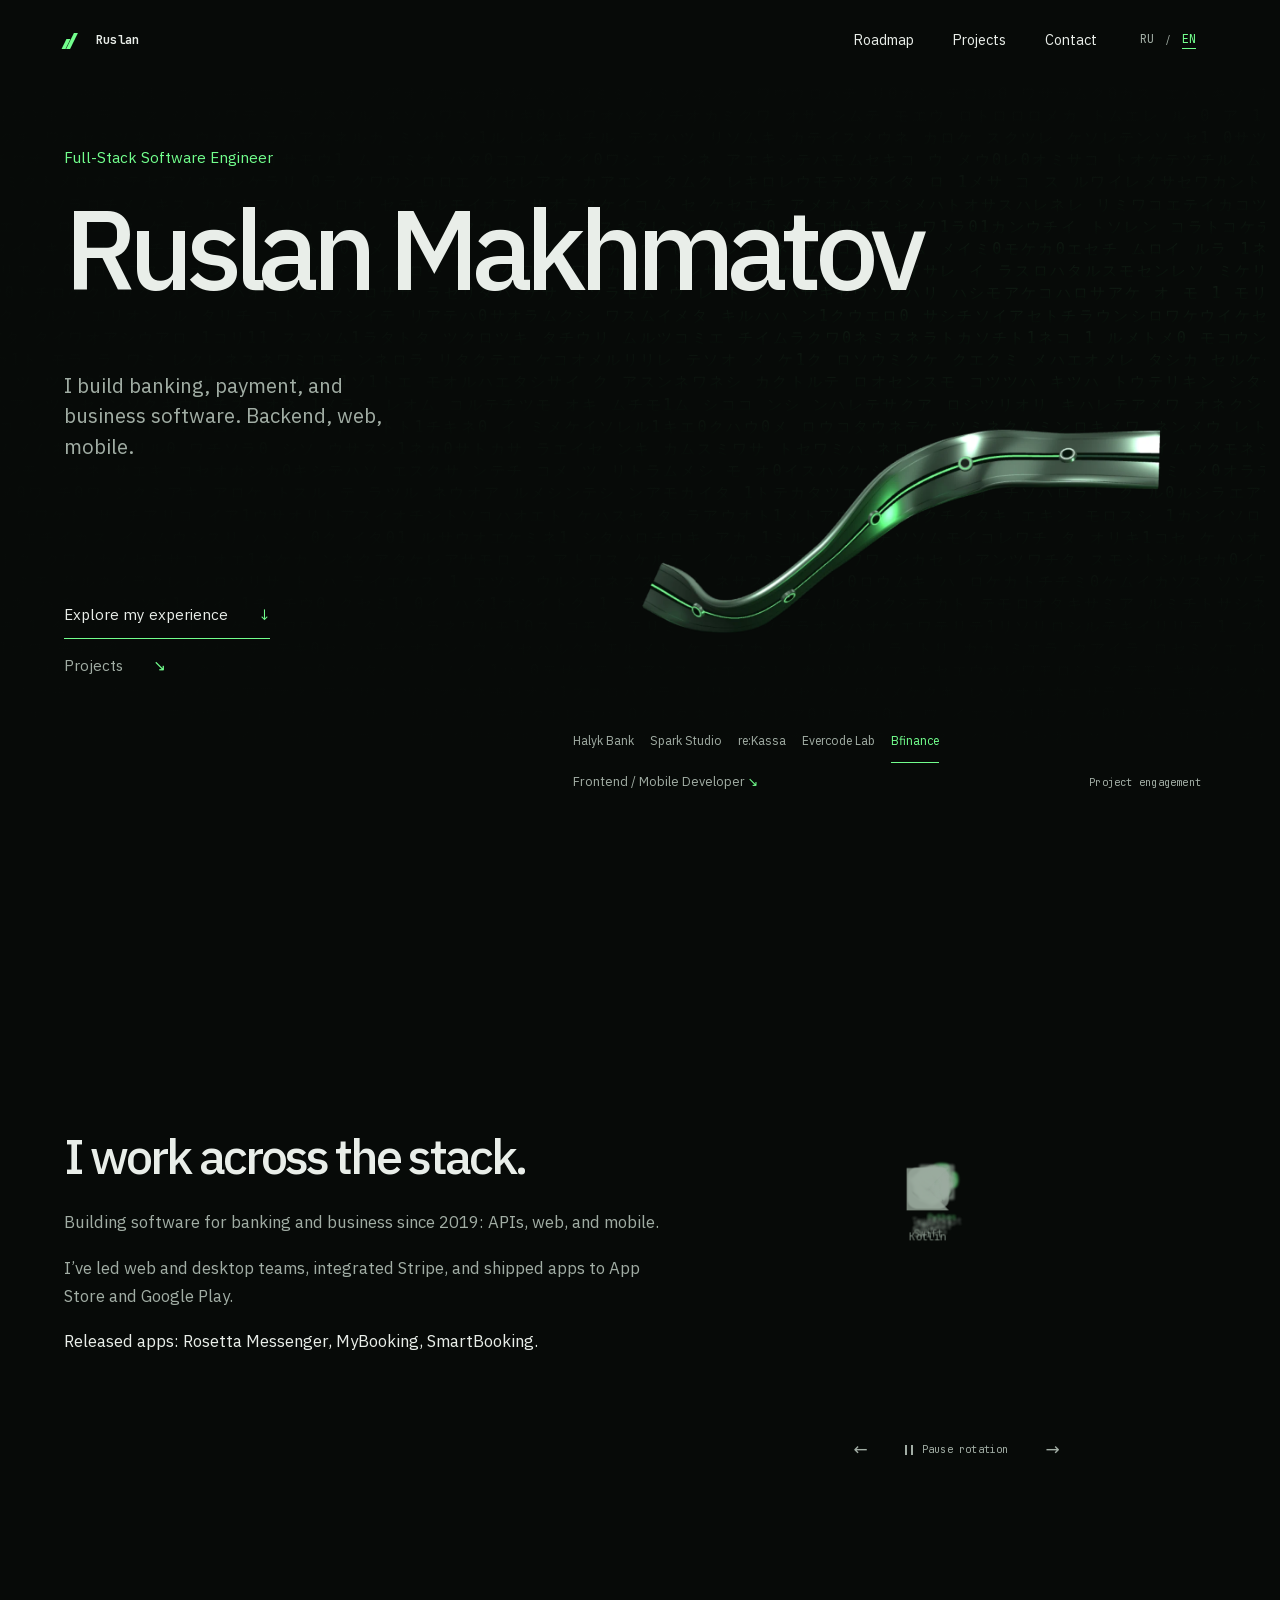
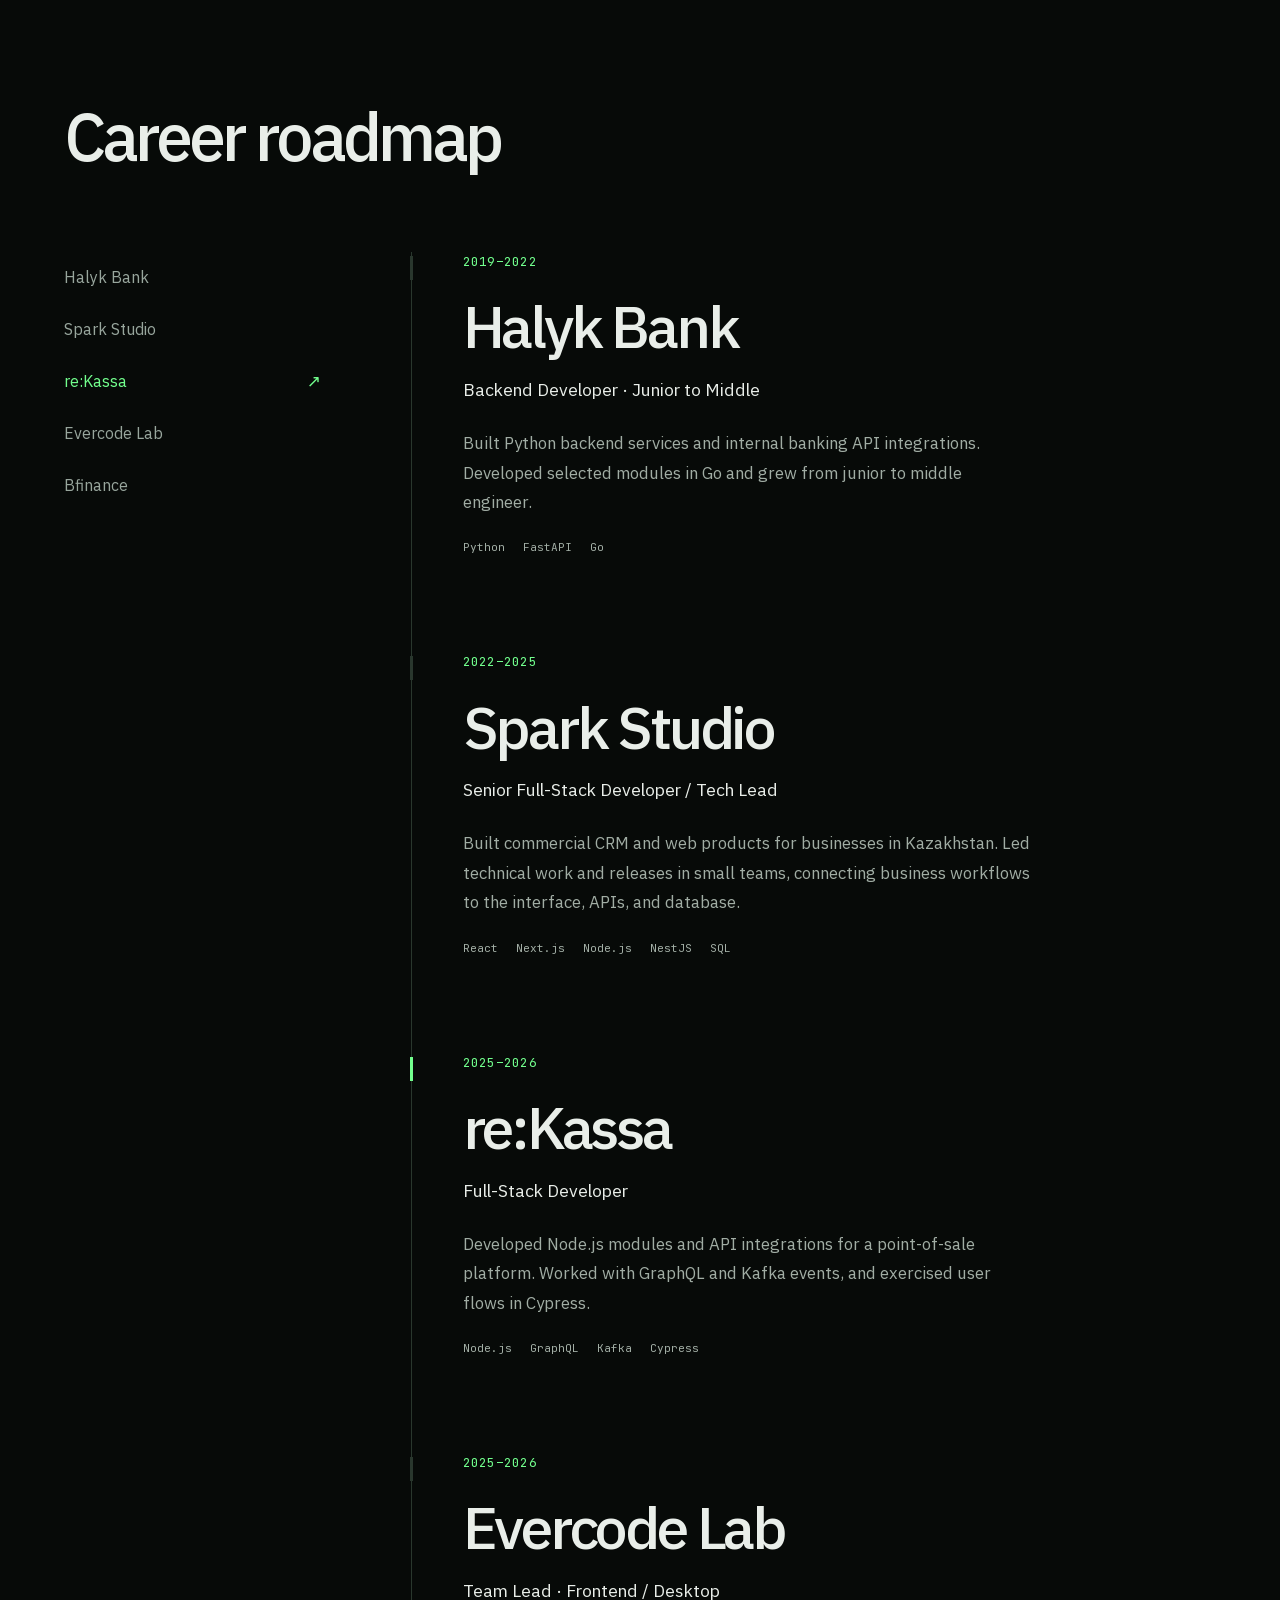
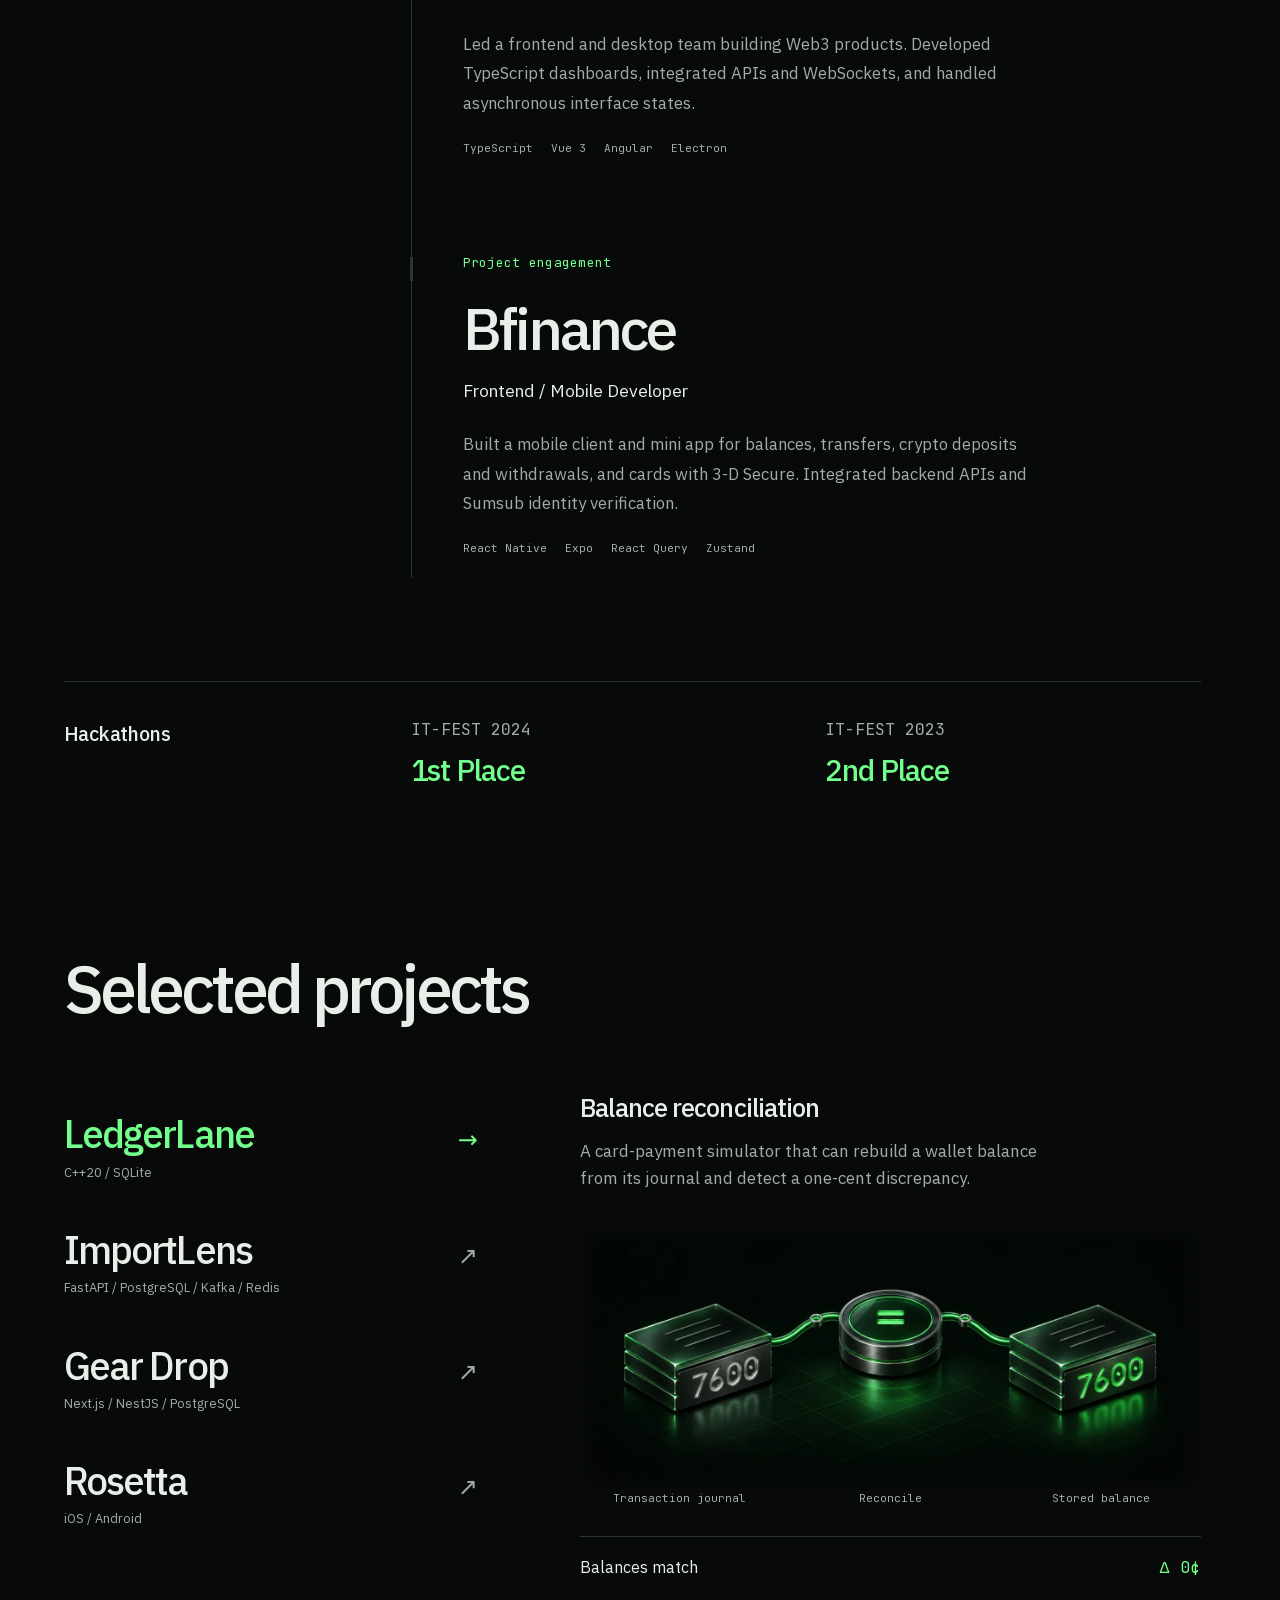
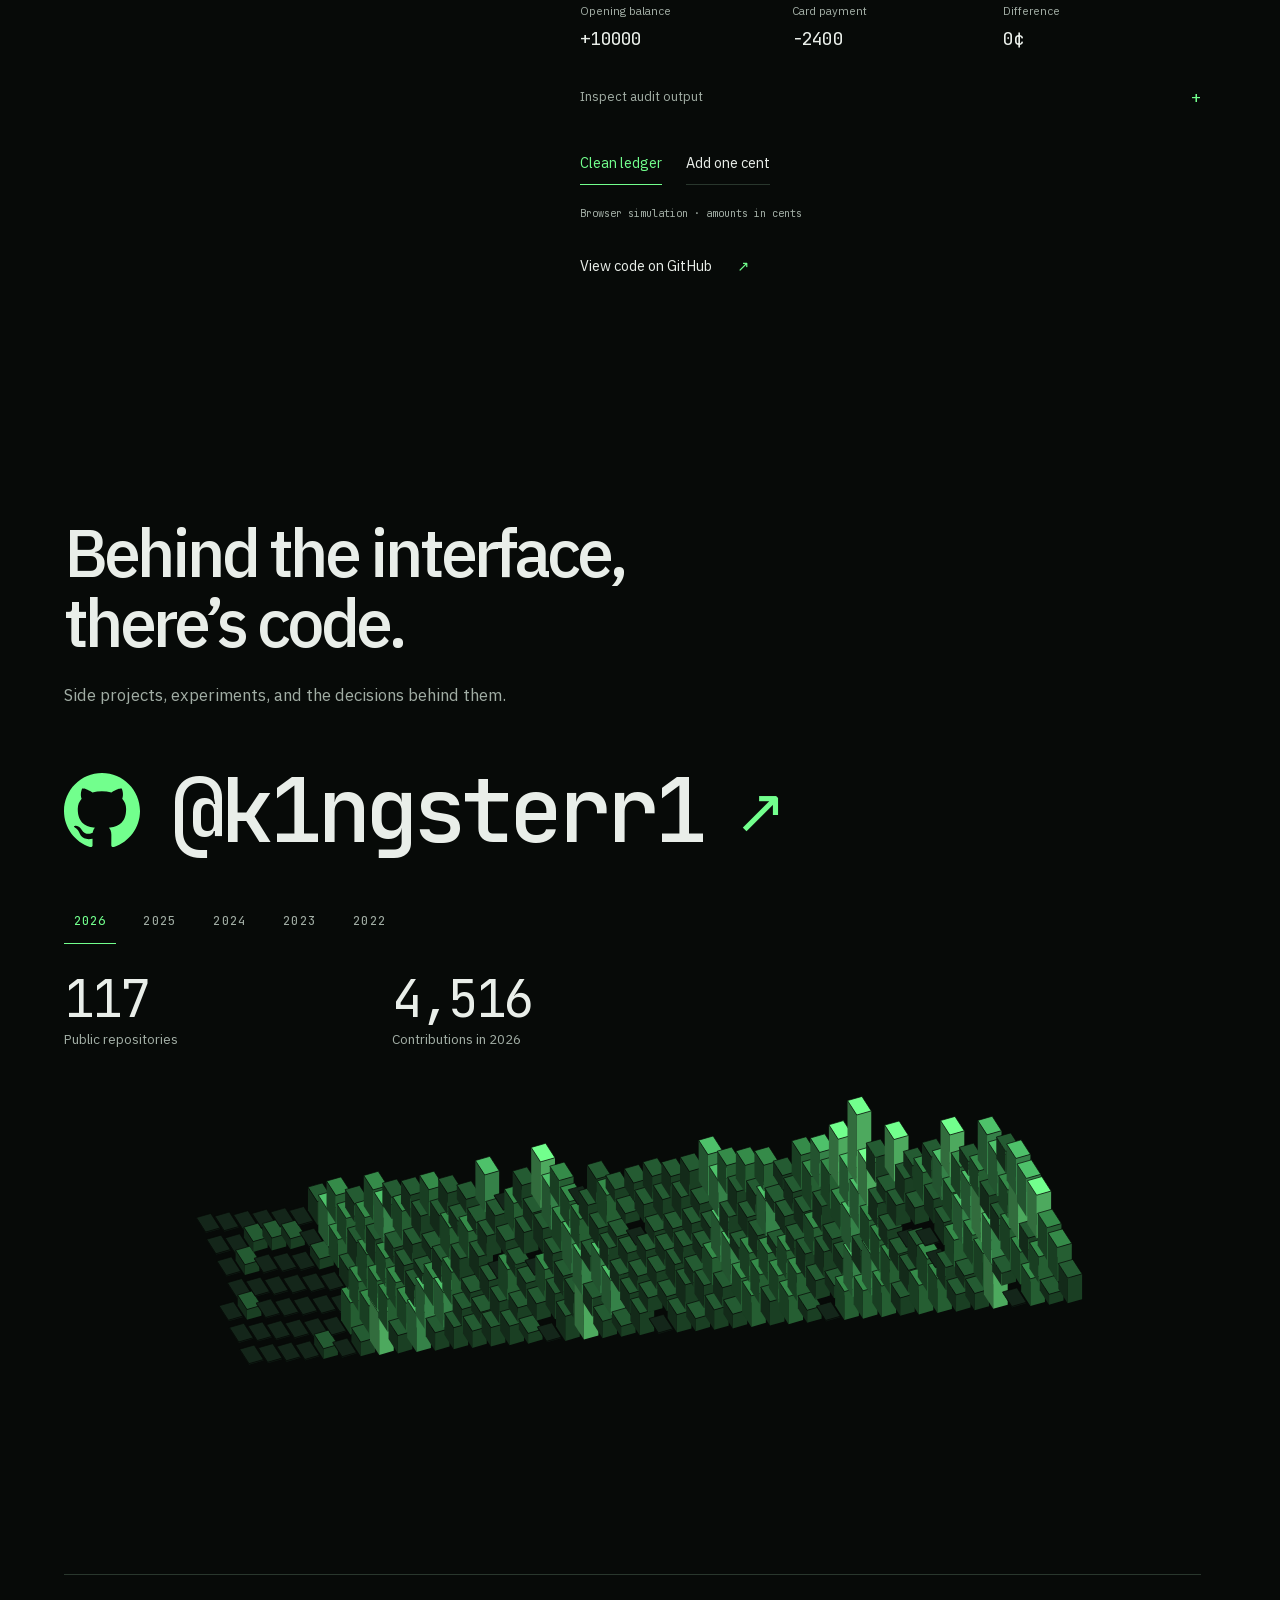
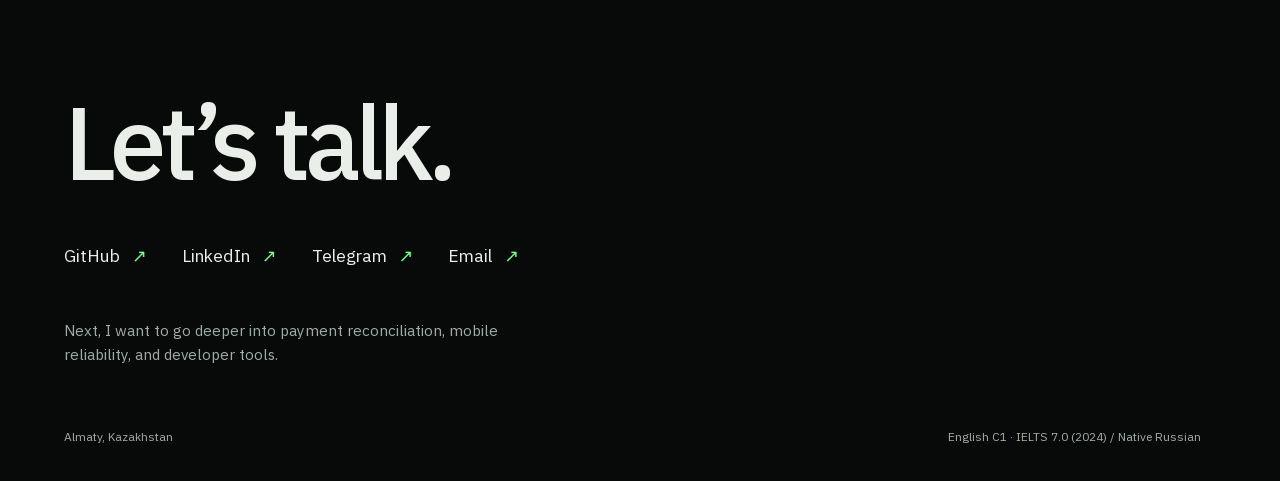
<file: index.html>
<!DOCTYPE html><html lang="en"><head><meta charSet="utf-8"/><meta name="viewport" content="width=device-width, initial-scale=1"/><link rel="stylesheet" href="/_next/static/chunks/3247b9heo_a68.css" data-precedence="next"/><link rel="preload" as="script" fetchPriority="low" href="/_next/static/chunks/0j1we3cwg31qe.js"/><script src="/_next/static/chunks/16d9m7jc71162.js" async=""></script><script src="/_next/static/chunks/23e6jep2anmtk.js" async=""></script><script src="/_next/static/chunks/turbopack-2u1d16houkiyo.js" async=""></script><script src="/_next/static/chunks/3qfy96eoyh-ek.js" async=""></script><script src="/_next/static/chunks/2mwh83vc79lly.js" async=""></script><script src="/_next/static/chunks/1rgdcrugzi156.js" async=""></script><title>Ruslan Makhmatov · Full-Stack Software Engineer</title><meta name="description" content="I build banking, payment, and business software. Backend, web, mobile."/><link rel="icon" href="/icon.svg?icon.1q4gu2441_fa_.svg" sizes="any" type="image/svg+xml"/><script>(function(){try{if(location.hash||matchMedia('(prefers-reduced-motion: reduce)').matches||sessionStorage.getItem('trace-intro-seen'))return;document.documentElement.dataset.intro='opening';setTimeout(function(){if(document.documentElement.dataset.intro){delete document.documentElement.dataset.intro;document.dispatchEvent(new Event('trace:intro-timeout'))}},6000)}catch{}})();</script><script>(function(){if(location.hash!=='#github')return;var image=document.createElement('link');image.rel='preload';image.as='image';image.href="/github/activity-2026.svg";image.fetchPriority='high';document.head.appendChild(image);["ibm-plex-sans-latin","jetbrains-mono-latin"].forEach(function(name){var font=document.createElement('link');font.rel='preload';font.as='font';font.type='font/woff2';font.crossOrigin='anonymous';font.href='/fonts/'+name+'.woff2';document.head.appendChild(font)})})();</script><script src="/_next/static/chunks/0cz1d0mv5g_q7.js" noModule=""></script></head><body><div hidden=""><!--$--><!--/$--></div><div class="matrix-intro" role="dialog" aria-modal="true" aria-label="Introduction"><canvas class="matrix-intro-canvas" aria-hidden="true"></canvas><div class="intro-signature mono" aria-hidden="true">01010010 01001101</div><p class="intro-title" aria-hidden="true">Ruslan<br/>Makhmatov</p><div class="intro-bottom"><p>Ruslan Makhmatov<span>Software Engineer</span></p><button type="button">Skip intro<span aria-hidden="true">↗</span></button></div></div><div class="portfolio-content"><a class="skip-link" href="#main">Skip to content</a><header class="site-header wrap"><a class="wordmark mono" href="/" aria-label="Ruslan Makhmatov"><span class="brand-mark" aria-hidden="true"></span>Ruslan</a><nav class="site-nav" aria-label="Main navigation"><a href="#roadmap">Roadmap</a><a href="#projects">Projects</a><a class="contact-nav" href="#contact">Contact</a><div class="language-switcher" role="group" aria-label="Website language"><span class="language-option"><a href="/ru/" data-path="/ru/" hrefLang="ru" lang="ru" aria-label="Русская версия">RU</a></span><span class="language-option"><span class="language-divider" aria-hidden="true">/</span><a href="/" data-path="/" hrefLang="en" lang="en" aria-label="English version" aria-current="page">EN</a></span></div></nav></header><main id="main" tabindex="-1"><section class="hero-shell" aria-labelledby="person"><div class="hero-atmosphere" aria-hidden="true"></div><div class="hero wrap"><div class="hero-intro"><p class="hero-role">Full-Stack Software Engineer</p><h1 id="person"><span>Ruslan</span> <span>Makhmatov</span></h1><p class="hero-description">I build banking, payment, and business software. Backend, web, mobile.</p><div class="hero-actions"><a class="primary-link" href="#roadmap" data-target-frame="true">Explore my experience<span aria-hidden="true">↓</span></a><a class="secondary-link" href="#projects" data-target-frame="true">Projects<span aria-hidden="true">↘</span></a></div></div><figure class="trace-figure" aria-label="Career signal"><div class="trace-window"><div class="trace-art" aria-hidden="true"></div></div><div class="trace-controls"><div class="trace-steps" role="group" aria-label="Career checkpoints"><button type="button" aria-label="Halyk Bank" aria-pressed="false"><span>Halyk Bank</span></button><button type="button" aria-label="Spark Studio" aria-pressed="false"><span>Spark Studio</span></button><button type="button" aria-label="re:Kassa" aria-pressed="false"><span>re:Kassa</span></button><button type="button" aria-label="Evercode Lab" aria-pressed="false"><span>Evercode Lab</span></button><button type="button" aria-label="Bfinance" aria-pressed="true"><span>Bfinance</span></button></div></div><figcaption class="trace-caption" aria-live="polite"><a href="#bfinance">Frontend / Mobile Developer<!-- --> <span aria-hidden="true">↘</span></a><span class="mono">Project engagement</span></figcaption></figure></div></section><section class="section about-section wrap" id="technologies" aria-labelledby="about-title"><div class="about-copy"><h2 id="about-title">I work across the stack.</h2><p>Building software for banking and business since 2019: APIs, web, and mobile.</p><p>I’ve led web and desktop teams, integrated Stripe, and shipped apps to App Store and Google Play.</p><p class="about-releases">Released apps: Rosetta Messenger, MyBooking, SmartBooking.</p></div><div class="technology-panel"><figure class="technology-showcase"><ul class="technology-orbit" aria-label="Technology navigation" aria-describedby="orbit-hint"><li><button class="technology-card" type="button" aria-pressed="true"><span class="technology-logo" aria-hidden="true" style="mask-image:url(/technologies/python.svg)"></span><span class="mono">Python</span></button></li><li><button class="technology-card" type="button" aria-pressed="false"><span class="technology-logo" aria-hidden="true" style="mask-image:url(/technologies/react.svg)"></span><span class="mono">React</span></button></li><li><button class="technology-card" type="button" aria-pressed="false"><span class="technology-logo" aria-hidden="true" style="mask-image:url(/technologies/typescript.svg)"></span><span class="mono">TypeScript</span></button></li><li><button class="technology-card" type="button" aria-pressed="false"><span class="technology-logo" aria-hidden="true" style="mask-image:url(/technologies/nextdotjs.svg)"></span><span class="mono">Next.js</span></button></li><li><button class="technology-card" type="button" aria-pressed="false"><span class="technology-logo" aria-hidden="true" style="mask-image:url(/technologies/fastapi.svg)"></span><span class="mono">FastAPI</span></button></li><li><button class="technology-card" type="button" aria-pressed="false"><span class="technology-logo" aria-hidden="true" style="mask-image:url(/technologies/cplusplus.svg)"></span><span class="mono">C++</span></button></li><li><button class="technology-card" type="button" aria-pressed="false"><span class="technology-logo" aria-hidden="true" style="mask-image:url(/technologies/nestjs.svg)"></span><span class="mono">NestJS</span></button></li><li><button class="technology-card" type="button" aria-pressed="false"><span class="technology-logo" aria-hidden="true" style="mask-image:url(/technologies/swift.svg)"></span><span class="mono">Swift</span></button></li><li><button class="technology-card" type="button" aria-pressed="false"><span class="technology-logo" aria-hidden="true" style="mask-image:url(/technologies/kotlin.svg)"></span><span class="mono">Kotlin</span></button></li></ul><figcaption class="visually-hidden" aria-live="polite"><span class="technology-name">Python</span></figcaption></figure><div class="technology-toolbar"><p class="visually-hidden" id="orbit-hint">Drag or use the arrow keys</p><div class="technology-controls" role="group" aria-label="Technology navigation"><button type="button" aria-label="Previous technology">←</button><button class="orbit-toggle mono" type="button"><span class="pause-symbol" aria-hidden="true"></span>Pause rotation</button><button type="button" aria-label="Next technology">→</button></div></div></div></section><section class="section wrap" id="roadmap" aria-labelledby="roadmap-title"><h2 id="roadmap-title">Career roadmap</h2><div class="career-experience"><nav class="career-menu" aria-label="Career checkpoints"><ol><li><a href="#halyk"><span><strong>Halyk Bank</strong></span><span class="career-menu-arrow" aria-hidden="true">↗</span></a></li><li><a href="#spark"><span><strong>Spark Studio</strong></span><span class="career-menu-arrow" aria-hidden="true">↗</span></a></li><li><a href="#rekassa"><span><strong>re:Kassa</strong></span><span class="career-menu-arrow" aria-hidden="true">↗</span></a></li><li><a href="#evercode"><span><strong>Evercode Lab</strong></span><span class="career-menu-arrow" aria-hidden="true">↗</span></a></li><li><a href="#bfinance"><span><strong>Bfinance</strong></span><span class="career-menu-arrow" aria-hidden="true">↗</span></a></li></ol></nav><ol class="career-list"><li class="career-row" id="halyk"><article class="career-entry" aria-labelledby="halyk-title"><p class="career-meta mono">2019–2022</p><header class="career-heading"><h3 id="halyk-title"><span class="career-title-base">Halyk Bank</span><span class="career-title-decode" aria-hidden="true">Halyk Bank</span></h3><p class="career-role">Backend Developer · Junior to Middle</p></header><p class="career-description">Built Python backend services and internal banking API integrations. Developed selected modules in Go and grew from junior to middle engineer.</p><ul class="career-tools mono" aria-label="Technologies"><li>Python</li><li>FastAPI</li><li>Go</li></ul></article></li><li class="career-row" id="spark"><article class="career-entry" aria-labelledby="spark-title"><p class="career-meta mono">2022–2025</p><header class="career-heading"><h3 id="spark-title"><span class="career-title-base">Spark Studio</span><span class="career-title-decode" aria-hidden="true">Spark Studio</span></h3><p class="career-role">Senior Full-Stack Developer / Tech Lead</p></header><p class="career-description">Built commercial CRM and web products for businesses in Kazakhstan. Led technical work and releases in small teams, connecting business workflows to the interface, APIs, and database.</p><ul class="career-tools mono" aria-label="Technologies"><li>React</li><li>Next.js</li><li>Node.js</li><li>NestJS</li><li>SQL</li></ul></article></li><li class="career-row" id="rekassa"><article class="career-entry" aria-labelledby="rekassa-title"><p class="career-meta mono">2025–2026</p><header class="career-heading"><h3 id="rekassa-title"><span class="career-title-base">re:Kassa</span><span class="career-title-decode" aria-hidden="true">re:Kassa</span></h3><p class="career-role">Full-Stack Developer</p></header><p class="career-description">Developed Node.js modules and API integrations for a point-of-sale platform. Worked with GraphQL and Kafka events, and exercised user flows in Cypress.</p><ul class="career-tools mono" aria-label="Technologies"><li>Node.js</li><li>GraphQL</li><li>Kafka</li><li>Cypress</li></ul></article></li><li class="career-row" id="evercode"><article class="career-entry" aria-labelledby="evercode-title"><p class="career-meta mono">2025–2026</p><header class="career-heading"><h3 id="evercode-title"><span class="career-title-base">Evercode Lab</span><span class="career-title-decode" aria-hidden="true">Evercode Lab</span></h3><p class="career-role">Team Lead · Frontend / Desktop</p></header><p class="career-description">Led a frontend and desktop team building Web3 products. Developed TypeScript dashboards, integrated APIs and WebSockets, and handled asynchronous interface states.</p><ul class="career-tools mono" aria-label="Technologies"><li>TypeScript</li><li>Vue 3</li><li>Angular</li><li>Electron</li></ul></article></li><li class="career-row" id="bfinance"><article class="career-entry" aria-labelledby="bfinance-title"><p class="career-meta mono">Project engagement</p><header class="career-heading"><h3 id="bfinance-title"><span class="career-title-base">Bfinance</span><span class="career-title-decode" aria-hidden="true">Bfinance</span></h3><p class="career-role">Frontend / Mobile Developer</p></header><p class="career-description">Built a mobile client and mini app for balances, transfers, crypto deposits and withdrawals, and cards with 3-D Secure. Integrated backend APIs and Sumsub identity verification.</p><ul class="career-tools mono" aria-label="Technologies"><li>React Native</li><li>Expo</li><li>React Query</li><li>Zustand</li></ul></article></li></ol></div><section class="career-hackathons" id="hackathons" aria-labelledby="hackathons-title"><h3 id="hackathons-title">Hackathons</h3><ol class="hackathon-list"><li><h4>IT-FEST<!-- --> <time dateTime="2024">2024</time></h4><p class="hackathon-result">1st Place</p></li><li><h4>IT-FEST<!-- --> <time dateTime="2023">2023</time></h4><p class="hackathon-result">2nd Place</p></li></ol></section></section><section class="section wrap" id="projects" aria-labelledby="projects-title"><h2 id="projects-title">Selected projects</h2><div class="project-index"><fieldset class="work-picker"><legend class="visually-hidden">Choose a project</legend><div class="work-choice"><input class="visually-hidden work-input" type="radio" id="work-select-ledgerlane" aria-label="LedgerLane" aria-controls="work-case-ledgerlane" name="selected-work" checked="" value="ledgerlane"/><label class="work-label" for="work-select-ledgerlane" data-target-frame="true"><span class="work-name">LedgerLane</span><span class="work-direction" aria-hidden="true"></span><span class="work-stack">C++20 / SQLite</span></label></div><div class="work-choice"><input class="visually-hidden work-input" type="radio" id="work-select-importlens" aria-label="ImportLens" aria-controls="work-case-importlens" name="selected-work" value="importlens"/><label class="work-label" for="work-select-importlens" data-target-frame="true"><span class="work-name">ImportLens</span><span class="work-direction" aria-hidden="true"></span><span class="work-stack">FastAPI / PostgreSQL / Kafka / Redis</span></label></div><div class="work-choice"><input class="visually-hidden work-input" type="radio" id="work-select-gear-drop" aria-label="Gear Drop" aria-controls="work-case-gear-drop" name="selected-work" value="gear-drop"/><label class="work-label" for="work-select-gear-drop" data-target-frame="true"><span class="work-name">Gear Drop</span><span class="work-direction" aria-hidden="true"></span><span class="work-stack">Next.js / NestJS / PostgreSQL</span></label></div><div class="work-choice"><input class="visually-hidden work-input" type="radio" id="work-select-rosetta" aria-label="Rosetta" aria-controls="work-case-rosetta" name="selected-work" value="rosetta"/><label class="work-label" for="work-select-rosetta" data-target-frame="true"><span class="work-name">Rosetta</span><span class="work-direction" aria-hidden="true"></span><span class="work-stack">iOS / Android</span></label></div></fieldset><div class="work-stage"><section class="work-panel" data-project="ledgerlane" id="work-case-ledgerlane" aria-labelledby="work-title-ledgerlane"><header class="work-panel-heading"><h3 id="work-title-ledgerlane">Balance reconciliation</h3><p>A card-payment simulator that can rebuild a wallet balance from its journal and detect a one-cent discrepancy.</p></header><div class="audit" data-drift="false"><div class="demo-infographic"><div class="project-artwork" aria-hidden="true"><img src="/projects/infographics/ledger-clean.webp" width="1440" height="600" loading="lazy" decoding="async" alt=""/></div><div class="diagram-steps mono" aria-hidden="true"><span>Transaction journal</span><span>Reconcile</span><span>Stored balance</span></div></div><div class="audit-body"><div aria-live="polite" aria-atomic="true"><div class="demo-result"><p class="audit-status">Balances match</p><span class="demo-delta mono">Δ <!-- -->0<!-- -->¢</span></div><dl class="audit-values visually-hidden"><div><dt>From journal / cents</dt><dd>7600</dd></div><div><dt>Stored / cents</dt><dd>7600</dd></div></dl></div><dl class="ledger-equation"><div><dt>Opening balance</dt><dd>+<!-- -->10000</dd></div><div><dt>Card payment</dt><dd>−<!-- -->2400</dd></div><div><dt>Difference</dt><dd>0<!-- -->¢</dd></div></dl><details class="demo-output"><summary>Inspect audit output<span aria-hidden="true">+</span></summary><pre lang="en"><code>$ ledgerlane demo.sqlite3 audit
Audit issues: 0 · Exit code: 0</code></pre></details><div class="audit-actions" role="group" aria-label="Audit scenario"><button type="button" aria-pressed="true">Clean ledger</button><button type="button" aria-pressed="false">Add one cent</button></div><p class="demo-note">Browser simulation · amounts in cents</p></div></div><div class="work-links"><a href="https://github.com/k1ngsterr1/ledgerlane" data-target-frame="true">View code on GitHub<span aria-hidden="true">↗</span></a></div></section><section class="work-panel" data-project="importlens" id="work-case-importlens" aria-labelledby="work-title-importlens"><header class="work-panel-heading"><h3 id="work-title-importlens">Reversible imports</h3><p>Preview a supplier price list, apply the reviewed catalog revision, and roll it back when necessary.</p></header><div class="experiment catalog-demo" data-stage="preview"><div class="demo-infographic"><div class="project-artwork" aria-hidden="true"><img src="/projects/infographics/catalog-preview.webp" width="1440" height="600" loading="lazy" decoding="async" alt=""/></div><div class="diagram-steps mono" aria-hidden="true"><span>Price list</span><span>Review changes</span><span>Catalog revisions</span></div></div><div class="demo-result"><p class="experiment-result" aria-live="polite">Changes have not been applied.</p><span class="catalog-version mono">v<!-- -->01</span></div><table class="catalog-example"><thead><tr><th>SKU</th><th>Catalog</th><th>Price list</th></tr></thead><tbody><tr><th scope="row">KB-42</th><td>12900</td><td class="catalog-next"><span>13400</span><small>+500</small></td></tr><tr><th scope="row">MS-07</th><td>8400</td><td class="catalog-next"><span>7900</span><small>-500</small></td></tr></tbody></table><div class="experiment-actions"><button type="button">Apply revision<span aria-hidden="true">↗</span></button><button type="button" disabled="">Roll back<span aria-hidden="true">↶</span></button></div><p class="demo-note">Local model · sample data</p></div><div class="work-links"><a href="https://github.com/k1ngsterr1/importlens" data-target-frame="true">View code on GitHub<span aria-hidden="true">↗</span></a></div></section><section class="work-panel" data-project="gear-drop" id="work-case-gear-drop" aria-labelledby="work-title-gear-drop"><header class="work-panel-heading"><h3 id="work-title-gear-drop">The last item</h3><p>A storefront with typed checkout. Two shoppers can race for the last item, and only one order succeeds.</p></header><div class="experiment stock-demo" data-completed="false"><div class="demo-infographic"><div class="project-artwork" aria-hidden="true"><img src="/projects/infographics/stock-ready.webp" width="1440" height="600" loading="lazy" decoding="async" alt=""/></div><div class="diagram-steps mono" aria-hidden="true"><span>Two shoppers</span><span>One item</span><span>One reservation</span></div></div><div class="demo-result"><p>Two requests for the last item.</p><p class="stock-count"><strong>1</strong><span>item in stock</span></p></div><div class="reservation-results" aria-live="polite"><p data-result="idle"><span class="request-identifier" aria-hidden="true">A</span><span class="reservation-label"><span>Request<!-- --> <!-- -->A</span><strong>Ready to run</strong></span></p><p data-result="idle"><span class="request-identifier" aria-hidden="true">B</span><span class="reservation-label"><span>Request<!-- --> <!-- -->B</span><strong>Ready to run</strong></span></p></div><div class="experiment-actions"><button type="button">Run requests<span aria-hidden="true">↗</span></button><button type="button" disabled="">Reset<span aria-hidden="true">↶</span></button></div><p class="demo-note">Local model of sequential reservation</p></div><div class="work-links"><a href="https://github.com/k1ngsterr1/gear-drop" data-target-frame="true">View code on GitHub<span aria-hidden="true">↗</span></a></div></section><section class="work-panel" data-project="rosetta" id="work-case-rosetta" aria-labelledby="work-title-rosetta"><header class="work-panel-heading"><h3 id="work-title-rosetta">Messenger for iOS and Android</h3><p>A private messenger for iOS and Android, with messaging, media sharing, and voice calls.</p><div class="work-links store-links"><a href="https://apps.apple.com/kz/app/rosetta-messenger/id6760127896" data-target-frame="true">App Store<span aria-hidden="true">↗</span></a><a href="https://play.google.com/store/apps/details?id=com.rosetta.messenger" data-target-frame="true">Google Play<span aria-hidden="true">↗</span></a></div></header><div class="rosetta-project"><div class="rosetta-contribution"><img src="/projects/rosetta-icon.webp" alt="" width="48" height="48" loading="lazy" decoding="async"/><p><strong>My contribution</strong><span>Publishing and updating mobile releases in both stores.</span></p></div><figure class="rosetta-cover" aria-label="Rosetta 3D cover with a sculptural R in a binary stream"><img class="rosetta-cover-flat" src="/projects/rosetta-cover.webp" alt="" width="1280" height="800" loading="lazy" decoding="async"/><div class="rosetta-cover-stage" aria-hidden="true"><img class="rosetta-cover-back" src="/projects/rosetta-depth-background.webp" alt="" width="1280" height="800" loading="lazy" decoding="async"/><div class="rosetta-cover-emblem rosetta-cover-shadow"><img src="/projects/rosetta-emblem.webp" alt="" width="1280" height="800" loading="lazy" decoding="async"/></div><div class="rosetta-cover-emblem"><img src="/projects/rosetta-emblem.webp" alt="" width="1280" height="800" loading="lazy" decoding="async"/></div><div class="rosetta-cover-light"><div class="rosetta-cover-beam"></div></div><span class="rosetta-cover-title">Rosetta</span></div><figcaption>Rosetta</figcaption></figure></div></section></div></div></section><section class="section github-section wrap" id="github" aria-labelledby="github-title"><h2 id="github-title">Behind the interface, there’s code.</h2><p class="github-intro">Side projects, experiments, and the decisions behind them.</p><a class="github-profile" href="https://github.com/k1ngsterr1" aria-label="Open k1ngsterr1 on GitHub" data-target-frame="true"><span class="github-mark" aria-hidden="true"></span><span>@<!-- -->k1ngsterr1</span><span class="github-profile-arrow" aria-hidden="true">↗</span></a><div class="github-history"><style>.github-history:has(#github-year-2026:checked) [data-period]:not([data-period="2026"]){display:none}.github-history:has(#github-year-2025:checked) [data-period]:not([data-period="2025"]){display:none}.github-history:has(#github-year-2024:checked) [data-period]:not([data-period="2024"]){display:none}.github-history:has(#github-year-2023:checked) [data-period]:not([data-period="2023"]){display:none}.github-history:has(#github-year-2022:checked) [data-period]:not([data-period="2022"]){display:none}</style><fieldset class="github-years mono"><legend class="visually-hidden">Choose activity year</legend><label class="github-year"><input class="visually-hidden" type="radio" id="github-year-2026" name="github-period" checked="" value="2026"/><span>2026</span></label><label class="github-year"><input class="visually-hidden" type="radio" id="github-year-2025" name="github-period" value="2025"/><span>2025</span></label><label class="github-year"><input class="visually-hidden" type="radio" id="github-year-2024" name="github-period" value="2024"/><span>2024</span></label><label class="github-year"><input class="visually-hidden" type="radio" id="github-year-2023" name="github-period" value="2023"/><span>2023</span></label><label class="github-year"><input class="visually-hidden" type="radio" id="github-year-2022" name="github-period" value="2022"/><span>2022</span></label></fieldset><dl class="github-stats"><div><dt>Public repositories</dt><dd>117</dd></div><div data-period="2026"><dt>Contributions in<!-- --> <!-- -->2026</dt><dd>4,516</dd></div><div data-period="2025"><dt>Contributions in<!-- --> <!-- -->2025</dt><dd>9,654</dd></div><div data-period="2024"><dt>Contributions in<!-- --> <!-- -->2024</dt><dd>3,168</dd></div><div data-period="2023"><dt>Contributions in<!-- --> <!-- -->2023</dt><dd>1,317</dd></div><div data-period="2022"><dt>Contributions in<!-- --> <!-- -->2022</dt><dd>121</dd></div></dl><figure class="github-activity" aria-label="GitHub contribution activity"><div class="github-terrain-view"><div class="github-terrain-mount" role="group" aria-label="GitHub activity" aria-describedby="github-terrain-hint github-day-detail" tabindex="-1"><img class="github-terrain" data-period="2026" src="/github/activity-2026.svg" width="1100" height="330" loading="lazy" decoding="async" alt=""/><img class="github-terrain" data-period="2025" src="/github/activity-2025.svg" width="1100" height="330" loading="lazy" decoding="async" alt=""/><img class="github-terrain" data-period="2024" src="/github/activity-2024.svg" width="1100" height="330" loading="lazy" decoding="async" alt=""/><img class="github-terrain" data-period="2023" src="/github/activity-2023.svg" width="1100" height="330" loading="lazy" decoding="async" alt=""/><img class="github-terrain" data-period="2022" src="/github/activity-2022.svg" width="1100" height="330" loading="lazy" decoding="async" alt=""/></div><p id="github-terrain-hint" class="visually-hidden">Arrow keys select a day. Home and End select the first and last day. Escape clears the selection.<!-- --> </p><output id="github-day-detail" class="github-day-detail mono" hidden="" aria-live="polite" aria-atomic="true"></output><div class="github-scene-controls" role="group" aria-label="GitHub activity" aria-hidden="true" data-ready="false"><button type="button" aria-label="Rotate left">←</button><button type="button" aria-label="Reset view">↺</button><button type="button" aria-label="Rotate right">→</button></div></div><figcaption class="visually-hidden">GitHub snapshot<!-- --> <time dateTime="2026-11-07">Nov 7, 2026</time></figcaption></figure><div class="visually-hidden" data-period="2026"><p>Jan 1, 2026<!-- --> – <!-- -->Nov 7, 2026</p><dl aria-label="Monthly contributions"><div><dt>Jan 2026</dt><dd>6</dd></div><div><dt>Feb 2026</dt><dd>330</dd></div><div><dt>Mar 2026</dt><dd>479</dd></div><div><dt>Apr 2026</dt><dd>240</dd></div><div><dt>May 2026</dt><dd>608</dd></div><div><dt>Jun 2026</dt><dd>182</dd></div><div><dt>Jul 2026</dt><dd>524</dd></div><div><dt>Aug 2026</dt><dd>560</dd></div><div><dt>Sep 2026</dt><dd>607</dd></div><div><dt>Oct 2026</dt><dd>768</dd></div><div><dt>Nov 2026</dt><dd>212</dd></div></dl></div><div class="visually-hidden" data-period="2025"><p>Jan 1, 2025<!-- --> – <!-- -->Dec 31, 2025</p><dl aria-label="Monthly contributions"><div><dt>Jan 2025</dt><dd>395</dd></div><div><dt>Feb 2025</dt><dd>216</dd></div><div><dt>Mar 2025</dt><dd>519</dd></div><div><dt>Apr 2025</dt><dd>735</dd></div><div><dt>May 2025</dt><dd>1,191</dd></div><div><dt>Jun 2025</dt><dd>1,242</dd></div><div><dt>Jul 2025</dt><dd>600</dd></div><div><dt>Aug 2025</dt><dd>1,990</dd></div><div><dt>Sep 2025</dt><dd>2,185</dd></div><div><dt>Oct 2025</dt><dd>445</dd></div><div><dt>Nov 2025</dt><dd>93</dd></div><div><dt>Dec 2025</dt><dd>43</dd></div></dl></div><div class="visually-hidden" data-period="2024"><p>Jan 1, 2024<!-- --> – <!-- -->Dec 31, 2024</p><dl aria-label="Monthly contributions"><div><dt>Jan 2024</dt><dd>268</dd></div><div><dt>Feb 2024</dt><dd>192</dd></div><div><dt>Mar 2024</dt><dd>457</dd></div><div><dt>Apr 2024</dt><dd>352</dd></div><div><dt>May 2024</dt><dd>118</dd></div><div><dt>Jun 2024</dt><dd>503</dd></div><div><dt>Jul 2024</dt><dd>333</dd></div><div><dt>Aug 2024</dt><dd>70</dd></div><div><dt>Sep 2024</dt><dd>150</dd></div><div><dt>Oct 2024</dt><dd>292</dd></div><div><dt>Nov 2024</dt><dd>200</dd></div><div><dt>Dec 2024</dt><dd>233</dd></div></dl></div><div class="visually-hidden" data-period="2023"><p>Jan 1, 2023<!-- --> – <!-- -->Dec 31, 2023</p><dl aria-label="Monthly contributions"><div><dt>Jan 2023</dt><dd>2</dd></div><div><dt>Feb 2023</dt><dd>9</dd></div><div><dt>Mar 2023</dt><dd>40</dd></div><div><dt>Apr 2023</dt><dd>107</dd></div><div><dt>May 2023</dt><dd>86</dd></div><div><dt>Jun 2023</dt><dd>35</dd></div><div><dt>Jul 2023</dt><dd>98</dd></div><div><dt>Aug 2023</dt><dd>101</dd></div><div><dt>Sep 2023</dt><dd>127</dd></div><div><dt>Oct 2023</dt><dd>266</dd></div><div><dt>Nov 2023</dt><dd>265</dd></div><div><dt>Dec 2023</dt><dd>181</dd></div></dl></div><div class="visually-hidden" data-period="2022"><p>Jan 1, 2022<!-- --> – <!-- -->Dec 31, 2022</p><dl aria-label="Monthly contributions"><div><dt>Jan 2022</dt><dd>0</dd></div><div><dt>Feb 2022</dt><dd>0</dd></div><div><dt>Mar 2022</dt><dd>0</dd></div><div><dt>Apr 2022</dt><dd>1</dd></div><div><dt>May 2022</dt><dd>0</dd></div><div><dt>Jun 2022</dt><dd>38</dd></div><div><dt>Jul 2022</dt><dd>58</dd></div><div><dt>Aug 2022</dt><dd>24</dd></div><div><dt>Sep 2022</dt><dd>0</dd></div><div><dt>Oct 2022</dt><dd>0</dd></div><div><dt>Nov 2022</dt><dd>0</dd></div><div><dt>Dec 2022</dt><dd>0</dd></div></dl></div></div></section></main><footer class="section wrap site-footer" id="contact"><h2>Let’s talk.</h2><ul class="contact-links"><li><a href="https://github.com/k1ngsterr1" data-target-frame="true">GitHub<!-- --> <span aria-hidden="true">↗</span></a></li><li><a href="https://www.linkedin.com/in/mr-spark/" data-target-frame="true">LinkedIn<!-- --> <span aria-hidden="true">↗</span></a></li><li><a href="https://t.me/r_makhmatov" data-target-frame="true">Telegram<!-- --> <span aria-hidden="true">↗</span></a></li><li><a href="mailto:ruslanmakhmatov@gmail.com" data-target-frame="true">Email<!-- --> <span aria-hidden="true">↗</span></a></li></ul><p class="footer-next">Next, I want to go deeper into payment reconciliation, mobile reliability, and developer tools.</p><div class="footer-line"><span>Almaty, Kazakhstan</span><span>English C1 · IELTS 7.0 (2024) / Native Russian</span></div></footer></div><!--$--><!--/$--><script id="_R_">(globalThis["TURBOPACK"] || (globalThis["TURBOPACK"] = [])).push({"otherChunks":["static/chunks/0j1we3cwg31qe.js","static/chunks/16d9m7jc71162.js","static/chunks/23e6jep2anmtk.js"],"runtimeModuleIds":[94553]});</script><script src="/_next/static/chunks/0j1we3cwg31qe.js" async=""></script><script>(self.__next_f=self.__next_f||[]).push([0])</script><script>self.__next_f.push([1,"1:\"$Sreact.fragment\"\n2:\"/_next/static/chunks/3qfy96eoyh-ek.js\"\n3:I[39756,[\"$2\"],\"default\"]\n4:I[37457,[\"$2\"],\"default\"]\n8:\"/_next/static/chunks/2mwh83vc79lly.js\"\n9:\"/_next/static/chunks/1rgdcrugzi156.js\"\na:I[63565,[\"$8\",\"$9\"],\"MatrixIntro\"]\n11:\"ViewportBoundary\"\n12:I[97367,[\"$2\"],\"$11\"]\n14:\"MetadataBoundary\"\n15:I[97367,[\"$2\"],\"$14\"]\n16:\"$Sreact.suspense\"\n18:I[68027,[],\"default\",1]\n:HL[\"/_next/static/chunks/3247b9heo_a68.css\",\"style\"]\n5:X\n7:[[\"children\",{\"s\":\"__PAGE__\",\"h\":512,\"d\":{\"r\":[\"$\",\"$1\",\"c\",{\"children\":[[[\"$\",\"$La\",null,{\"locale\":\"en\"}],[\"$\",\"div\",null,{\"className\":\"portfolio-content\",\"children\":[[\"$\",\"a\",null,{\"className\":\"skip-link\",\"href\":\"#main\",\"children\":\"Skip to content\"}],[\"$\",\"header\",null,{\"className\":\"site-header wrap\",\"children\":[[\"$\",\"a\",null,{\"className\":\"wordmark mono\",\"href\":\"/\",\"aria-label\":\"Ruslan Makhmatov\",\"children\":[[\"$\",\"span\",null,{\"className\":\"brand-mark\",\"aria-hidden\":\"true\"}],\"Ruslan\"]}],[\"$\",\"nav\",null,{\"className\":\"site-nav\",\"aria-label\":\"Main navigation\",\"children\":[[\"$\",\"a\",null,{\"href\":\"#roadmap\",\"children\":\"Roadmap\"}],[\"$\",\"a\",null,{\"href\":\"#projects\",\"children\":\"Projects\"}],[\"$\",\"a\",null,{\"className\":\"contact-nav\",\"href\":\"#contact\",\"children\":\"Contact\"}],\"$Lb\"]}]]}],\"$Lc\",\"$Ld\"]}]],[\"$Le\",\"$Lf\"],\"$L10\"]}],\"p\":false,\"v\":null}}]]\n6:[[\"children\",{\"s\":\"(en)\",\"h\":528,\"d\":{\"r\":[\"$\",\"$1\",\"c\",{\"children\":[[[\"$\",\"link\",\"0\",{\"rel\":\"stylesheet\",\"href\":\"/_next/static/chunks/3247b9heo_a68.css\",\"precedence\":\"next\",\"crossOrigin\":\"$undefined\",\"nonce\":\"$undefined\"}]],[\"$\",\"html\",null,{\"lang\":\"en\",\"suppressHydrationWarning\":true,\"children\":[[\"$\",\"head\",null,{\"children\":[[\"$\",\"script\",null,{\"dangerouslySetInnerHTML\":{\"__html\":\"(function(){try{if(location.hash||matchMedia('(prefers-reduced-motion: reduce)').matches||sessionStorage.getItem('trace-intro-seen'))return;document.documentElement.dataset.intro='opening';setTimeout(function(){if(document.documentElement.dataset.intro){delete document.documentElement.dataset.intro;document.dispatchEvent(new Event('trace:intro-timeout'))}},6000)}catch{}})();\"}}],[\"$\",\"script\",null,{\"dangerouslySetInnerHTML\":{\"__html\":\"(function(){if(location.hash!=='#github')return;var image=document.createElement('link');image.rel='preload';image.as='image';image.href=\\\"/github/activity-2026.svg\\\";image.fetchPriority='high';document.head.appendChild(image);[\\\"ibm-plex-sans-latin\\\",\\\"jetbrains-mono-latin\\\"].forEach(function(name){var font=document.createElement('link');font.rel='preload';font.as='font';font.type='font/woff2';font.crossOrigin='anonymous';font.href='/fonts/'+name+'.woff2';document.head.appendChild(font)})})();\"}}]]}],[\"$\",\"body\",null,{\"children\":[\"$\",\"$L3\",null,{\"parallelRouterKey\":\"children\",\"error\":\"$undefined\",\"errorStyles\":\"$undefined\",\"errorScripts\":\"$undefined\",\"template\":[\"$\",\"$L4\",null,{}],\"templateStyles\":\"$undefined\",\"templateScripts\":\"$undefined\",\"notFound\":[[[\"$\",\"title\",null,{\"children\":\"404: This page could not be found.\"}],[\"$\",\"div\",null,{\"style\":\"$0:t:t:d:r:props:children:1:props:notFound:0:1:props:style\",\"children\":[\"$\",\"div\",null,{\"children\":[[\"$\",\"style\",null,{\"dangerouslySetInnerHTML\":{\"__html\":\"body{color:#000;background:#fff;margin:0}.next-error-h1{border-right:1px solid rgba(0,0,0,.3)}@media (prefers-color-scheme:dark){body{color:#fff;background:#000}.next-error-h1{border-right:1px solid rgba(255,255,255,.3)}}\"}}],[\"$\",\"h1\",null,{\"className\":\"next-error-h1\",\"style\":\"$0:t:t:d:r:props:children:1:props:notFound:0:1:props:children:props:children:1:props:style\",\"children\":404}],[\"$\",\"div\",null,{\"style\":\"$0:t:t:d:r:props:children:1:props:notFound:0:1:props:children:props:children:2:props:style\",\"children\":[\"$\",\"h2\",null,{\"style\":\"$0:t:t:d:r:props:children:1:props:notFound:0:1:props:children:props:children:2:props:children:props:style\",\"children\":\"This page could not be found.\"}]}]]}]}]],[]],\"forbidden\":\"$undefined\",\"unauthorized\":\"$undefined\"}]}]]}]]}],\"p\":false,\"v\":null},\"c\":\"$Q7\"}]]\n0:{\"P\":null,\"c\":[\"\",\"\"],\"q\":\"\",\"i\":false,\"t\":{\"t\":{\"s\":\"\",\"h\":528,\"d\":{\"r\":[\"$\",\"$1\",\"c\",{\"children\":[null,[\"$\",\"$L3\",null,{\"parallelRouterKey\":\"children\",\"error\":\"$undefined\",\"errorStyles\":\"$undefined\",\"errorScripts\":\"$undefined\",\"template\":[\"$\",\"$L4\",null,{}],\"templateStyles\":\"$undefined\",\"templateScripts\":\"$undefined\",\"notFound\":[[[\"$\",\"title\",null,{\"children\":\"404: This page could not be found.\"}],[\"$\",\"div\",null,{\"style\":{\"fontFamily\":\"system-ui,\\\"Segoe UI\\\",Roboto,Helvetica,Arial,sans-serif,\\\"Apple Color Emoji\\\",\\\"Segoe UI Emoji\\\"\",\"height\":\"100vh\",\"textAlign\":\"center\",\"display\":\"flex\",\"flexDirection\":\"column\",\"alignItems\":\"center\",\"justifyContent\":\"center\"},\"children\":[\"$\",\"div\",null,{\"children\":[[\"$\",\"style\",null,{\"dangerouslySetInnerHTML\":{\"__html\":\"body{color:#000;background:#fff;margin:0}.next-error-h1{border-right:1px solid rgba(0,0,0,.3)}@media (prefers-color-scheme:dark){body{color:#fff;background:#000}.next-error-h1{border-right:1px solid rgba(255,255,255,.3)}}\"}}],[\"$\",\"h1\",null,{\"className\":\"next-error-h1\",\"style\":{\"display\":\"inline-block\",\"margin\":\"0 20px 0 0\",\"padding\":\"0 23px 0 0\",\"fontSize\":24,\"fontWeight\":500,\"verticalAlign\":\"top\",\"lineHeight\":\"49px\"},\"children\":404}],[\"$\",\"div\",null,{\"style\":{\"display\":\"inline-block\"},\"children\":[\"$\",\"h2\",null,{\"style\":{\"fontSize\":14,\"fontWeight\":400,\"lineHeight\":\"49px\",\"margin\":0},\"children\":\"This page could not be found.\"}]}]]}]}]],[]],\"forbidden\":\"$undefined\",\"unauthorized\":\"$undefined\"}]]}],\"p\":false,\"v\":\"$5\"},\"c\":\"$Q6\"},\"h\":{\"r\":[\"$\",\"$1\",\"h\",{\"children\":[null,[\"$\",\"$L12\",null,{\"children\":\"$L13\"}],[\"$\",\"$L15\",null,{\"children\":[[\"$\",\"div\",null,{\"hidden\":true,\"children\":[\"$\",\"$16\",null,{\"name\":\"Next.Metadata\",\"children\":\"$L17\"}]}],null]}],null]}],\"p\":false,\"v\":null}},\"m\":\"$undefined\",\"G\":[\"$18\",[]],\"S\":true,\"r\":\"$undefined\",\"s\":\"$undefined\",\"a\":\"$undefined\",\"l\":\"$undefined\",\"p\":\"$undefined\",\"d\":\"$undefined\",\"b\":\"U3-mMJ9J1iUi69diRI1g5\"}\n19:\"LanguageSwitcher\"\n1a:I[39366,[\"$8\",\"$9\"],\"$19\"]\n1b:I[306,[\"$8\",\"$9\"],\"HeroAtmosphere\"]\n1c:I[40697,[\"$8\",\"$9\"],\"CareerTrace\"]\n1d:I[84797,[\"$8\",\"$9\"],\"TechnologyOrbit\"]\n1e:I[58122,[\"$8\",\"$9\"],\"CareerTimeline\"]\n28:I[97367,[\"$2\"],\"OutletBoundary\"]\n5:C\nb:[\"$\",\"$L1a\",null,{\"locale\":\"en\"}]\nc:[\"$\",\"main\",null,{\"id\":\"main\",\"tabIndex\":-1,\"children\":[[\"$\",\"section\",null,{\"className\":\"hero-shell\",\"aria-labelledby\":\"person\",\"children\":[[\"$\",\"$L1b\",null,{\"locale\":\"en\"}],[\"$\",\"div\",null,{\"className\":\"hero wrap\",\"children\":[[\"$\",\"div\",null,{\"className\":\"hero-intro\",\"children\":[[\"$\",\"p\",null,{\"className\":\"hero-role\",\"children\":\"Full-Stack Software Engineer\"}],[\"$\",\"h1\",null,{\"id\":\"person\",\"children\":[[\"$\",\"span\",null,{\"children\":\"Ruslan\"}],\" \",[\"$\",\"span\",null,{\"children\":\"Makhmatov\"}]]}],[\"$\",\"p\",null,{\"className\":\"hero-description\",\"children\":\"I build banking, payment, and business software. Backend, web, mobile.\"}],[\"$\",\"div\",null,{\"className\":\"hero-actions\",\"children\":[[\"$\",\"a\",null,{\"className\":\"primary-link\",\"href\":\"#roadmap\",\"data-target-frame\":true,\"children\":[\"Explore my experience\",[\"$\",\"span\",null,{\"aria-hidden\":\"true\",\"children\":\"↓\"}]]}],[\"$\",\"a\",null,{\"className\":\"secondary-link\",\"href\":\"#projects\",\"data-target-frame\":true,\"children\":[\"Projects\",[\"$\",\"span\",null,{\"aria-hidden\":\"true\",\"children\":\"↘\"}]]}]]}]]}],[\"$\",\"$L1c\",null,{\"locale\":\"en\"}]]}]]}],[\"$\",\"section\",null,{\"className\":\"section about-section wrap\",\"id\":\"technologies\",\"aria-labelledby\":\"about-title\",\"children\":[[\"$\",\"div\",null,{\"className\":\"about-copy\",\"children\":[[\"$\",\"h2\",null,{\"id\":\"about-title\",\"children\":\"I work across the stack.\"}],[\"$\",\"p\",null,{\"children\":\"Building software for banking and business since 2019: APIs, web, and mobile.\"}],[\"$\",\"p\",null,{\"children\":\"I’ve led web and desktop teams, integrated Stripe, and shipped apps to App Store and Google Play.\"}],[\"$\",\"p\",null,{\"className\":\"about-releases\",\"children\":\"Released apps: Rosetta Messenger, MyBooking, SmartBooking.\"}]]}],[\"$\",\"$L1d\",null,{\"locale\":\"en\"}]]}],[\"$\",\"section\",null,{\"className\":\"section wrap\",\"id\":\"roadmap\",\"aria-labelledby\":\"roadmap-title\",\"children\":[[\"$\",\"h2\",null,{\"id\":\"roadmap-title\",\"children\":\"Career roadmap\"}],[\"$\",\"$L1e\",null,{\"navigation\":[\"$\",\"nav\",null,{\"className\":\"career-menu\",\"aria-label\":\"Career checkpoints\",\"children\":[\"$\",\"ol\",null,{\"children\":[[\"$\",\"li\",\"halyk\",{\"children\":[\"$\",\"a\",null,{\"href\":\"#halyk\",\"children\":[[\"$\",\"span\",null,{\"children\":[\"$\",\"strong\",null,{\"children\":\"Halyk Bank\"}]}],[\"$\",\"span\",null,{\"className\":\"career-menu-arrow\",\"aria-hidden\":\"true\",\"children\":\"↗\"}]]}]}],[\"$\",\"li\",\"spark\",{\"children\":[\"$\",\"a\",null,{\"href\":\"#spark\",\"children\":[[\"$\",\"span\",null,{\"children\":[\"$\",\"strong\",null,{\"children\":\"Spark Studio\"}]}],[\"$\",\"span\",null,{\"className\":\"career-menu-arrow\",\"aria-hidden\":\"true\",\"children\":\"↗\"}]]}]}],[\"$\",\"li\",\"rekassa\",{\"children\":[\"$\",\"a\",null,{\"href\":\"#rekassa\",\"children\":[[\"$\",\"span\",null,{\"children\":[\"$\",\"strong\",null,{\"children\":\"re:Kassa\"}]}],[\"$\",\"span\",null,{\"className\":\"career-menu-arrow\",\"aria-hidden\":\"true\",\"children\":\"↗\"}]]}]}],[\"$\",\"li\",\"evercode\",{\"children\":[\"$\",\"a\",null,{\"href\":\"#evercode\",\"children\":[[\"$\",\"span\",null,{\"children\":[\"$\",\"strong\",null,{\"children\":\"Evercode Lab\"}]}],[\"$\",\"span\",null,{\"className\":\"career-menu-arrow\",\"aria-hidden\":\"true\",\"children\":\"↗\"}]]}]}],[\"$\",\"li\",\"bfinance\",{\"children\":[\"$\",\"a\",null,{\"href\":\"#bfinance\",\"children\":[[\"$\",\"span\",null,{\"children\":[\"$\",\"strong\",null,{\"children\":\"Bfinance\"}]}],[\"$\",\"span\",null,{\"className\":\"career-menu-arrow\",\"aria-hidden\":\"true\",\"children\":\"↗\"}]]}]}]]}]}],\"children\":[[\"$\",\"li\",\"halyk\",{\"className\":\"career-row\",\"id\":\"halyk\",\"children\":[\"$\",\"article\",null,{\"className\":\"career-entry\",\"aria-labelledby\":\"halyk-title\",\"children\":[[\"$\",\"p\",null,{\"className\":\"career-meta mono\",\"children\":\"2019–2022\"}],[\"$\",\"header\",null,{\"className\":\"career-heading\",\"children\":[[\"$\",\"h3\",null,{\"id\":\"halyk-title\",\"children\":[[\"$\",\"span\",null,{\"className\":\"career-title-base\",\"children\":\"Halyk Bank\"}],[\"$\",\"span\",null,{\"className\":\"career-title-decode\",\"aria-hidden\":\"true\",\"children\":\"Halyk Bank\"}]]}],[\"$\",\"p\",null,{\"className\":\"career-role\",\"children\":\"Backend Developer · Junior to Middle\"}]]}],[\"$\",\"p\",null,{\"className\":\"career-description\",\"children\":\"Built Python backend services and internal banking API integrations. Developed selected modules in Go and grew from junior to middle engineer.\"}],[\"$\",\"ul\",null,{\"className\":\"career-tools mono\",\"aria-label\":\"Technologies\",\"children\":[[\"$\",\"li\",\"Python\",{\"children\":\"Python\"}],[\"$\",\"li\",\"FastAPI\",{\"children\":\"FastAPI\"}],[\"$\",\"li\",\"Go\",{\"children\":\"Go\"}]]}]]}]}],[\"$\",\"li\",\"spark\",{\"className\":\"career-row\",\"id\":\"spark\",\"children\":[\"$\",\"article\",null,{\"className\":\"career-entry\",\"aria-labelledby\":\"spark-title\",\"children\":[[\"$\",\"p\",null,{\"className\":\"career-meta mono\",\"children\":\"2022–2025\"}],[\"$\",\"header\",null,{\"className\":\"career-heading\",\"children\":[[\"$\",\"h3\",null,{\"id\":\"spark-title\",\"children\":[[\"$\",\"span\",null,{\"className\":\"career-title-base\",\"children\":\"Spark Studio\"}],[\"$\",\"span\",null,{\"className\":\"career-title-decode\",\"aria-hidden\":\"true\",\"children\":\"Spark Studio\"}]]}],\"$L1f\"]}],\"$L20\",\"$L21\"]}]}],\"$L22\",\"$L23\",\"$L24\"]}],\"$L25\"]}],\"$L26\",\"$L27\"]}]\nd:[\"$\",\"footer\",null,{\"className\":\"section wrap site-footer\",\"id\":\"contact\",\"children\":[[\"$\",\"h2\",null,{\"children\":\"Let’s talk.\"}],[\"$\",\"ul\",null,{\"className\":\"contact-links\",\"children\":[[\"$\",\"li\",\"GitHub\",{\"children\":[\"$\",\"a\",null,{\"href\":\"https://github.com/k1ngsterr1\",\"data-target-frame\":true,\"children\":[\"GitHub\",\" \",[\"$\",\"span\",null,{\"aria-hidden\":\"true\",\"children\":\"↗\"}]]}]}],[\"$\",\"li\",\"LinkedIn\",{\"children\":[\"$\",\"a\",null,{\"href\":\"https://www.linkedin.com/in/mr-spark/\",\"data-target-frame\":true,\"children\":[\"LinkedIn\",\" \",[\"$\",\"span\",null,{\"aria-hidden\":\"true\",\"children\":\"↗\"}]]}]}],[\"$\",\"li\",\"Telegram\",{\"children\":[\"$\",\"a\",null,{\"href\":\"https://t.me/r_makhmatov\",\"data-target-frame\":true,\"children\":[\"Telegram\",\" \",[\"$\",\"span\",null,{\"aria-hidden\":\"true\",\"children\":\"↗\"}]]}]}],[\"$\",\"li\",\"Email\",{\"children\":[\"$\",\"a\",null,{\"href\":\"mailto:ruslanmakhmatov@gmail.com\",\"data-target-frame\":true,\"children\":[\"Email\",\" \",[\"$\",\"span\",null,{\"aria-hidden\":\"true\",\"children\":\"↗\"}]]}]}]]}],[\"$\",\"p\",null,{\"className\":\"footer-next\",\"children\":\"Next, I want to go deeper into payment reconciliation, mobile reliability, and developer tools.\"}],[\"$\",\"div\",null,{\"className\":\"footer-line\",\"children\":[[\"$\",\"span\",null,{\"children\":\"Almaty, Kazakhstan\"}],[\"$\",\"span\",null,{\"children\":\"English C1 · IELTS 7.0 (2024) / Native Russian\"}]]}]]}]\ne:[\"$\",\"script\",\"script-0\",{\"src\":\"/_next/static/chunks/2mwh83vc79lly.js\",\"async\":true,\"nonce\":\"$undefined\"}]\nf:[\"$\",\"script\",\"script-1\",{\"src\":\"/_next/static/chunks/1rgdcrugzi156.js\",\"async\":true,\"nonce\":\"$undefined\"}]\n10:[\"$\",\"$L28\",null,{\"children\":[\"$\",\"$16\",null,{\"name\":\"Next.MetadataOutlet\",\"children\":\"$@29\"}]}]\n2a:I[41349,[\"$8\",\"$9\"],\"ProjectIndex\"]\n2b:I[81205,[\"$8\",\"$9\"],\"LedgerAudit\"]\n2c:I[40381,[\"$8\",\"$9\"],\"GitHubHistory\"]\n1f:[\"$\",\"p\",null,{\"className\":\"career-role\",\"children\":\"Senior Full-Stack Developer / Tech Lead\"}]\n20:[\"$\",\"p\",null,{\"className\":\"career-description\",\"children\":\"Built commercial CRM and web products for businesses in Kazakhstan. Led technical work and releases in small teams, connecting business workflows to the interface, APIs, and database.\"}]\n21:[\"$\",\"ul\",null,{\"className\":\"career-tools mono\",\"aria-label\":\"Technologies\",\"children\":[[\"$\",\"li\",\"React\",{\"children\":\"React\"}],[\"$\",\"li\",\"Next.js\",{\"children\":\"Next.js\"}],[\"$\",\"li\",\"Node.js\",{\"children\":\"Node.js\"}],[\"$\",\"li\",\"NestJS\",{\"children\":\"NestJS\"}],[\"$\",\"li\",\"SQL\",{\"children\":\"SQL\"}]]}]\n22:[\"$\",\"li\",\"rekassa\",{\"className\":\"career-row\",\"id\":\"rekassa\",\"children\":[\"$\",\"article\",null,{\"className\":\"career-entry\",\"aria-labelledby\":\"rekassa-title\",\"children\":[[\"$\",\"p\",null,{\"className\":\"career-meta mono\",\"children\":\"2025–2026\"}],[\"$\",\"header\",null,{\"className\":\"career-heading\",\"children\":[[\"$\",\"h3\",null,{\"id\":\"rekassa-title\",\"children\":[[\"$\",\"span\",null,{\"className\":\"career-title-base\",\"children\":\"re:Kassa\"}],[\"$\",\"span\",null,{\"className\":\"career-title-decode\",\"aria-hidden\":\"true\",\"children\":\"re:Kassa\"}]]}],[\"$\",\"p\",null,{\"className\":\"career-role\",\"children\":\"Full-Stack Developer\"}]]}],[\"$\",\"p\",null,{\"className\":\"career-description\",\"children\":\"Developed Node.js modules and API integrations for a point-of-sale platform. Worked with GraphQL and Kafka events, and exercised user flows in Cypress.\"}],[\"$\",\"ul\",null,{\"className\":\"career-tools mono\",\"aria-label\":\"Technologies\",\"children\":[[\"$\",\"li\",\"Node.js\",{\"children\":\"Node.js\"}],[\"$\",\"li\",\"GraphQL\",{\"children\":\"GraphQL\"}],[\"$\",\"li\",\"Kafka\",{\"children\":\"Kafka\"}],[\"$\",\"li\",\"Cypress\",{\"children\":\"Cypress\"}]]}]]}]}]\n23:[\"$\",\"li\",\"evercode\",{\"className\":\"career-row\",\"id\":\"evercode\",\"children\":[\"$\",\"article\",null,{\"className\":\"career-entry\",\"aria-labelledby\":\"evercode-title\",\"children\":[[\"$\",\"p\",null,{\"className\":\"career-meta mono\",\"children\":\"2025–2026\"}],[\"$\",\"header\",null,{\"className\":\"career-heading\",\"children\":[[\"$\",\"h3\",null,{\"id\":\"evercode-title\",\"children\":[[\"$\",\"span\",null,{\"className\":\"career-title-base\",\"children\":\"Evercode Lab\"}],[\"$\",\"span\",null,{\"className\":\"career-title-decode\",\"aria-hidden\":\"true\",\"children\":\"Evercode Lab\"}]]}],[\"$\",\"p\",null,{\"className\":\"career-role\",\"children\":\"Team Lead · Frontend / Desktop\"}]]}],[\"$\",\"p\",null,{\"className\":\"career-description\",\"children\":\"Led a frontend and desktop team building Web3 products. Developed TypeScript dashboards, integrated APIs and WebSockets, and handled asynchronous interface states.\"}],[\"$\",\"ul\",null,{\"className\":\"career-tools mono\",\"aria-label\":\"Technologies\",\"children\":[[\"$\",\"li\",\"TypeScript\",{\"children\":\"TypeScript\"}],[\"$\",\"li\",\"Vue 3\",{\"children\":\"Vue 3\"}],[\"$\",\"li\",\"Angular\",{\"children\":\"Angular\"}],[\"$\",\"li\",\"Electron\",{\"children\":\"Electron\"}]]}]]}]}]\n24:[\"$\",\"li\",\"bfinance\",{\"className\":\"career-row\",\"id\":\"bfinance\",\"children\":[\"$\",\"article\",null,{\"className\":\"career-entry\",\"aria-labelledby\":\"bfinance-title\",\"children\":[[\"$\",\"p\",null,{\"className\":\"career-meta mono\",\"children\":\"Project engagement\"}],[\"$\",\"header\",null,{\"className\":\"career-heading\",\"children\":[[\"$\",\"h3\",null,{\"id\":\"bfinance-title\",\"children\":[[\"$\",\"span\",null,{\"className\":\"career-title-base\",\"children\":\"Bfinance\"}],[\"$\",\"span\",null,{\"className\":\"career-title-decode\",\"aria-hidden\":\"true\",\"children\":\"Bfinance\"}]]}],[\"$\",\"p\",null,{\"className\":\"career-role\",\"children\":\"Frontend / Mobile Developer\"}]]}],[\"$\",\"p\",null,{\"className\":\"career-description\",\"children\":\"Built a mobile client and mini app for balances, transfers, crypto deposits and withdrawals, and cards with 3-D Secure. Integrated backend APIs and Sumsub identity verification.\"}],[\"$\",\"ul\",null,{\"className\":\"career-tools mono\",\"aria-label\":\"Technologies\",\"children\":[[\"$\",\"li\",\"React Native\",{\"children\":\"React Native\"}],[\"$\",\"li\",\"Expo\",{\"children\":\"Expo\"}],[\"$\",\"li\",\"React Query\",{\"children\":\"React Query\"}],[\"$\",\"li\",\"Zustand\",{\"children\":\"Zustand\"}]]}]]}]}]\n25:[\"$\",\"section\",null,{\"className\":\"career-hackathons\",\"id\":\"hackathons\",\"aria-labelledby\":\"hackathons-title\",\"children\":[[\"$\",\"h3\",null,{\"id\":\"hackathons-title\",\"children\":\"Hackathons\"}],[\"$\",\"ol\",null,{\"className\":\"hackathon-list\",\"children\":[[\"$\",\"li\",\"IT-FEST-2024\",{\"children\":[[\"$\",\"h4\",null,{\"children\":[\"IT-FEST\",\" \",[\"$\",\"time\",null,{\"dateTime\":\"2024\",\"children\":2024}]]}],[\"$\",\"p\",null,{\"className\":\"hackathon-result\",\"children\":\"1st Place\"}]]}],[\"$\",\"li\",\"IT-FEST-2023\",{\"children\":[[\"$\",\"h4\",null,{\"children\":[\"IT-FEST\",\" \",[\"$\",\"time\",null,{\"dateTime\":\"2023\",\"children\":2023}]]}],[\"$\",\"p\",null,{\"className\":\"hackathon-result\",\"children\":\"2nd Place\"}]]}]]}]]}]\n26:[\"$\",\"section\",null,{\"className\":\"section wrap\",\"id\":\"projects\",\"aria-labelledby\":\"projects-title\",\"children\":[[\"$\",\"h2\",null,{\"id\":\"projects-title\",\"children\":\"Selected projects\"}],[\"$\",\"$L2a\",null,{\"locale\":\"en\",\"audit\":[\"$\",\"$L2b\",null,{\"locale\":\"en\"}]}]]}]\n27:[\"$\",\"section\",null,{\"className\":\"section github-section wrap\",\"id\":\"github\",\"aria-labelledby\":\"github-title\",\"children\":[[\"$\",\"h2\",null,{\"id\":\"github-title\",\"children\":\"Behind the interface, there’s code.\"}],[\"$\",\"p\",null,{\"className\":\"github-intro\",\"children\":\"Side projects, experiments, and the decisions behind them.\"}],[\"$\",\"a\",null,{\"className\":\"github-profile\",\"href\":\"https://github.com/k1ngsterr1\",\"aria-label\":\"Open k1ngsterr1 on GitHub\",\"data-target-frame\":true,\"children\":[[\"$\",\"span\",null,{\"className\":\"github-mark\",\"aria-hidden\":\"true\"}],[\"$\",\"span\",null,{\"children\":[\"@\",\"k1ngsterr1\"]}],[\"$\",\"span\",null,{\"className\":\"github-profile-arrow\",\"aria-hidden\":\"true\",\"children\":\"↗\"}]]}],[\"$\",\"$L2c\",null,{\"locale\":\"en\"}]]}]\n13:[[\"$\",\"meta\",\"0\",{\"charSet\":\"utf-8\"}],[\"$\",\"meta\",\"1\",{\"name\":\"viewport\",\"content\":\"width=device-width, initial-scale=1\"}]]\n2d:I[27201,[\"$2\"],\"IconMark\"]\n17:[[\"$\",\"title\",\"0\",{\"children\":\"Ruslan Makhmatov · Full-Stack Software Engineer\"}],[\"$\",\"meta\",\"1\",{\"name\":\"description\",\"content\":\"I build banking, payment, and business software. Backend, web, mobile.\"}],[\"$\",\"link\",\"2\",{\"rel\":\"icon\",\"href\":\"/icon.svg?icon.1q4gu2441_fa_.svg\",\"sizes\":\"any\",\"type\":\"image/svg+xml\"}],[\"$\",\"$L2d\",\"3\",{}]]\n29:null\n"])</script></body></html>
</file>
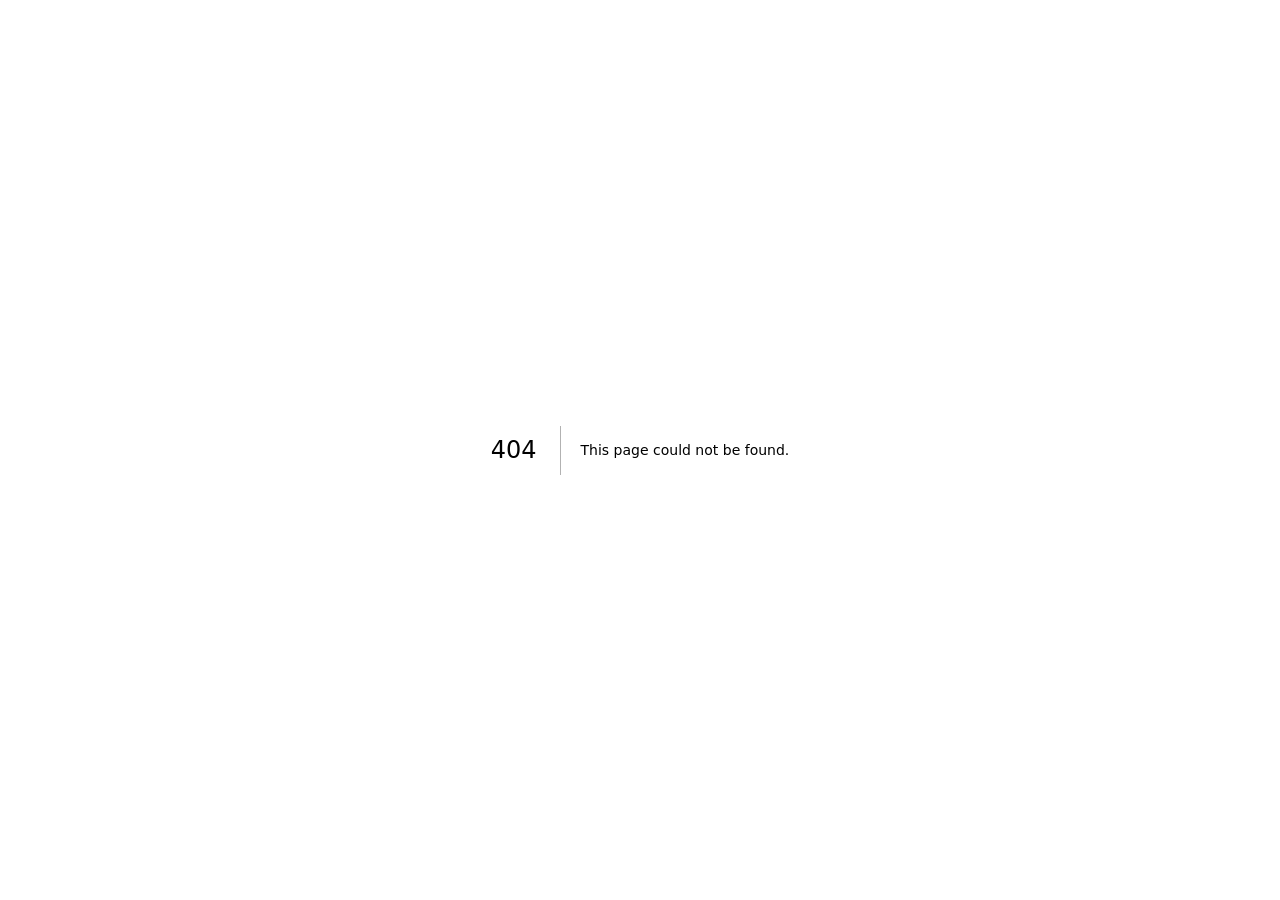
<file: 404/index.html>
<!DOCTYPE html><html><head><meta charSet="utf-8"/><meta name="viewport" content="width=device-width, initial-scale=1"/><link rel="preload" as="script" fetchPriority="low" href="/_next/static/chunks/0j1we3cwg31qe.js"/><script src="/_next/static/chunks/16d9m7jc71162.js" async=""></script><script src="/_next/static/chunks/23e6jep2anmtk.js" async=""></script><script src="/_next/static/chunks/turbopack-2u1d16houkiyo.js" async=""></script><script src="/_next/static/chunks/3qfy96eoyh-ek.js" async=""></script><meta name="robots" content="noindex"/><link rel="icon" href="/icon.svg?icon.1q4gu2441_fa_.svg" sizes="any" type="image/svg+xml"/><title>404: This page could not be found.</title><script src="/_next/static/chunks/0cz1d0mv5g_q7.js" noModule=""></script></head><body><div hidden=""><!--$--><!--/$--></div><div style="font-family:system-ui,&quot;Segoe UI&quot;,Roboto,Helvetica,Arial,sans-serif,&quot;Apple Color Emoji&quot;,&quot;Segoe UI Emoji&quot;;height:100vh;text-align:center;display:flex;flex-direction:column;align-items:center;justify-content:center"><div><style>body{color:#000;background:#fff;margin:0}.next-error-h1{border-right:1px solid rgba(0,0,0,.3)}@media (prefers-color-scheme:dark){body{color:#fff;background:#000}.next-error-h1{border-right:1px solid rgba(255,255,255,.3)}}</style><h1 class="next-error-h1" style="display:inline-block;margin:0 20px 0 0;padding:0 23px 0 0;font-size:24px;font-weight:500;vertical-align:top;line-height:49px">404</h1><div style="display:inline-block"><h2 style="font-size:14px;font-weight:400;line-height:49px;margin:0">This page could not be found.</h2></div></div></div><!--$--><!--/$--><script id="_R_">(globalThis["TURBOPACK"] || (globalThis["TURBOPACK"] = [])).push({"otherChunks":["static/chunks/0j1we3cwg31qe.js","static/chunks/16d9m7jc71162.js","static/chunks/23e6jep2anmtk.js"],"runtimeModuleIds":[94553]});</script><script src="/_next/static/chunks/0j1we3cwg31qe.js" async=""></script><script>(self.__next_f=self.__next_f||[]).push([0])</script><script>self.__next_f.push([1,"1:\"$Sreact.fragment\"\n2:\"/_next/static/chunks/3qfy96eoyh-ek.js\"\n3:I[39756,[\"$2\"],\"default\"]\n4:I[37457,[\"$2\"],\"default\"]\n8:I[97367,[\"$2\"],\"OutletBoundary\"]\n9:\"$Sreact.suspense\"\nb:\"ViewportBoundary\"\nc:I[97367,[\"$2\"],\"$b\"]\ne:\"MetadataBoundary\"\nf:I[97367,[\"$2\"],\"$e\"]\n11:I[68027,[\"$2\"],\"default\",1]\n6:X\n7:[[\"children\",{\"s\":\"__PAGE__\",\"h\":512,\"d\":{\"r\":[\"$\",\"$1\",\"c\",{\"children\":[[[\"$\",\"title\",null,{\"children\":\"404: This page could not be found.\"}],[\"$\",\"div\",null,{\"style\":\"$0:t:t:d:r:props:children:1:props:children:props:children:props:notFound:0:1:props:style\",\"children\":[\"$\",\"div\",null,{\"children\":[[\"$\",\"style\",null,{\"dangerouslySetInnerHTML\":{\"__html\":\"body{color:#000;background:#fff;margin:0}.next-error-h1{border-right:1px solid rgba(0,0,0,.3)}@media (prefers-color-scheme:dark){body{color:#fff;background:#000}.next-error-h1{border-right:1px solid rgba(255,255,255,.3)}}\"}}],[\"$\",\"h1\",null,{\"className\":\"next-error-h1\",\"style\":\"$0:t:t:d:r:props:children:1:props:children:props:children:props:notFound:0:1:props:children:props:children:1:props:style\",\"children\":404}],[\"$\",\"div\",null,{\"style\":\"$0:t:t:d:r:props:children:1:props:children:props:children:props:notFound:0:1:props:children:props:children:2:props:style\",\"children\":[\"$\",\"h2\",null,{\"style\":\"$0:t:t:d:r:props:children:1:props:children:props:children:props:notFound:0:1:props:children:props:children:2:props:children:props:style\",\"children\":\"This page could not be found.\"}]}]]}]}]],null,[\"$\",\"$L8\",null,{\"children\":[\"$\",\"$9\",null,{\"name\":\"Next.MetadataOutlet\",\"children\":\"$@a\"}]}]]}],\"p\":false,\"v\":null}}]]\n5:[[\"children\",{\"s\":\"/_not-found\",\"h\":512,\"d\":{\"r\":[\"$\",\"$1\",\"c\",{\"children\":[null,[\"$\",\"$L3\",null,{\"parallelRouterKey\":\"children\",\"error\":\"$undefined\",\"errorStyles\":\"$undefined\",\"errorScripts\":\"$undefined\",\"template\":[\"$\",\"$L4\",null,{}],\"templateStyles\":\"$undefined\",\"templateScripts\":\"$undefined\",\"notFound\":\"$undefined\",\"forbidden\":\"$undefined\",\"unauthorized\":\"$undefined\"}]]}],\"p\":false,\"v\":\"$6\"},\"c\":\"$Q7\"}]]\n0:{\"P\":null,\"c\":[\"\",\"_not-found\",\"\"],\"q\":\"\",\"i\":false,\"t\":{\"t\":{\"s\":\"\",\"h\":528,\"d\":{\"r\":[\"$\",\"$1\",\"c\",{\"children\":[[[\"$\",\"script\",\"script-0\",{\"src\":\"/_next/static/chunks/3qfy96eoyh-ek.js\",\"async\":true,\"nonce\":\"$undefined\"}]],[\"$\",\"html\",null,{\"children\":[\"$\",\"body\",null,{\"children\":[\"$\",\"$L3\",null,{\"parallelRouterKey\":\"children\",\"error\":\"$undefined\",\"errorStyles\":\"$undefined\",\"errorScripts\":\"$undefined\",\"template\":[\"$\",\"$L4\",null,{}],\"templateStyles\":\"$undefined\",\"templateScripts\":\"$undefined\",\"notFound\":[[[\"$\",\"title\",null,{\"children\":\"404: This page could not be found.\"}],[\"$\",\"div\",null,{\"style\":{\"fontFamily\":\"system-ui,\\\"Segoe UI\\\",Roboto,Helvetica,Arial,sans-serif,\\\"Apple Color Emoji\\\",\\\"Segoe UI Emoji\\\"\",\"height\":\"100vh\",\"textAlign\":\"center\",\"display\":\"flex\",\"flexDirection\":\"column\",\"alignItems\":\"center\",\"justifyContent\":\"center\"},\"children\":[\"$\",\"div\",null,{\"children\":[[\"$\",\"style\",null,{\"dangerouslySetInnerHTML\":{\"__html\":\"body{color:#000;background:#fff;margin:0}.next-error-h1{border-right:1px solid rgba(0,0,0,.3)}@media (prefers-color-scheme:dark){body{color:#fff;background:#000}.next-error-h1{border-right:1px solid rgba(255,255,255,.3)}}\"}}],[\"$\",\"h1\",null,{\"className\":\"next-error-h1\",\"style\":{\"display\":\"inline-block\",\"margin\":\"0 20px 0 0\",\"padding\":\"0 23px 0 0\",\"fontSize\":24,\"fontWeight\":500,\"verticalAlign\":\"top\",\"lineHeight\":\"49px\"},\"children\":404}],[\"$\",\"div\",null,{\"style\":{\"display\":\"inline-block\"},\"children\":[\"$\",\"h2\",null,{\"style\":{\"fontSize\":14,\"fontWeight\":400,\"lineHeight\":\"49px\",\"margin\":0},\"children\":\"This page could not be found.\"}]}]]}]}]],[]],\"forbidden\":\"$undefined\",\"unauthorized\":\"$undefined\"}]}]}]]}],\"p\":false,\"v\":null},\"c\":\"$Q5\"},\"h\":{\"r\":[\"$\",\"$1\",\"h\",{\"children\":[[\"$\",\"meta\",null,{\"name\":\"robots\",\"content\":\"noindex\"}],[\"$\",\"$Lc\",null,{\"children\":\"$Ld\"}],[\"$\",\"$Lf\",null,{\"children\":[[\"$\",\"div\",null,{\"hidden\":true,\"children\":[\"$\",\"$9\",null,{\"name\":\"Next.Metadata\",\"children\":\"$L10\"}]}],null]}],null]}],\"p\":false,\"v\":null}},\"m\":\"$undefined\",\"G\":[\"$11\",[]],\"S\":true,\"r\":\"$undefined\",\"s\":\"$undefined\",\"a\":\"$undefined\",\"l\":\"$undefined\",\"p\":\"$undefined\",\"d\":\"$undefined\",\"b\":\"U3-mMJ9J1iUi69diRI1g5\"}\n6:C\nd:[[\"$\",\"meta\",\"0\",{\"charSet\":\"utf-8\"}],[\"$\",\"meta\",\"1\",{\"name\":\"viewport\",\"content\":\"width=device-width, initial-scale=1\"}]]\n12:I[27201,[\"$2\"],\"IconMark\"]\na:null\n10:[[\"$\",\"link\",\"0\",{\"rel\":\"icon\",\"href\":\"/icon.svg?icon.1q4gu2441_fa_.svg\",\"sizes\":\"any\",\"type\":\"image/svg+xml\"}],[\"$\",\"$L12\",\"1\",{}]]\n"])</script></body></html>
</file>
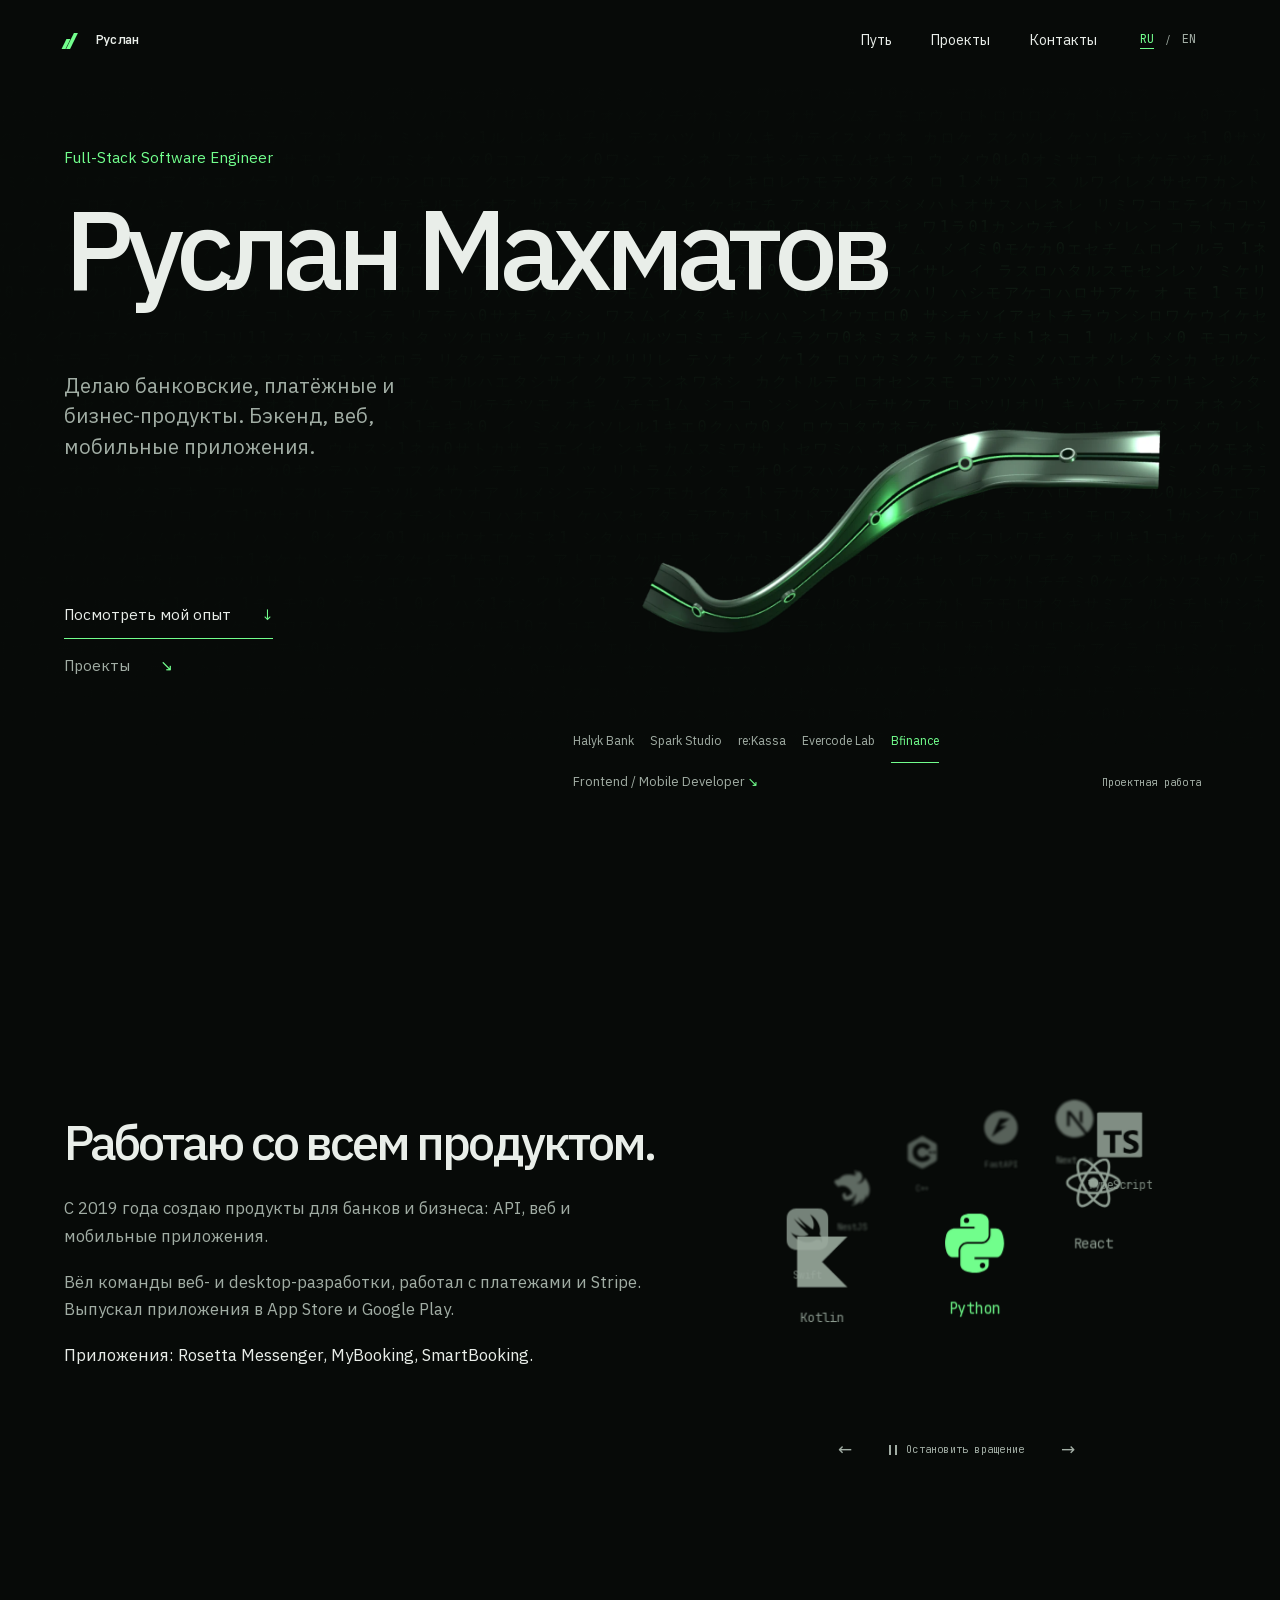
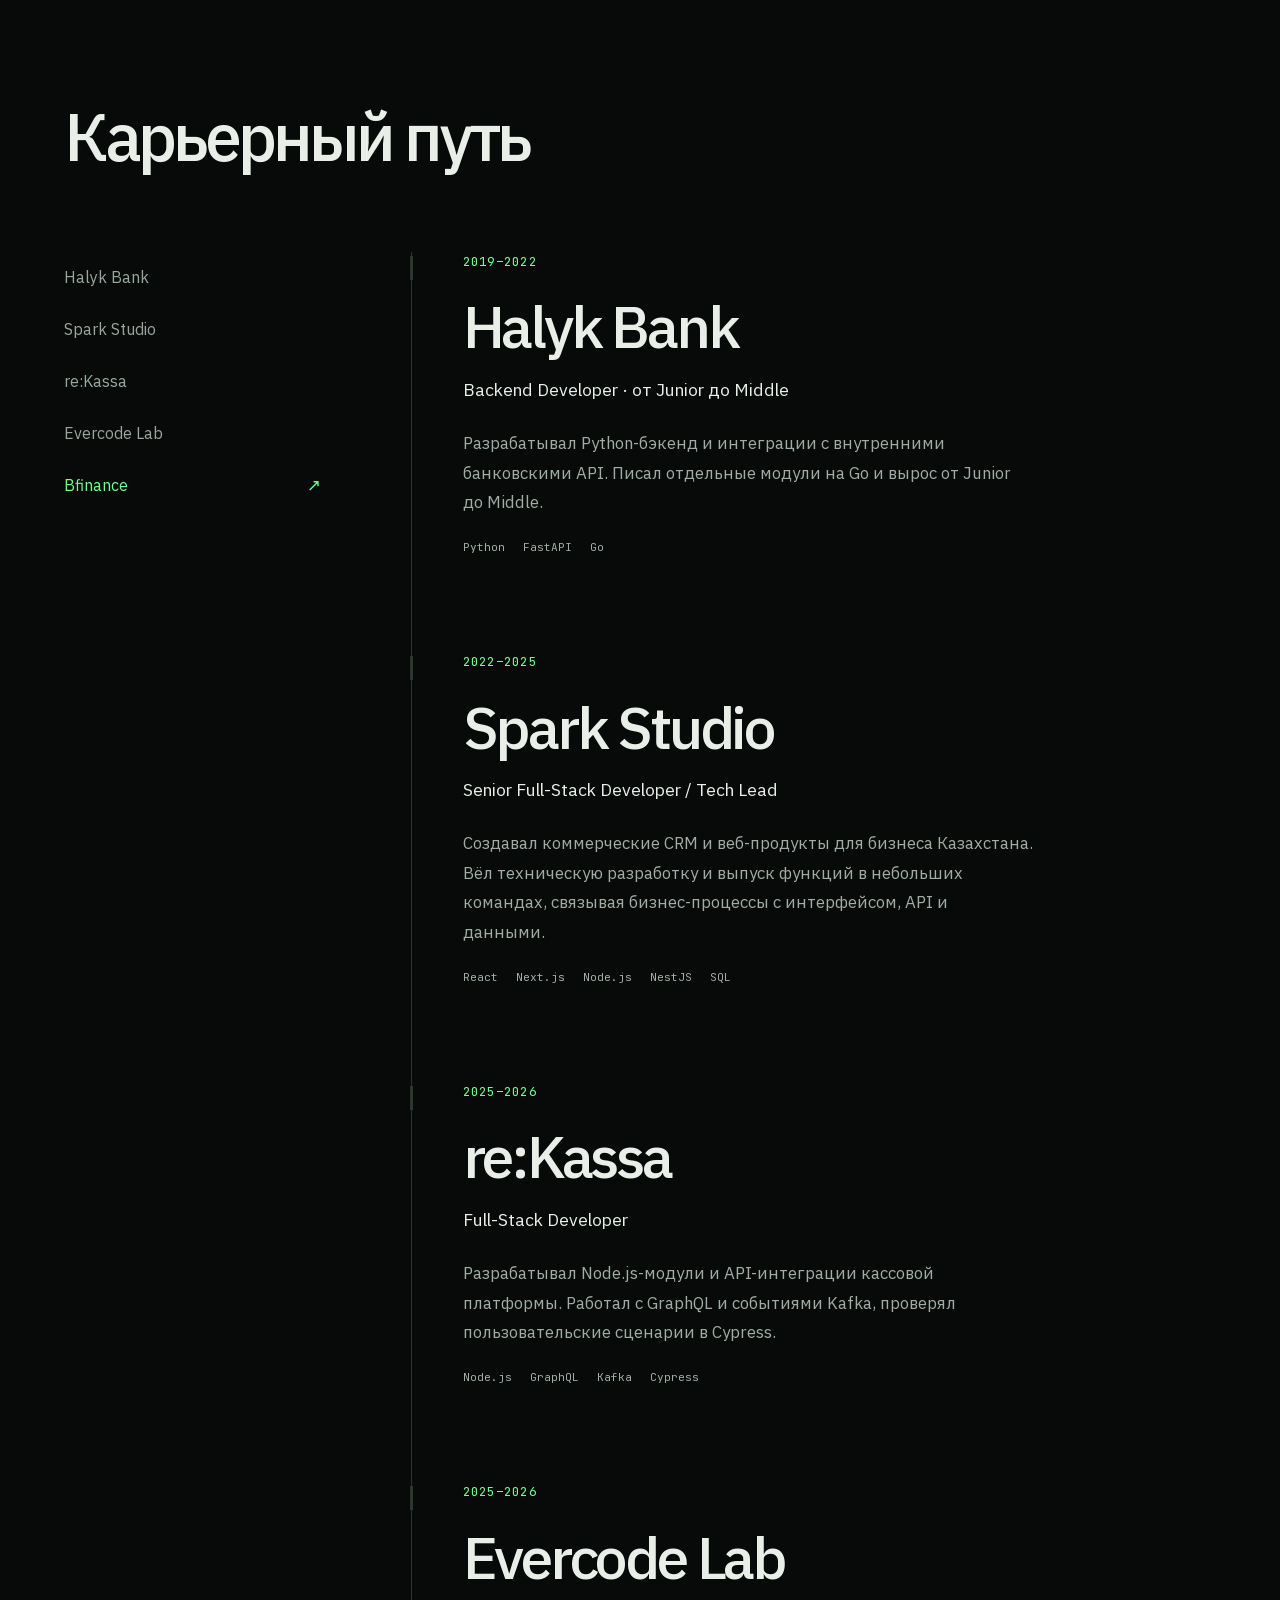
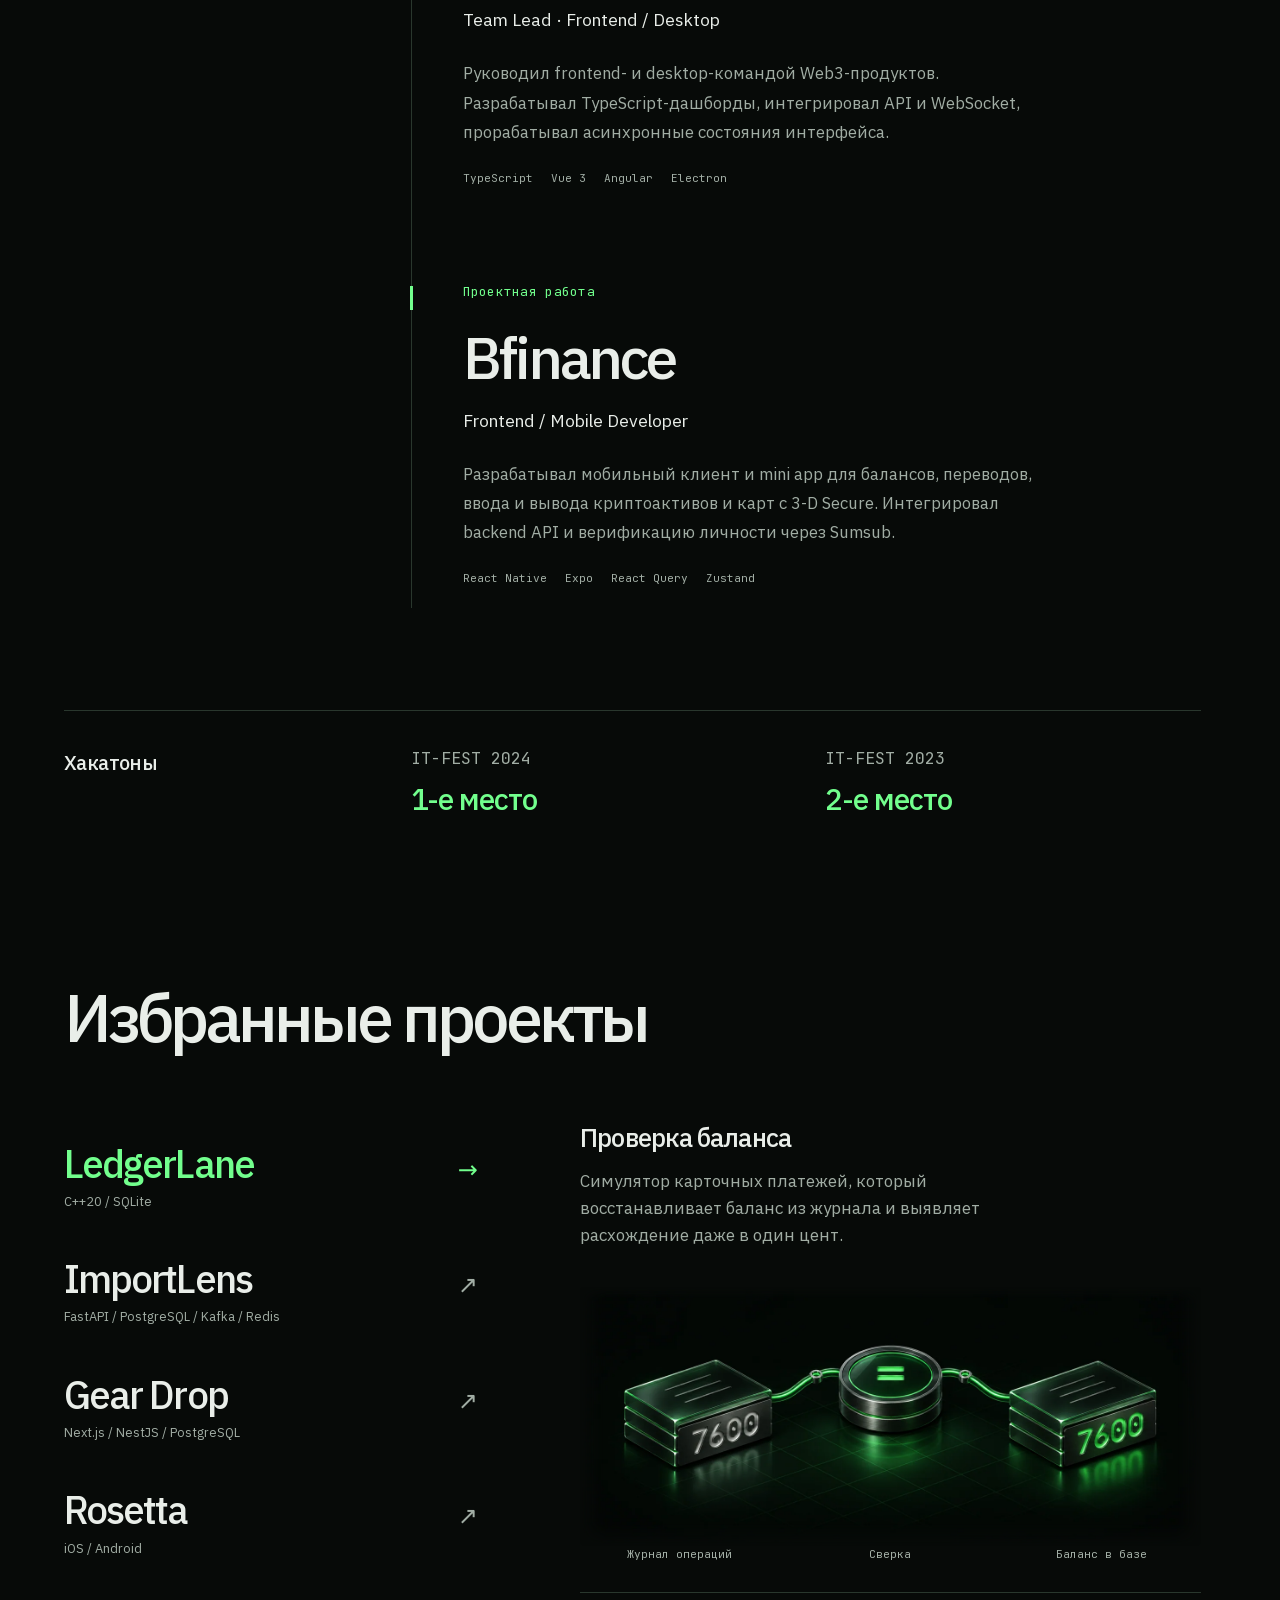
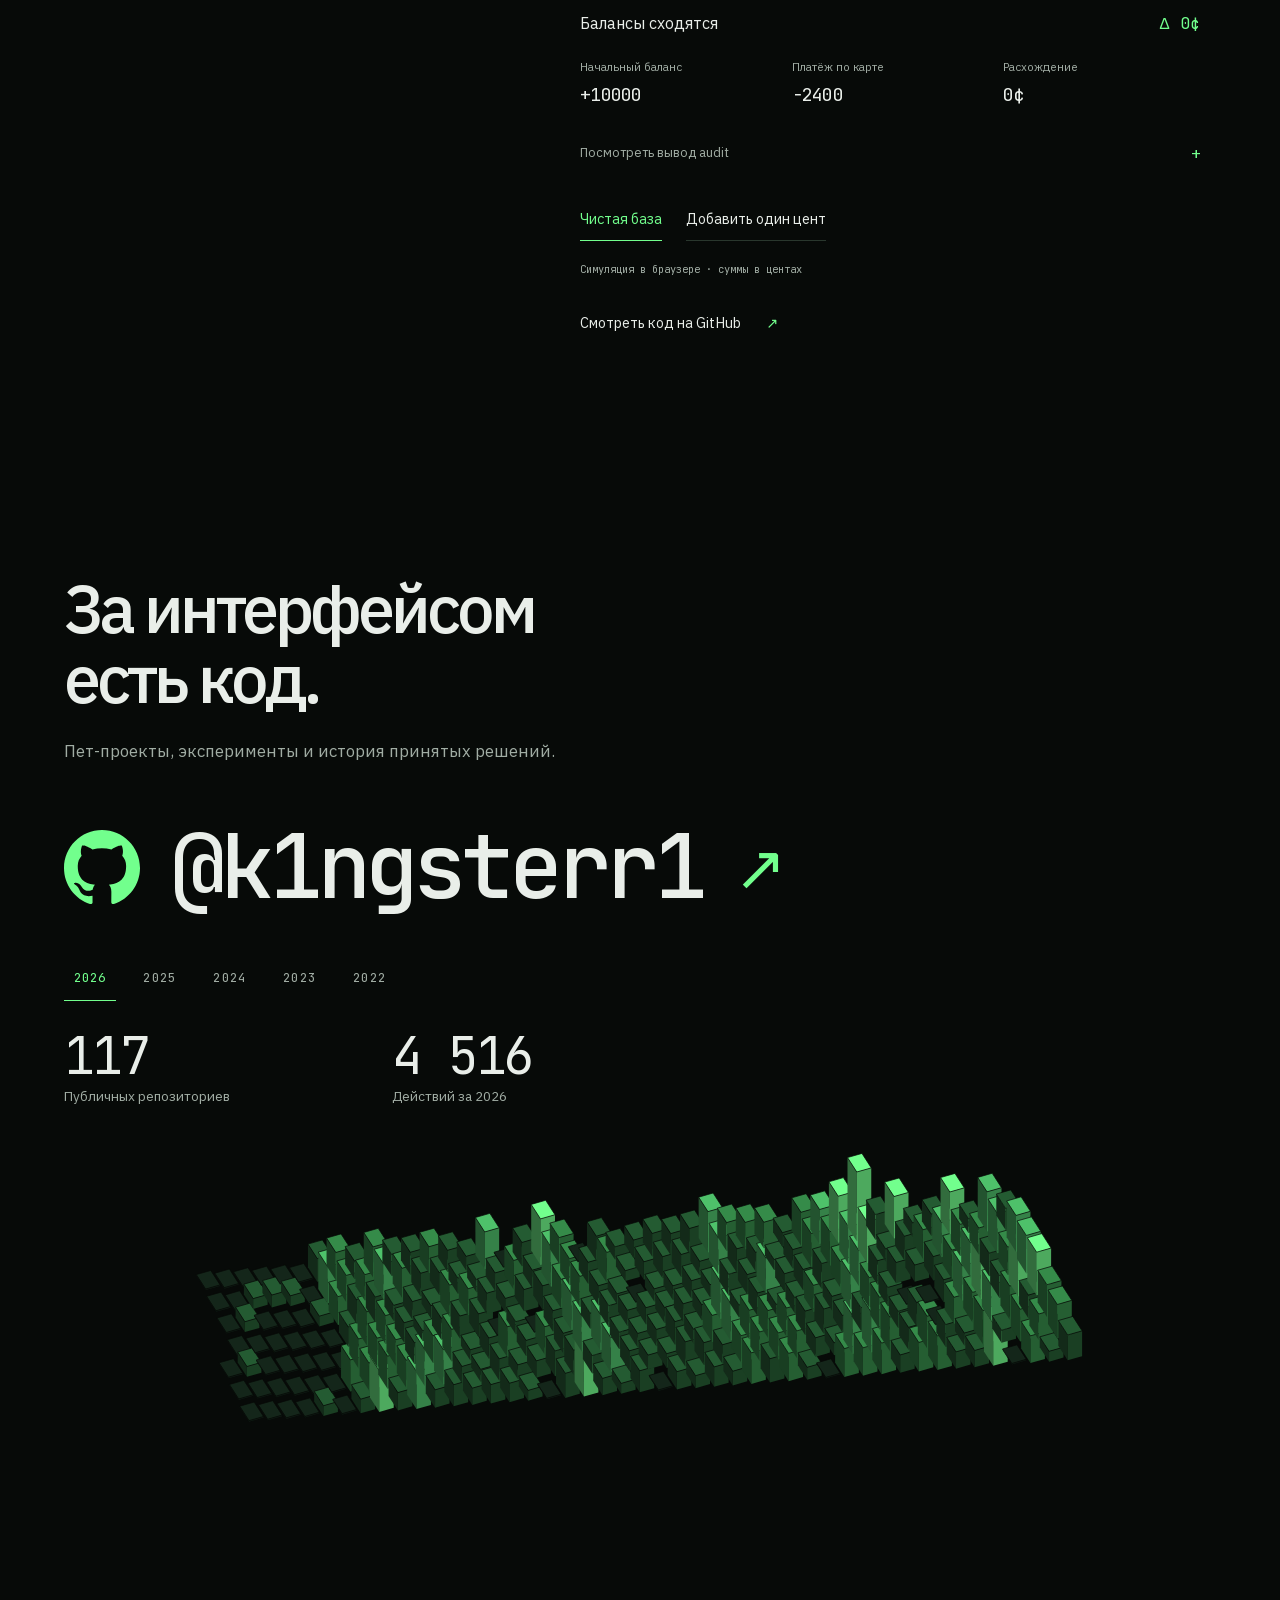
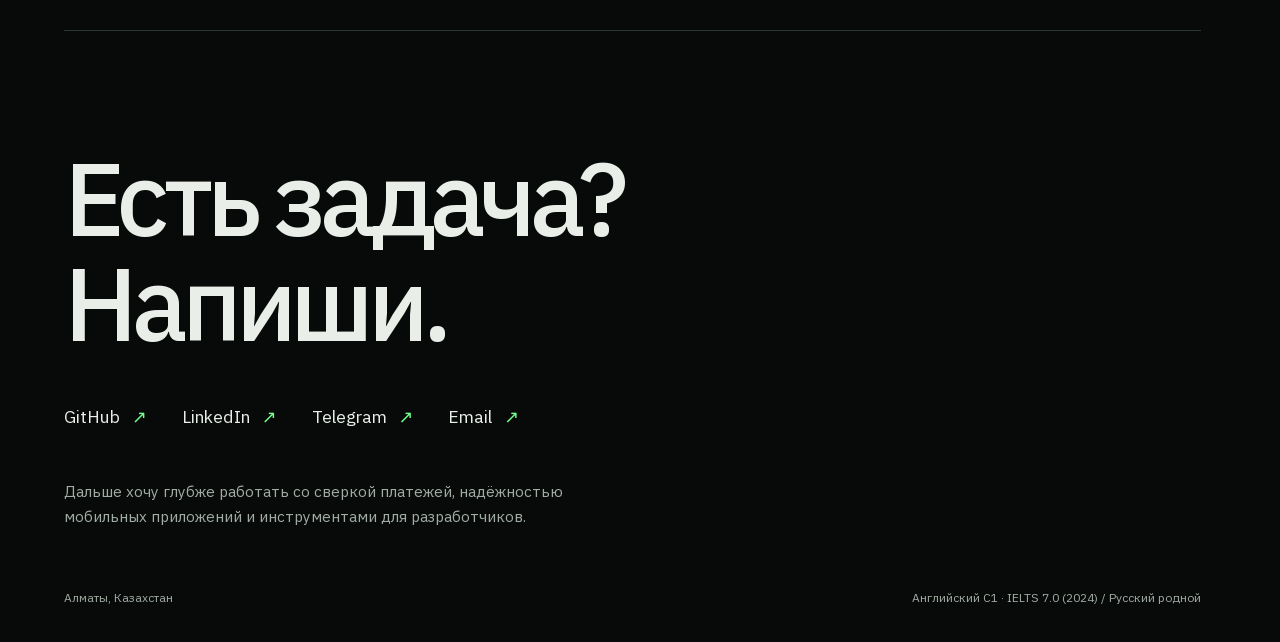
<file: ru/index.html>
<!DOCTYPE html><html lang="ru"><head><meta charSet="utf-8"/><meta name="viewport" content="width=device-width, initial-scale=1"/><link rel="stylesheet" href="/_next/static/chunks/3247b9heo_a68.css" data-precedence="next"/><link rel="preload" as="script" fetchPriority="low" href="/_next/static/chunks/0j1we3cwg31qe.js"/><script src="/_next/static/chunks/16d9m7jc71162.js" async=""></script><script src="/_next/static/chunks/23e6jep2anmtk.js" async=""></script><script src="/_next/static/chunks/turbopack-2u1d16houkiyo.js" async=""></script><script src="/_next/static/chunks/3qfy96eoyh-ek.js" async=""></script><script src="/_next/static/chunks/2mwh83vc79lly.js" async=""></script><script src="/_next/static/chunks/1rgdcrugzi156.js" async=""></script><title>Руслан Махматов · Full-Stack Software Engineer</title><meta name="description" content="Делаю банковские, платёжные и бизнес-продукты. Бэкенд, веб, мобильные приложения."/><link rel="icon" href="/icon.svg?icon.1q4gu2441_fa_.svg" sizes="any" type="image/svg+xml"/><script>(function(){try{if(location.hash||matchMedia('(prefers-reduced-motion: reduce)').matches||sessionStorage.getItem('trace-intro-seen'))return;document.documentElement.dataset.intro='opening';setTimeout(function(){if(document.documentElement.dataset.intro){delete document.documentElement.dataset.intro;document.dispatchEvent(new Event('trace:intro-timeout'))}},6000)}catch{}})();</script><script>(function(){if(location.hash!=='#github')return;var image=document.createElement('link');image.rel='preload';image.as='image';image.href="/github/activity-2026.svg";image.fetchPriority='high';document.head.appendChild(image);["ibm-plex-sans-latin","jetbrains-mono-latin","ibm-plex-sans-cyrillic","jetbrains-mono-cyrillic"].forEach(function(name){var font=document.createElement('link');font.rel='preload';font.as='font';font.type='font/woff2';font.crossOrigin='anonymous';font.href='/fonts/'+name+'.woff2';document.head.appendChild(font)})})();</script><script src="/_next/static/chunks/0cz1d0mv5g_q7.js" noModule=""></script></head><body><div hidden=""><!--$--><!--/$--></div><div class="matrix-intro" role="dialog" aria-modal="true" aria-label="Вступление"><canvas class="matrix-intro-canvas" aria-hidden="true"></canvas><div class="intro-signature mono" aria-hidden="true">01010010 01001101</div><p class="intro-title" aria-hidden="true">Руслан<br/>Махматов</p><div class="intro-bottom"><p>Руслан Махматов<span>Разработчик ПО</span></p><button type="button">Пропустить<span aria-hidden="true">↗</span></button></div></div><div class="portfolio-content"><a class="skip-link" href="#main">Перейти к содержимому</a><header class="site-header wrap"><a class="wordmark mono" href="/ru/" aria-label="Руслан Махматов"><span class="brand-mark" aria-hidden="true"></span>Руслан</a><nav class="site-nav" aria-label="Основная навигация"><a href="#roadmap">Путь</a><a href="#projects">Проекты</a><a class="contact-nav" href="#contact">Контакты</a><div class="language-switcher" role="group" aria-label="Язык сайта"><span class="language-option"><a href="/ru/" data-path="/ru/" hrefLang="ru" lang="ru" aria-label="Русская версия" aria-current="page">RU</a></span><span class="language-option"><span class="language-divider" aria-hidden="true">/</span><a href="/" data-path="/" hrefLang="en" lang="en" aria-label="English version">EN</a></span></div></nav></header><main id="main" tabindex="-1"><section class="hero-shell" aria-labelledby="person"><div class="hero-atmosphere" aria-hidden="true"></div><div class="hero wrap"><div class="hero-intro"><p class="hero-role">Full-Stack Software Engineer</p><h1 id="person"><span>Руслан</span> <span>Махматов</span></h1><p class="hero-description">Делаю банковские, платёжные и бизнес-продукты. Бэкенд, веб, мобильные приложения.</p><div class="hero-actions"><a class="primary-link" href="#roadmap" data-target-frame="true">Посмотреть мой опыт<span aria-hidden="true">↓</span></a><a class="secondary-link" href="#projects" data-target-frame="true">Проекты<span aria-hidden="true">↘</span></a></div></div><figure class="trace-figure" aria-label="Карьерная траектория"><div class="trace-window"><div class="trace-art" aria-hidden="true"></div></div><div class="trace-controls"><div class="trace-steps" role="group" aria-label="Этапы карьеры"><button type="button" aria-label="Halyk Bank" aria-pressed="false"><span>Halyk Bank</span></button><button type="button" aria-label="Spark Studio" aria-pressed="false"><span>Spark Studio</span></button><button type="button" aria-label="re:Kassa" aria-pressed="false"><span>re:Kassa</span></button><button type="button" aria-label="Evercode Lab" aria-pressed="false"><span>Evercode Lab</span></button><button type="button" aria-label="Bfinance" aria-pressed="true"><span>Bfinance</span></button></div></div><figcaption class="trace-caption" aria-live="polite"><a href="#bfinance">Frontend / Mobile Developer<!-- --> <span aria-hidden="true">↘</span></a><span class="mono">Проектная работа</span></figcaption></figure></div></section><section class="section about-section wrap" id="technologies" aria-labelledby="about-title"><div class="about-copy"><h2 id="about-title">Работаю со всем продуктом.</h2><p>С 2019 года создаю продукты для банков и бизнеса: API, веб и мобильные приложения.</p><p>Вёл команды веб- и desktop-разработки, работал с платежами и Stripe. Выпускал приложения в App Store и Google Play.</p><p class="about-releases">Приложения: Rosetta Messenger, MyBooking, SmartBooking.</p></div><div class="technology-panel"><figure class="technology-showcase"><ul class="technology-orbit" aria-label="Выбор технологии" aria-describedby="orbit-hint"><li><button class="technology-card" type="button" aria-pressed="true"><span class="technology-logo" aria-hidden="true" style="mask-image:url(/technologies/python.svg)"></span><span class="mono">Python</span></button></li><li><button class="technology-card" type="button" aria-pressed="false"><span class="technology-logo" aria-hidden="true" style="mask-image:url(/technologies/react.svg)"></span><span class="mono">React</span></button></li><li><button class="technology-card" type="button" aria-pressed="false"><span class="technology-logo" aria-hidden="true" style="mask-image:url(/technologies/typescript.svg)"></span><span class="mono">TypeScript</span></button></li><li><button class="technology-card" type="button" aria-pressed="false"><span class="technology-logo" aria-hidden="true" style="mask-image:url(/technologies/nextdotjs.svg)"></span><span class="mono">Next.js</span></button></li><li><button class="technology-card" type="button" aria-pressed="false"><span class="technology-logo" aria-hidden="true" style="mask-image:url(/technologies/fastapi.svg)"></span><span class="mono">FastAPI</span></button></li><li><button class="technology-card" type="button" aria-pressed="false"><span class="technology-logo" aria-hidden="true" style="mask-image:url(/technologies/cplusplus.svg)"></span><span class="mono">C++</span></button></li><li><button class="technology-card" type="button" aria-pressed="false"><span class="technology-logo" aria-hidden="true" style="mask-image:url(/technologies/nestjs.svg)"></span><span class="mono">NestJS</span></button></li><li><button class="technology-card" type="button" aria-pressed="false"><span class="technology-logo" aria-hidden="true" style="mask-image:url(/technologies/swift.svg)"></span><span class="mono">Swift</span></button></li><li><button class="technology-card" type="button" aria-pressed="false"><span class="technology-logo" aria-hidden="true" style="mask-image:url(/technologies/kotlin.svg)"></span><span class="mono">Kotlin</span></button></li></ul><figcaption class="visually-hidden" aria-live="polite"><span class="technology-name">Python</span></figcaption></figure><div class="technology-toolbar"><p class="visually-hidden" id="orbit-hint">Перетаскивай или используй клавиши ← →</p><div class="technology-controls" role="group" aria-label="Выбор технологии"><button type="button" aria-label="Предыдущая технология">←</button><button class="orbit-toggle mono" type="button"><span class="pause-symbol" aria-hidden="true"></span>Остановить вращение</button><button type="button" aria-label="Следующая технология">→</button></div></div></div></section><section class="section wrap" id="roadmap" aria-labelledby="roadmap-title"><h2 id="roadmap-title">Карьерный путь</h2><div class="career-experience"><nav class="career-menu" aria-label="Этапы карьеры"><ol><li><a href="#halyk"><span><strong>Halyk Bank</strong></span><span class="career-menu-arrow" aria-hidden="true">↗</span></a></li><li><a href="#spark"><span><strong>Spark Studio</strong></span><span class="career-menu-arrow" aria-hidden="true">↗</span></a></li><li><a href="#rekassa"><span><strong>re:Kassa</strong></span><span class="career-menu-arrow" aria-hidden="true">↗</span></a></li><li><a href="#evercode"><span><strong>Evercode Lab</strong></span><span class="career-menu-arrow" aria-hidden="true">↗</span></a></li><li><a href="#bfinance"><span><strong>Bfinance</strong></span><span class="career-menu-arrow" aria-hidden="true">↗</span></a></li></ol></nav><ol class="career-list"><li class="career-row" id="halyk"><article class="career-entry" aria-labelledby="halyk-title"><p class="career-meta mono">2019–2022</p><header class="career-heading"><h3 id="halyk-title"><span class="career-title-base">Halyk Bank</span><span class="career-title-decode" aria-hidden="true">Halyk Bank</span></h3><p class="career-role">Backend Developer · от Junior до Middle</p></header><p class="career-description">Разрабатывал Python-бэкенд и интеграции с внутренними банковскими API. Писал отдельные модули на Go и вырос от Junior до Middle.</p><ul class="career-tools mono" aria-label="Технологии"><li>Python</li><li>FastAPI</li><li>Go</li></ul></article></li><li class="career-row" id="spark"><article class="career-entry" aria-labelledby="spark-title"><p class="career-meta mono">2022–2025</p><header class="career-heading"><h3 id="spark-title"><span class="career-title-base">Spark Studio</span><span class="career-title-decode" aria-hidden="true">Spark Studio</span></h3><p class="career-role">Senior Full-Stack Developer / Tech Lead</p></header><p class="career-description">Создавал коммерческие CRM и веб-продукты для бизнеса Казахстана. Вёл техническую разработку и выпуск функций в небольших командах, связывая бизнес-процессы с интерфейсом, API и данными.</p><ul class="career-tools mono" aria-label="Технологии"><li>React</li><li>Next.js</li><li>Node.js</li><li>NestJS</li><li>SQL</li></ul></article></li><li class="career-row" id="rekassa"><article class="career-entry" aria-labelledby="rekassa-title"><p class="career-meta mono">2025–2026</p><header class="career-heading"><h3 id="rekassa-title"><span class="career-title-base">re:Kassa</span><span class="career-title-decode" aria-hidden="true">re:Kassa</span></h3><p class="career-role">Full-Stack Developer</p></header><p class="career-description">Разрабатывал Node.js-модули и API-интеграции кассовой платформы. Работал с GraphQL и событиями Kafka, проверял пользовательские сценарии в Cypress.</p><ul class="career-tools mono" aria-label="Технологии"><li>Node.js</li><li>GraphQL</li><li>Kafka</li><li>Cypress</li></ul></article></li><li class="career-row" id="evercode"><article class="career-entry" aria-labelledby="evercode-title"><p class="career-meta mono">2025–2026</p><header class="career-heading"><h3 id="evercode-title"><span class="career-title-base">Evercode Lab</span><span class="career-title-decode" aria-hidden="true">Evercode Lab</span></h3><p class="career-role">Team Lead · Frontend / Desktop</p></header><p class="career-description">Руководил frontend- и desktop-командой Web3-продуктов. Разрабатывал TypeScript-дашборды, интегрировал API и WebSocket, прорабатывал асинхронные состояния интерфейса.</p><ul class="career-tools mono" aria-label="Технологии"><li>TypeScript</li><li>Vue 3</li><li>Angular</li><li>Electron</li></ul></article></li><li class="career-row" id="bfinance"><article class="career-entry" aria-labelledby="bfinance-title"><p class="career-meta mono">Проектная работа</p><header class="career-heading"><h3 id="bfinance-title"><span class="career-title-base">Bfinance</span><span class="career-title-decode" aria-hidden="true">Bfinance</span></h3><p class="career-role">Frontend / Mobile Developer</p></header><p class="career-description">Разрабатывал мобильный клиент и mini app для балансов, переводов, ввода и вывода криптоактивов и карт с 3-D Secure. Интегрировал backend API и верификацию личности через Sumsub.</p><ul class="career-tools mono" aria-label="Технологии"><li>React Native</li><li>Expo</li><li>React Query</li><li>Zustand</li></ul></article></li></ol></div><section class="career-hackathons" id="hackathons" aria-labelledby="hackathons-title"><h3 id="hackathons-title">Хакатоны</h3><ol class="hackathon-list"><li><h4>IT-FEST<!-- --> <time dateTime="2024">2024</time></h4><p class="hackathon-result">1-е место</p></li><li><h4>IT-FEST<!-- --> <time dateTime="2023">2023</time></h4><p class="hackathon-result">2-е место</p></li></ol></section></section><section class="section wrap" id="projects" aria-labelledby="projects-title"><h2 id="projects-title">Избранные проекты</h2><div class="project-index"><fieldset class="work-picker"><legend class="visually-hidden">Выбрать проект</legend><div class="work-choice"><input class="visually-hidden work-input" type="radio" id="work-select-ledgerlane" aria-label="LedgerLane" aria-controls="work-case-ledgerlane" name="selected-work" checked="" value="ledgerlane"/><label class="work-label" for="work-select-ledgerlane" data-target-frame="true"><span class="work-name">LedgerLane</span><span class="work-direction" aria-hidden="true"></span><span class="work-stack">C++20 / SQLite</span></label></div><div class="work-choice"><input class="visually-hidden work-input" type="radio" id="work-select-importlens" aria-label="ImportLens" aria-controls="work-case-importlens" name="selected-work" value="importlens"/><label class="work-label" for="work-select-importlens" data-target-frame="true"><span class="work-name">ImportLens</span><span class="work-direction" aria-hidden="true"></span><span class="work-stack">FastAPI / PostgreSQL / Kafka / Redis</span></label></div><div class="work-choice"><input class="visually-hidden work-input" type="radio" id="work-select-gear-drop" aria-label="Gear Drop" aria-controls="work-case-gear-drop" name="selected-work" value="gear-drop"/><label class="work-label" for="work-select-gear-drop" data-target-frame="true"><span class="work-name">Gear Drop</span><span class="work-direction" aria-hidden="true"></span><span class="work-stack">Next.js / NestJS / PostgreSQL</span></label></div><div class="work-choice"><input class="visually-hidden work-input" type="radio" id="work-select-rosetta" aria-label="Rosetta" aria-controls="work-case-rosetta" name="selected-work" value="rosetta"/><label class="work-label" for="work-select-rosetta" data-target-frame="true"><span class="work-name">Rosetta</span><span class="work-direction" aria-hidden="true"></span><span class="work-stack">iOS / Android</span></label></div></fieldset><div class="work-stage"><section class="work-panel" data-project="ledgerlane" id="work-case-ledgerlane" aria-labelledby="work-title-ledgerlane"><header class="work-panel-heading"><h3 id="work-title-ledgerlane">Проверка баланса</h3><p>Симулятор карточных платежей, который восстанавливает баланс из журнала и выявляет расхождение даже в один цент.</p></header><div class="audit" data-drift="false"><div class="demo-infographic"><div class="project-artwork" aria-hidden="true"><img src="/projects/infographics/ledger-clean.webp" width="1440" height="600" loading="lazy" decoding="async" alt=""/></div><div class="diagram-steps mono" aria-hidden="true"><span>Журнал операций</span><span>Сверка</span><span>Баланс в базе</span></div></div><div class="audit-body"><div aria-live="polite" aria-atomic="true"><div class="demo-result"><p class="audit-status">Балансы сходятся</p><span class="demo-delta mono">Δ <!-- -->0<!-- -->¢</span></div><dl class="audit-values visually-hidden"><div><dt>По журналу / центы</dt><dd>7600</dd></div><div><dt>В базе / центы</dt><dd>7600</dd></div></dl></div><dl class="ledger-equation"><div><dt>Начальный баланс</dt><dd>+<!-- -->10000</dd></div><div><dt>Платёж по карте</dt><dd>−<!-- -->2400</dd></div><div><dt>Расхождение</dt><dd>0<!-- -->¢</dd></div></dl><details class="demo-output"><summary>Посмотреть вывод audit<span aria-hidden="true">+</span></summary><pre lang="en"><code>$ ledgerlane demo.sqlite3 audit
Audit issues: 0 · Exit code: 0</code></pre></details><div class="audit-actions" role="group" aria-label="Сценарий аудита"><button type="button" aria-pressed="true">Чистая база</button><button type="button" aria-pressed="false">Добавить один цент</button></div><p class="demo-note">Симуляция в браузере · суммы в центах</p></div></div><div class="work-links"><a href="https://github.com/k1ngsterr1/ledgerlane" data-target-frame="true">Смотреть код на GitHub<span aria-hidden="true">↗</span></a></div></section><section class="work-panel" data-project="importlens" id="work-case-importlens" aria-labelledby="work-title-importlens"><header class="work-panel-heading"><h3 id="work-title-importlens">Импорт с откатом</h3><p>Предпросмотр прайс-листов поставщиков, применение проверенной версии каталога и откат изменений.</p></header><div class="experiment catalog-demo" data-stage="preview"><div class="demo-infographic"><div class="project-artwork" aria-hidden="true"><img src="/projects/infographics/catalog-preview.webp" width="1440" height="600" loading="lazy" decoding="async" alt=""/></div><div class="diagram-steps mono" aria-hidden="true"><span>Прайс-лист</span><span>Проверка изменений</span><span>Версии каталога</span></div></div><div class="demo-result"><p class="experiment-result" aria-live="polite">Изменения ещё не применены.</p><span class="catalog-version mono">v<!-- -->01</span></div><table class="catalog-example"><thead><tr><th>SKU</th><th>Каталог</th><th>Прайс-лист</th></tr></thead><tbody><tr><th scope="row">KB-42</th><td>12900</td><td class="catalog-next"><span>13400</span><small>+500</small></td></tr><tr><th scope="row">MS-07</th><td>8400</td><td class="catalog-next"><span>7900</span><small>-500</small></td></tr></tbody></table><div class="experiment-actions"><button type="button">Применить<span aria-hidden="true">↗</span></button><button type="button" disabled="">Откатить<span aria-hidden="true">↶</span></button></div><p class="demo-note">Локальная модель · пример данных</p></div><div class="work-links"><a href="https://github.com/k1ngsterr1/importlens" data-target-frame="true">Смотреть код на GitHub<span aria-hidden="true">↗</span></a></div></section><section class="work-panel" data-project="gear-drop" id="work-case-gear-drop" aria-labelledby="work-title-gear-drop"><header class="work-panel-heading"><h3 id="work-title-gear-drop">Последний товар</h3><p>Интернет-магазин с типизированным чекаутом. Два покупателя могут одновременно оформить последний товар, и только один заказ пройдёт.</p></header><div class="experiment stock-demo" data-completed="false"><div class="demo-infographic"><div class="project-artwork" aria-hidden="true"><img src="/projects/infographics/stock-ready.webp" width="1440" height="600" loading="lazy" decoding="async" alt=""/></div><div class="diagram-steps mono" aria-hidden="true"><span>Два покупателя</span><span>Один товар</span><span>Один резерв</span></div></div><div class="demo-result"><p>Два запроса на последний товар.</p><p class="stock-count"><strong>1</strong><span>товар в наличии</span></p></div><div class="reservation-results" aria-live="polite"><p data-result="idle"><span class="request-identifier" aria-hidden="true">A</span><span class="reservation-label"><span>Запрос<!-- --> <!-- -->A</span><strong>Ожидает запуска</strong></span></p><p data-result="idle"><span class="request-identifier" aria-hidden="true">B</span><span class="reservation-label"><span>Запрос<!-- --> <!-- -->B</span><strong>Ожидает запуска</strong></span></p></div><div class="experiment-actions"><button type="button">Выполнить запросы<span aria-hidden="true">↗</span></button><button type="button" disabled="">Сбросить<span aria-hidden="true">↶</span></button></div><p class="demo-note">Локальная модель последовательного резерва</p></div><div class="work-links"><a href="https://github.com/k1ngsterr1/gear-drop" data-target-frame="true">Смотреть код на GitHub<span aria-hidden="true">↗</span></a></div></section><section class="work-panel" data-project="rosetta" id="work-case-rosetta" aria-labelledby="work-title-rosetta"><header class="work-panel-heading"><h3 id="work-title-rosetta">Мобильный мессенджер</h3><p>Приватный мессенджер для iOS и Android: переписка, медиа и голосовые звонки.</p><div class="work-links store-links"><a href="https://apps.apple.com/kz/app/rosetta-messenger/id6760127896" data-target-frame="true">App Store<span aria-hidden="true">↗</span></a><a href="https://play.google.com/store/apps/details?id=com.rosetta.messenger" data-target-frame="true">Google Play<span aria-hidden="true">↗</span></a></div></header><div class="rosetta-project"><div class="rosetta-contribution"><img src="/projects/rosetta-icon.webp" alt="" width="48" height="48" loading="lazy" decoding="async"/><p><strong>Мой вклад</strong><span>Публикация и обновления мобильных релизов в обоих магазинах.</span></p></div><figure class="rosetta-cover" aria-label="3D-обложка Rosetta с объёмной буквой R в бинарном потоке"><img class="rosetta-cover-flat" src="/projects/rosetta-cover.webp" alt="" width="1280" height="800" loading="lazy" decoding="async"/><div class="rosetta-cover-stage" aria-hidden="true"><img class="rosetta-cover-back" src="/projects/rosetta-depth-background.webp" alt="" width="1280" height="800" loading="lazy" decoding="async"/><div class="rosetta-cover-emblem rosetta-cover-shadow"><img src="/projects/rosetta-emblem.webp" alt="" width="1280" height="800" loading="lazy" decoding="async"/></div><div class="rosetta-cover-emblem"><img src="/projects/rosetta-emblem.webp" alt="" width="1280" height="800" loading="lazy" decoding="async"/></div><div class="rosetta-cover-light"><div class="rosetta-cover-beam"></div></div><span class="rosetta-cover-title">Rosetta</span></div><figcaption>Rosetta</figcaption></figure></div></section></div></div></section><section class="section github-section wrap" id="github" aria-labelledby="github-title"><h2 id="github-title">За интерфейсом есть код.</h2><p class="github-intro">Пет-проекты, эксперименты и история принятых решений.</p><a class="github-profile" href="https://github.com/k1ngsterr1" aria-label="Открыть k1ngsterr1 в GitHub" data-target-frame="true"><span class="github-mark" aria-hidden="true"></span><span>@<!-- -->k1ngsterr1</span><span class="github-profile-arrow" aria-hidden="true">↗</span></a><div class="github-history"><style>.github-history:has(#github-year-2026:checked) [data-period]:not([data-period="2026"]){display:none}.github-history:has(#github-year-2025:checked) [data-period]:not([data-period="2025"]){display:none}.github-history:has(#github-year-2024:checked) [data-period]:not([data-period="2024"]){display:none}.github-history:has(#github-year-2023:checked) [data-period]:not([data-period="2023"]){display:none}.github-history:has(#github-year-2022:checked) [data-period]:not([data-period="2022"]){display:none}</style><fieldset class="github-years mono"><legend class="visually-hidden">Выбрать год активности</legend><label class="github-year"><input class="visually-hidden" type="radio" id="github-year-2026" name="github-period" checked="" value="2026"/><span>2026</span></label><label class="github-year"><input class="visually-hidden" type="radio" id="github-year-2025" name="github-period" value="2025"/><span>2025</span></label><label class="github-year"><input class="visually-hidden" type="radio" id="github-year-2024" name="github-period" value="2024"/><span>2024</span></label><label class="github-year"><input class="visually-hidden" type="radio" id="github-year-2023" name="github-period" value="2023"/><span>2023</span></label><label class="github-year"><input class="visually-hidden" type="radio" id="github-year-2022" name="github-period" value="2022"/><span>2022</span></label></fieldset><dl class="github-stats"><div><dt>Публичных репозиториев</dt><dd>117</dd></div><div data-period="2026"><dt>Действий за<!-- --> <!-- -->2026</dt><dd>4 516</dd></div><div data-period="2025"><dt>Действий за<!-- --> <!-- -->2025</dt><dd>9 654</dd></div><div data-period="2024"><dt>Действий за<!-- --> <!-- -->2024</dt><dd>3 168</dd></div><div data-period="2023"><dt>Действий за<!-- --> <!-- -->2023</dt><dd>1 317</dd></div><div data-period="2022"><dt>Действий за<!-- --> <!-- -->2022</dt><dd>121</dd></div></dl><figure class="github-activity" aria-label="Календарь активности в GitHub"><div class="github-terrain-view"><div class="github-terrain-mount" role="group" aria-label="Активность GitHub" aria-describedby="github-terrain-hint github-day-detail" tabindex="-1"><img class="github-terrain" data-period="2026" src="/github/activity-2026.svg" width="1100" height="330" loading="lazy" decoding="async" alt=""/><img class="github-terrain" data-period="2025" src="/github/activity-2025.svg" width="1100" height="330" loading="lazy" decoding="async" alt=""/><img class="github-terrain" data-period="2024" src="/github/activity-2024.svg" width="1100" height="330" loading="lazy" decoding="async" alt=""/><img class="github-terrain" data-period="2023" src="/github/activity-2023.svg" width="1100" height="330" loading="lazy" decoding="async" alt=""/><img class="github-terrain" data-period="2022" src="/github/activity-2022.svg" width="1100" height="330" loading="lazy" decoding="async" alt=""/></div><p id="github-terrain-hint" class="visually-hidden">Стрелки выбирают день. Home и End выбирают первый и последний день. Escape снимает выделение.<!-- --> </p><output id="github-day-detail" class="github-day-detail mono" hidden="" aria-live="polite" aria-atomic="true"></output><div class="github-scene-controls" role="group" aria-label="Активность GitHub" aria-hidden="true" data-ready="false"><button type="button" aria-label="Повернуть влево">←</button><button type="button" aria-label="Сбросить ракурс">↺</button><button type="button" aria-label="Повернуть вправо">→</button></div></div><figcaption class="visually-hidden">Снимок GitHub<!-- --> <time dateTime="2026-11-07">7 нояб. 2026 г.</time></figcaption></figure><div class="visually-hidden" data-period="2026"><p>1 янв. 2026 г.<!-- --> – <!-- -->7 нояб. 2026 г.</p><dl aria-label="Действий по месяцам"><div><dt>янв. 2026 г.</dt><dd>6</dd></div><div><dt>февр. 2026 г.</dt><dd>330</dd></div><div><dt>март 2026 г.</dt><dd>479</dd></div><div><dt>апр. 2026 г.</dt><dd>240</dd></div><div><dt>май 2026 г.</dt><dd>608</dd></div><div><dt>июнь 2026 г.</dt><dd>182</dd></div><div><dt>июль 2026 г.</dt><dd>524</dd></div><div><dt>авг. 2026 г.</dt><dd>560</dd></div><div><dt>сент. 2026 г.</dt><dd>607</dd></div><div><dt>окт. 2026 г.</dt><dd>768</dd></div><div><dt>нояб. 2026 г.</dt><dd>212</dd></div></dl></div><div class="visually-hidden" data-period="2025"><p>1 янв. 2025 г.<!-- --> – <!-- -->31 дек. 2025 г.</p><dl aria-label="Действий по месяцам"><div><dt>янв. 2025 г.</dt><dd>395</dd></div><div><dt>февр. 2025 г.</dt><dd>216</dd></div><div><dt>март 2025 г.</dt><dd>519</dd></div><div><dt>апр. 2025 г.</dt><dd>735</dd></div><div><dt>май 2025 г.</dt><dd>1 191</dd></div><div><dt>июнь 2025 г.</dt><dd>1 242</dd></div><div><dt>июль 2025 г.</dt><dd>600</dd></div><div><dt>авг. 2025 г.</dt><dd>1 990</dd></div><div><dt>сент. 2025 г.</dt><dd>2 185</dd></div><div><dt>окт. 2025 г.</dt><dd>445</dd></div><div><dt>нояб. 2025 г.</dt><dd>93</dd></div><div><dt>дек. 2025 г.</dt><dd>43</dd></div></dl></div><div class="visually-hidden" data-period="2024"><p>1 янв. 2024 г.<!-- --> – <!-- -->31 дек. 2024 г.</p><dl aria-label="Действий по месяцам"><div><dt>янв. 2024 г.</dt><dd>268</dd></div><div><dt>февр. 2024 г.</dt><dd>192</dd></div><div><dt>март 2024 г.</dt><dd>457</dd></div><div><dt>апр. 2024 г.</dt><dd>352</dd></div><div><dt>май 2024 г.</dt><dd>118</dd></div><div><dt>июнь 2024 г.</dt><dd>503</dd></div><div><dt>июль 2024 г.</dt><dd>333</dd></div><div><dt>авг. 2024 г.</dt><dd>70</dd></div><div><dt>сент. 2024 г.</dt><dd>150</dd></div><div><dt>окт. 2024 г.</dt><dd>292</dd></div><div><dt>нояб. 2024 г.</dt><dd>200</dd></div><div><dt>дек. 2024 г.</dt><dd>233</dd></div></dl></div><div class="visually-hidden" data-period="2023"><p>1 янв. 2023 г.<!-- --> – <!-- -->31 дек. 2023 г.</p><dl aria-label="Действий по месяцам"><div><dt>янв. 2023 г.</dt><dd>2</dd></div><div><dt>февр. 2023 г.</dt><dd>9</dd></div><div><dt>март 2023 г.</dt><dd>40</dd></div><div><dt>апр. 2023 г.</dt><dd>107</dd></div><div><dt>май 2023 г.</dt><dd>86</dd></div><div><dt>июнь 2023 г.</dt><dd>35</dd></div><div><dt>июль 2023 г.</dt><dd>98</dd></div><div><dt>авг. 2023 г.</dt><dd>101</dd></div><div><dt>сент. 2023 г.</dt><dd>127</dd></div><div><dt>окт. 2023 г.</dt><dd>266</dd></div><div><dt>нояб. 2023 г.</dt><dd>265</dd></div><div><dt>дек. 2023 г.</dt><dd>181</dd></div></dl></div><div class="visually-hidden" data-period="2022"><p>1 янв. 2022 г.<!-- --> – <!-- -->31 дек. 2022 г.</p><dl aria-label="Действий по месяцам"><div><dt>янв. 2022 г.</dt><dd>0</dd></div><div><dt>февр. 2022 г.</dt><dd>0</dd></div><div><dt>март 2022 г.</dt><dd>0</dd></div><div><dt>апр. 2022 г.</dt><dd>1</dd></div><div><dt>май 2022 г.</dt><dd>0</dd></div><div><dt>июнь 2022 г.</dt><dd>38</dd></div><div><dt>июль 2022 г.</dt><dd>58</dd></div><div><dt>авг. 2022 г.</dt><dd>24</dd></div><div><dt>сент. 2022 г.</dt><dd>0</dd></div><div><dt>окт. 2022 г.</dt><dd>0</dd></div><div><dt>нояб. 2022 г.</dt><dd>0</dd></div><div><dt>дек. 2022 г.</dt><dd>0</dd></div></dl></div></div></section></main><footer class="section wrap site-footer" id="contact"><h2>Есть задача? Напиши.</h2><ul class="contact-links"><li><a href="https://github.com/k1ngsterr1" data-target-frame="true">GitHub<!-- --> <span aria-hidden="true">↗</span></a></li><li><a href="https://www.linkedin.com/in/mr-spark/" data-target-frame="true">LinkedIn<!-- --> <span aria-hidden="true">↗</span></a></li><li><a href="https://t.me/r_makhmatov" data-target-frame="true">Telegram<!-- --> <span aria-hidden="true">↗</span></a></li><li><a href="mailto:ruslanmakhmatov@gmail.com" data-target-frame="true">Email<!-- --> <span aria-hidden="true">↗</span></a></li></ul><p class="footer-next">Дальше хочу глубже работать со сверкой платежей, надёжностью мобильных приложений и инструментами для разработчиков.</p><div class="footer-line"><span>Алматы, Казахстан</span><span>Английский C1 · IELTS 7.0 (2024) / Русский родной</span></div></footer></div><!--$--><!--/$--><script id="_R_">(globalThis["TURBOPACK"] || (globalThis["TURBOPACK"] = [])).push({"otherChunks":["static/chunks/0j1we3cwg31qe.js","static/chunks/16d9m7jc71162.js","static/chunks/23e6jep2anmtk.js"],"runtimeModuleIds":[94553]});</script><script src="/_next/static/chunks/0j1we3cwg31qe.js" async=""></script><script>(self.__next_f=self.__next_f||[]).push([0])</script><script>self.__next_f.push([1,"1:\"$Sreact.fragment\"\n2:\"/_next/static/chunks/3qfy96eoyh-ek.js\"\n3:I[39756,[\"$2\"],\"default\"]\n4:I[37457,[\"$2\"],\"default\"]\n9:\"/_next/static/chunks/2mwh83vc79lly.js\"\na:\"/_next/static/chunks/1rgdcrugzi156.js\"\nb:I[63565,[\"$9\",\"$a\"],\"MatrixIntro\"]\n13:\"ViewportBoundary\"\n14:I[97367,[\"$2\"],\"$13\"]\n16:\"MetadataBoundary\"\n17:I[97367,[\"$2\"],\"$16\"]\n18:\"$Sreact.suspense\"\n1a:I[68027,[],\"default\",1]\n:HL[\"/_next/static/chunks/3247b9heo_a68.css\",\"style\"]\n5:X\n8:[[\"children\",{\"s\":\"__PAGE__\",\"h\":512,\"d\":{\"r\":[\"$\",\"$1\",\"c\",{\"children\":[[[\"$\",\"$Lb\",null,{\"locale\":\"ru\"}],[\"$\",\"div\",null,{\"className\":\"portfolio-content\",\"children\":[[\"$\",\"a\",null,{\"className\":\"skip-link\",\"href\":\"#main\",\"children\":\"Перейти к содержимому\"}],[\"$\",\"header\",null,{\"className\":\"site-header wrap\",\"children\":[[\"$\",\"a\",null,{\"className\":\"wordmark mono\",\"href\":\"/ru/\",\"aria-label\":\"Руслан Махматов\",\"children\":[\"$Lc\",\"Руслан\"]}],\"$Ld\"]}],\"$Le\",\"$Lf\"]}]],[\"$L10\",\"$L11\"],\"$L12\"]}],\"p\":false,\"v\":null}}]]\n7:[[\"children\",{\"s\":\"ru\",\"h\":512,\"d\":{\"r\":[\"$\",\"$1\",\"c\",{\"children\":[null,[\"$\",\"$L3\",null,{\"parallelRouterKey\":\"children\",\"error\":\"$undefined\",\"errorStyles\":\"$undefined\",\"errorScripts\":\"$undefined\",\"template\":[\"$\",\"$L4\",null,{}],\"templateStyles\":\"$undefined\",\"templateScripts\":\"$undefined\",\"notFound\":\"$undefined\",\"forbidden\":\"$undefined\",\"unauthorized\":\"$undefined\"}]]}],\"p\":false,\"v\":\"$5\"},\"c\":\"$Q8\"}]]\n6:[[\"children\",{\"s\":\"(ru)\",\"h\":528,\"d\":{\"r\":[\"$\",\"$1\",\"c\",{\"children\":[[[\"$\",\"link\",\"0\",{\"rel\":\"stylesheet\",\"href\":\"/_next/static/chunks/3247b9heo_a68.css\",\"precedence\":\"next\",\"crossOrigin\":\"$undefined\",\"nonce\":\"$undefined\"}]],[\"$\",\"html\",null,{\"lang\":\"ru\",\"suppressHydrationWarning\":true,\"children\":[[\"$\",\"head\",null,{\"children\":[[\"$\",\"script\",null,{\"dangerouslySetInnerHTML\":{\"__html\":\"(function(){try{if(location.hash||matchMedia('(prefers-reduced-motion: reduce)').matches||sessionStorage.getItem('trace-intro-seen'))return;document.documentElement.dataset.intro='opening';setTimeout(function(){if(document.documentElement.dataset.intro){delete document.documentElement.dataset.intro;document.dispatchEvent(new Event('trace:intro-timeout'))}},6000)}catch{}})();\"}}],[\"$\",\"script\",null,{\"dangerouslySetInnerHTML\":{\"__html\":\"(function(){if(location.hash!=='#github')return;var image=document.createElement('link');image.rel='preload';image.as='image';image.href=\\\"/github/activity-2026.svg\\\";image.fetchPriority='high';document.head.appendChild(image);[\\\"ibm-plex-sans-latin\\\",\\\"jetbrains-mono-latin\\\",\\\"ibm-plex-sans-cyrillic\\\",\\\"jetbrains-mono-cyrillic\\\"].forEach(function(name){var font=document.createElement('link');font.rel='preload';font.as='font';font.type='font/woff2';font.crossOrigin='anonymous';font.href='/fonts/'+name+'.woff2';document.head.appendChild(font)})})();\"}}]]}],[\"$\",\"body\",null,{\"children\":[\"$\",\"$L3\",null,{\"parallelRouterKey\":\"children\",\"error\":\"$undefined\",\"errorStyles\":\"$undefined\",\"errorScripts\":\"$undefined\",\"template\":[\"$\",\"$L4\",null,{}],\"templateStyles\":\"$undefined\",\"templateScripts\":\"$undefined\",\"notFound\":[[[\"$\",\"title\",null,{\"children\":\"404: This page could not be found.\"}],[\"$\",\"div\",null,{\"style\":\"$0:t:t:d:r:props:children:1:props:notFound:0:1:props:style\",\"children\":[\"$\",\"div\",null,{\"children\":[[\"$\",\"style\",null,{\"dangerouslySetInnerHTML\":{\"__html\":\"body{color:#000;background:#fff;margin:0}.next-error-h1{border-right:1px solid rgba(0,0,0,.3)}@media (prefers-color-scheme:dark){body{color:#fff;background:#000}.next-error-h1{border-right:1px solid rgba(255,255,255,.3)}}\"}}],[\"$\",\"h1\",null,{\"className\":\"next-error-h1\",\"style\":\"$0:t:t:d:r:props:children:1:props:notFound:0:1:props:children:props:children:1:props:style\",\"children\":404}],[\"$\",\"div\",null,{\"style\":\"$0:t:t:d:r:props:children:1:props:notFound:0:1:props:children:props:children:2:props:style\",\"children\":[\"$\",\"h2\",null,{\"style\":\"$0:t:t:d:r:props:children:1:props:notFound:0:1:props:children:props:children:2:props:children:props:style\",\"children\":\"This page could not be found.\"}]}]]}]}]],[]],\"forbidden\":\"$undefined\",\"unauthorized\":\"$undefined\"}]}]]}]]}],\"p\":false,\"v\":null},\"c\":\"$Q7\"}]]\n0:{\"P\":null,\"c\":[\"\",\"ru\",\"\"],\"q\":\"\",\"i\":false,\"t\":{\"t\":{\"s\":\"\",\"h\":528,\"d\":{\"r\":[\"$\",\"$1\",\"c\",{\"children\":[null,[\"$\",\"$L3\",null,{\"parallelRouterKey\":\"children\",\"error\":\"$undefined\",\"errorStyles\":\"$undefined\",\"errorScripts\":\"$undefined\",\"template\":[\"$\",\"$L4\",null,{}],\"templateStyles\":\"$undefined\",\"templateScripts\":\"$undefined\",\"notFound\":[[[\"$\",\"title\",null,{\"children\":\"404: This page could not be found.\"}],[\"$\",\"div\",null,{\"style\":{\"fontFamily\":\"system-ui,\\\"Segoe UI\\\",Roboto,Helvetica,Arial,sans-serif,\\\"Apple Color Emoji\\\",\\\"Segoe UI Emoji\\\"\",\"height\":\"100vh\",\"textAlign\":\"center\",\"display\":\"flex\",\"flexDirection\":\"column\",\"alignItems\":\"center\",\"justifyContent\":\"center\"},\"children\":[\"$\",\"div\",null,{\"children\":[[\"$\",\"style\",null,{\"dangerouslySetInnerHTML\":{\"__html\":\"body{color:#000;background:#fff;margin:0}.next-error-h1{border-right:1px solid rgba(0,0,0,.3)}@media (prefers-color-scheme:dark){body{color:#fff;background:#000}.next-error-h1{border-right:1px solid rgba(255,255,255,.3)}}\"}}],[\"$\",\"h1\",null,{\"className\":\"next-error-h1\",\"style\":{\"display\":\"inline-block\",\"margin\":\"0 20px 0 0\",\"padding\":\"0 23px 0 0\",\"fontSize\":24,\"fontWeight\":500,\"verticalAlign\":\"top\",\"lineHeight\":\"49px\"},\"children\":404}],[\"$\",\"div\",null,{\"style\":{\"display\":\"inline-block\"},\"children\":[\"$\",\"h2\",null,{\"style\":{\"fontSize\":14,\"fontWeight\":400,\"lineHeight\":\"49px\",\"margin\":0},\"children\":\"This page could not be found.\"}]}]]}]}]],[]],\"forbidden\":\"$undefined\",\"unauthorized\":\"$undefined\"}]]}],\"p\":false,\"v\":\"$5\"},\"c\":\"$Q6\"},\"h\":{\"r\":[\"$\",\"$1\",\"h\",{\"children\":[null,[\"$\",\"$L14\",null,{\"children\":\"$L15\"}],[\"$\",\"$L17\",null,{\"children\":[[\"$\",\"div\",null,{\"hidden\":true,\"children\":[\"$\",\"$18\",null,{\"name\":\"Next.Metadata\",\"children\":\"$L19\"}]}],null]}],null]}],\"p\":false,\"v\":null}},\"m\":\"$undefined\",\"G\":[\"$1a\",[]],\"S\":true,\"r\":\"$undefined\",\"s\":\"$undefined\",\"a\":\"$undefined\",\"l\":\"$undefined\",\"p\":\"$undefined\",\"d\":\"$undefined\",\"b\":\"U3-mMJ9J1iUi69diRI1g5\"}\n1b:\"LanguageSwitcher\"\n1c:I[39366,[\"$9\",\"$a\"],\"$1b\"]\n1d:I[306,[\"$9\",\"$a\"],\"HeroAtmosphere\"]\n1e:I[40697,[\"$9\",\"$a\"],\"CareerTrace\"]\n1f:I[84797,[\"$9\",\"$a\"],\"TechnologyOrbit\"]\n20:I[58122,[\"$9\",\"$a\"],\"CareerTimeline\"]\n2a:I[97367,[\"$2\"],\"OutletBoundary\"]\n5:C\nc:[\"$\",\"span\",null,{\"className\":\"brand-mark\",\"aria-hidden\":\"true\"}]\nd:[\"$\",\"nav\",null,{\"className\":\"site-nav\",\"aria-label\":\"Основная навигация\",\"children\":[[\"$\",\"a\",null,{\"href\":\"#roadmap\",\"children\":\"Путь\"}],[\"$\",\"a\",null,{\"href\":\"#projects\",\"children\":\"Проекты\"}],[\"$\",\"a\",null,{\"className\":\"contact-nav\",\"href\":\"#contact\",\"children\":\"Контакты\"}],[\"$\",\"$L1c\",null,{\"locale\":\"ru\"}]]}]\ne:[\"$\",\"main\",null,{\"id\":\"main\",\"tabIndex\":-1,\"children\":[[\"$\",\"section\",null,{\"className\":\"hero-shell\",\"aria-labelledby\":\"person\",\"children\":[[\"$\",\"$L1d\",null,{\"locale\":\"ru\"}],[\"$\",\"div\",null,{\"className\":\"hero wrap\",\"children\":[[\"$\",\"div\",null,{\"className\":\"hero-intro\",\"children\":[[\"$\",\"p\",null,{\"className\":\"hero-role\",\"children\":\"Full-Stack Software Engineer\"}],[\"$\",\"h1\",null,{\"id\":\"person\",\"children\":[[\"$\",\"span\",null,{\"children\":\"Руслан\"}],\" \",[\"$\",\"span\",null,{\"children\":\"Махматов\"}]]}],[\"$\",\"p\",null,{\"className\":\"hero-description\",\"children\":\"Делаю банковские, платёжные и бизнес-продукты. Бэкенд, веб, мобильные приложения.\"}],[\"$\",\"div\",null,{\"className\":\"hero-actions\",\"children\":[[\"$\",\"a\",null,{\"className\":\"primary-link\",\"href\":\"#roadmap\",\"data-target-frame\":true,\"children\":[\"Посмотреть мой опыт\",[\"$\",\"span\",null,{\"aria-hidden\":\"true\",\"children\":\"↓\"}]]}],[\"$\",\"a\",null,{\"className\":\"secondary-link\",\"href\":\"#projects\",\"data-target-frame\":true,\"children\":[\"Проекты\",[\"$\",\"span\",null,{\"aria-hidden\":\"true\",\"children\":\"↘\"}]]}]]}]]}],[\"$\",\"$L1e\",null,{\"locale\":\"ru\"}]]}]]}],[\"$\",\"section\",null,{\"className\":\"section about-section wrap\",\"id\":\"technologies\",\"aria-labelledby\":\"about-title\",\"children\":[[\"$\",\"div\",null,{\"className\":\"about-copy\",\"children\":[[\"$\",\"h2\",null,{\"id\":\"about-title\",\"children\":\"Работаю со всем продуктом.\"}],[\"$\",\"p\",null,{\"children\":\"С 2019 года создаю продукты для банков и бизнеса: API, веб и мобильные приложения.\"}],[\"$\",\"p\",null,{\"children\":\"Вёл команды веб- и desktop-разработки, работал с платежами и Stripe. Выпускал приложения в App Store и Google Play.\"}],[\"$\",\"p\",null,{\"className\":\"about-releases\",\"children\":\"Приложения: Rosetta Messenger, MyBooking, SmartBooking.\"}]]}],[\"$\",\"$L1f\",null,{\"locale\":\"ru\"}]]}],[\"$\",\"section\",null,{\"className\":\"section wrap\",\"id\":\"roadmap\",\"aria-labelledby\":\"roadmap-title\",\"children\":[[\"$\",\"h2\",null,{\"id\":\"roadmap-title\",\"children\":\"Карьерный путь\"}],[\"$\",\"$L20\",null,{\"navigation\":[\"$\",\"nav\",null,{\"className\":\"career-menu\",\"aria-label\":\"Этапы карьеры\",\"children\":[\"$\",\"ol\",null,{\"children\":[[\"$\",\"li\",\"halyk\",{\"children\":[\"$\",\"a\",null,{\"href\":\"#halyk\",\"children\":[[\"$\",\"span\",null,{\"children\":[\"$\",\"strong\",null,{\"children\":\"Halyk Bank\"}]}],[\"$\",\"span\",null,{\"className\":\"career-menu-arrow\",\"aria-hidden\":\"true\",\"children\":\"↗\"}]]}]}],[\"$\",\"li\",\"spark\",{\"children\":[\"$\",\"a\",null,{\"href\":\"#spark\",\"children\":[[\"$\",\"span\",null,{\"children\":[\"$\",\"strong\",null,{\"children\":\"Spark Studio\"}]}],[\"$\",\"span\",null,{\"className\":\"career-menu-arrow\",\"aria-hidden\":\"true\",\"children\":\"↗\"}]]}]}],[\"$\",\"li\",\"rekassa\",{\"children\":[\"$\",\"a\",null,{\"href\":\"#rekassa\",\"children\":[[\"$\",\"span\",null,{\"children\":[\"$\",\"strong\",null,{\"children\":\"re:Kassa\"}]}],[\"$\",\"span\",null,{\"className\":\"career-menu-arrow\",\"aria-hidden\":\"true\",\"children\":\"↗\"}]]}]}],[\"$\",\"li\",\"evercode\",{\"children\":[\"$\",\"a\",null,{\"href\":\"#evercode\",\"children\":[[\"$\",\"span\",null,{\"children\":[\"$\",\"strong\",null,{\"children\":\"Evercode Lab\"}]}],[\"$\",\"span\",null,{\"className\":\"career-menu-arrow\",\"aria-hidden\":\"true\",\"children\":\"↗\"}]]}]}],[\"$\",\"li\",\"bfinance\",{\"children\":[\"$\",\"a\",null,{\"href\":\"#bfinance\",\"children\":[[\"$\",\"span\",null,{\"children\":[\"$\",\"strong\",null,{\"children\":\"Bfinance\"}]}],[\"$\",\"span\",null,{\"className\":\"career-menu-arrow\",\"aria-hidden\":\"true\",\"children\":\"↗\"}]]}]}]]}]}],\"children\":[[\"$\",\"li\",\"halyk\",{\"className\":\"career-row\",\"id\":\"halyk\",\"children\":[\"$\",\"article\",null,{\"className\":\"career-entry\",\"aria-labelledby\":\"halyk-title\",\"children\":[[\"$\",\"p\",null,{\"className\":\"career-meta mono\",\"children\":\"2019–2022\"}],[\"$\",\"header\",null,{\"className\":\"career-heading\",\"children\":[[\"$\",\"h3\",null,{\"id\":\"halyk-title\",\"children\":[[\"$\",\"span\",null,{\"className\":\"career-title-base\",\"children\":\"Halyk Bank\"}],[\"$\",\"span\",null,{\"className\":\"career-title-decode\",\"aria-hidden\":\"true\",\"children\":\"Halyk Bank\"}]]}],[\"$\",\"p\",null,{\"className\":\"career-role\",\"children\":\"Backend Developer · от Junior до Middle\"}]]}],[\"$\",\"p\",null,{\"className\":\"career-description\",\"children\":\"Разрабатывал Python-бэкенд и интеграции с внутренними банковскими API. Писал отдельные модули на Go и вырос от Junior до Middle.\"}],[\"$\",\"ul\",null,{\"className\":\"career-tools mono\",\"aria-label\":\"Технологии\",\"children\":[[\"$\",\"li\",\"Python\",{\"children\":\"Python\"}],[\"$\",\"li\",\"FastAPI\",{\"children\":\"FastAPI\"}],[\"$\",\"li\",\"Go\",{\"children\":\"Go\"}]]}]]}]}],[\"$\",\"li\",\"spark\",{\"className\":\"career-row\",\"id\":\"spark\",\"children\":[\"$\",\"article\",null,{\"className\":\"career-entry\",\"aria-labelledby\":\"spark-title\",\"children\":[[\"$\",\"p\",null,{\"className\":\"career-meta mono\",\"children\":\"2022–2025\"}],[\"$\",\"header\",null,{\"className\":\"career-heading\",\"children\":[[\"$\",\"h3\",null,{\"id\":\"spark-title\",\"children\":[[\"$\",\"span\",null,{\"className\":\"career-title-base\",\"children\":\"Spark Studio\"}],[\"$\",\"span\",null,{\"className\":\"career-title-decode\",\"aria-hidden\":\"true\",\"children\":\"Spark Studio\"}]]}],\"$L21\"]}],\"$L22\",\"$L23\"]}]}],\"$L24\",\"$L25\",\"$L26\"]}],\"$L27\"]}],\"$L28\",\"$L29\"]}]\nf:[\"$\",\"footer\",null,{\"className\":\"section wrap site-footer\",\"id\":\"contact\",\"children\":[[\"$\",\"h2\",null,{\"children\":\"Есть задача? Напиши.\"}],[\"$\",\"ul\",null,{\"className\":\"contact-links\",\"children\":[[\"$\",\"li\",\"GitHub\",{\"children\":[\"$\",\"a\",null,{\"href\":\"https://github.com/k1ngsterr1\",\"data-target-frame\":true,\"children\":[\"GitHub\",\" \",[\"$\",\"span\",null,{\"aria-hidden\":\"true\",\"children\":\"↗\"}]]}]}],[\"$\",\"li\",\"LinkedIn\",{\"children\":[\"$\",\"a\",null,{\"href\":\"https://www.linkedin.com/in/mr-spark/\",\"data-target-frame\":true,\"children\":[\"LinkedIn\",\" \",[\"$\",\"span\",null,{\"aria-hidden\":\"true\",\"children\":\"↗\"}]]}]}],[\"$\",\"li\",\"Telegram\",{\"children\":[\"$\",\"a\",null,{\"href\":\"https://t.me/r_makhmatov\",\"data-target-frame\":true,\"children\":[\"Telegram\",\" \",[\"$\",\"span\",null,{\"aria-hidden\":\"true\",\"children\":\"↗\"}]]}]}],[\"$\",\"li\",\"Email\",{\"children\":[\"$\",\"a\",null,{\"href\":\"mailto:ruslanmakhmatov@gmail.com\",\"data-target-frame\":true,\"children\":[\"Email\",\" \",[\"$\",\"span\",null,{\"aria-hidden\":\"true\",\"children\":\"↗\"}]]}]}]]}],[\"$\",\"p\",null,{\"className\":\"footer-next\",\"children\":\"Дальше хочу глубже работать со сверкой платежей, надёжностью мобильных приложений и инструментами для разработчиков.\"}],[\"$\",\"div\",null,{\"className\":\"footer-line\",\"children\":[[\"$\",\"span\",null,{\"children\":\"Алматы, Казахстан\"}],[\"$\",\"span\",null,{\"children\":\"Английский C1 · IELTS 7.0 (2024) / Русский родной\"}]]}]]}]\n10:[\"$\",\"script\",\"script-0\",{\"src\":\"/_next/static/chunks/2mwh83vc79lly.js\",\"async\":true,\"nonce\":\"$undefined\"}]\n11:[\"$\",\"script\",\"script-1\",{\"src\":\"/_next/static/chunks/1rgdcrugzi156.js\",\"async\":true,\"nonce\":\"$undefined\"}]\n12:[\"$\",\"$L2a\",null,{\"children\":[\"$\",\"$18\",null,{\"name\":\"Next.MetadataOutlet\",\"children\":\"$@2b\"}]}]\n2c:I[41349,[\"$9\",\"$a\"],\"ProjectIndex\"]\n2d:I[81205,[\"$9\",\"$a\"],\"LedgerAudit\"]\n2e:I[40381,[\"$9\",\"$a\"],\"GitHubHistory\"]\n21:[\"$\",\"p\",null,{\"className\":\"career-role\",\"children\":\"Senior Full-Stack Developer / Tech Lead\"}]\n22:[\"$\",\"p\",null,{\"className\":\"career-description\",\"children\":\"Создавал коммерческие CRM и веб-продукты для бизнеса Казахстана. Вёл техническую разработку и выпуск функций в небольших командах, связывая бизнес-процессы с интерфейсом, API и данными.\"}]\n23:[\"$\",\"ul\",null,{\"className\":\"career-tools mono\",\"aria-label\":\"Технологии\",\"children\":[[\"$\",\"li\",\"React\",{\"children\":\"React\"}],[\"$\",\"li\",\"Next.js\",{\"children\":\"Next.js\"}],[\"$\",\"li\",\"Node.js\",{\"children\":\"Node.js\"}],[\"$\",\"li\",\"NestJS\",{\"children\":\"NestJS\"}],[\"$\",\"li\",\"SQL\",{\"children\":\"SQL\"}]]}]\n24:[\"$\",\"li\",\"rekassa\",{\"className\":\"career-row\",\"id\":\"rekassa\",\"children\":[\"$\",\"article\",null,{\"className\":\"career-entry\",\"aria-labelledby\":\"rekassa-title\",\"children\":[[\"$\",\"p\",null,{\"className\":\"career-meta mono\",\"children\":\"2025–2026\"}],[\"$\",\"header\",null,{\"className\":\"career-heading\",\"children\":[[\"$\",\"h3\",null,{\"id\":\"rekassa-title\",\"children\":[[\"$\",\"span\",null,{\"className\":\"career-title-base\",\"children\":\"re:Kassa\"}],[\"$\",\"span\",null,{\"className\":\"career-title-decode\",\"aria-hidden\":\"true\",\"children\":\"re:Kassa\"}]]}],[\"$\",\"p\",null,{\"className\":\"career-role\",\"children\":\"Full-Stack Developer\"}]]}],[\"$\",\"p\",null,{\"className\":\"career-description\",\"children\":\"Разрабатывал Node.js-модули и API-интеграции кассовой платформы. Работал с GraphQL и событиями Kafka, проверял пользовательские сценарии в Cypress.\"}],[\"$\",\"ul\",null,{\"className\":\"career-tools mono\",\"aria-label\":\"Технологии\",\"children\":[[\"$\",\"li\",\"Node.js\",{\"children\":\"Node.js\"}],[\"$\",\"li\",\"GraphQL\",{\"children\":\"GraphQL\"}],[\"$\",\"li\",\"Kafka\",{\"children\":\"Kafka\"}],[\"$\",\"li\",\"Cypress\",{\"children\":\"Cypress\"}]]}]]}]}]\n25:[\"$\",\"li\",\"evercode\",{\"className\":\"career-row\",\"id\":\"evercode\",\"children\":[\"$\",\"article\",null,{\"className\":\"career-entry\",\"aria-labelledby\":\"evercode-title\",\"children\":[[\"$\",\"p\",null,{\"className\":\"career-meta mono\",\"children\":\"2025–2026\"}],[\"$\",\"header\",null,{\"className\":\"career-heading\",\"children\":[[\"$\",\"h3\",null,{\"id\":\"evercode-title\",\"children\":[[\"$\",\"span\",null,{\"className\":\"career-title-base\",\"children\":\"Evercode Lab\"}],[\"$\",\"span\",null,{\"className\":\"career-title-decode\",\"aria-hidden\":\"true\",\"children\":\"Evercode Lab\"}]]}],[\"$\",\"p\",null,{\"className\":\"career-role\",\"children\":\"Team Lead · Frontend / Desktop\"}]]}],[\"$\",\"p\",null,{\"className\":\"career-description\",\"children\":\"Руководил frontend- и desktop-командой Web3-продуктов. Разрабатывал TypeScript-дашборды, интегрировал API и WebSocket, прорабатывал асинхронные состояния интерфейса.\"}],[\"$\",\"ul\",null,{\"className\":\"career-tools mono\",\"aria-label\":\"Технологии\",\"children\":[[\"$\",\"li\",\"TypeScript\",{\"children\":\"TypeScript\"}],[\"$\",\"li\",\"Vue 3\",{\"children\":\"Vue 3\"}],[\"$\",\"li\",\"Angular\",{\"children\":\"Angular\"}],[\"$\",\"li\",\"Electron\",{\"children\":\"Electron\"}]]}]]}]}]\n26:[\"$\",\"li\",\"bfinance\",{\"className\":\"career-row\",\"id\":\"bfinance\",\"children\":[\"$\",\"article\",null,{\"className\":\"career-entry\",\"aria-labelledby\":\"bfinance-title\",\"children\":[[\"$\",\"p\",null,{\"className\":\"career-meta mono\",\"children\":\"Проектная работа\"}],[\"$\",\"header\",null,{\"className\":\"career-heading\",\"children\":[[\"$\",\"h3\",null,{\"id\":\"bfinance-title\",\"children\":[[\"$\",\"span\",null,{\"className\":\"career-title-base\",\"children\":\"Bfinance\"}],[\"$\",\"span\",null,{\"className\":\"career-title-decode\",\"aria-hidden\":\"true\",\"children\":\"Bfinance\"}]]}],[\"$\",\"p\",null,{\"className\":\"career-role\",\"children\":\"Frontend / Mobile Developer\"}]]}],[\"$\",\"p\",null,{\"className\":\"career-description\",\"children\":\"Разрабатывал мобильный клиент и mini app для балансов, переводов, ввода и вывода криптоактивов и карт с 3-D Secure. Интегрировал backend API и верификацию личности через Sumsub.\"}],[\"$\",\"ul\",null,{\"className\":\"career-tools mono\",\"aria-label\":\"Технологии\",\"children\":[[\"$\",\"li\",\"React Native\",{\"children\":\"React Native\"}],[\"$\",\"li\",\"Expo\",{\"children\":\"Expo\"}],[\"$\",\"li\",\"React Query\",{\"children\":\"React Query\"}],[\"$\",\"li\",\"Zustand\",{\"children\":\"Zustand\"}]]}]]}]}]\n27:[\"$\",\"section\",null,{\"className\":\"career-hackathons\",\"id\":\"hackathons\",\"aria-labelledby\":\"hackathons-title\",\"children\":[[\"$\",\"h3\",null,{\"id\":\"hackathons-title\",\"children\":\"Хакатоны\"}],[\"$\",\"ol\",null,{\"className\":\"hackathon-list\",\"children\":[[\"$\",\"li\",\"IT-FEST-2024\",{\"children\":[[\"$\",\"h4\",null,{\"children\":[\"IT-FEST\",\" \",[\"$\",\"time\",null,{\"dateTime\":\"2024\",\"children\":2024}]]}],[\"$\",\"p\",null,{\"className\":\"hackathon-result\",\"children\":\"1-е место\"}]]}],[\"$\",\"li\",\"IT-FEST-2023\",{\"children\":[[\"$\",\"h4\",null,{\"children\":[\"IT-FEST\",\" \",[\"$\",\"time\",null,{\"dateTime\":\"2023\",\"children\":2023}]]}],[\"$\",\"p\",null,{\"className\":\"hackathon-result\",\"children\":\"2-е место\"}]]}]]}]]}]\n28:[\"$\",\"section\",null,{\"className\":\"section wrap\",\"id\":\"projects\",\"aria-labelledby\":\"projects-title\",\"children\":[[\"$\",\"h2\",null,{\"id\":\"projects-title\",\"children\":\"Избранные проекты\"}],[\"$\",\"$L2c\",null,{\"locale\":\"ru\",\"audit\":[\"$\",\"$L2d\",null,{\"locale\":\"ru\"}]}]]}]\n29:[\"$\",\"section\",null,{\"className\":\"section github-section wrap\",\"id\":\"github\",\"aria-labelledby\":\"github-title\",\"children\":[[\"$\",\"h2\",null,{\"id\":\"github-title\",\"children\":\"За интерфейсом есть код.\"}],[\"$\",\"p\",null,{\"className\":\"github-intro\",\"children\":\"Пет-проекты, эксперименты и история принятых решений.\"}],[\"$\",\"a\",null,{\"className\":\"github-profile\",\"href\":\"https://github.com/k1ngsterr1\",\"aria-label\":\"Открыть k1ngsterr1 в GitHub\",\"data-target-frame\":true,\"children\":[[\"$\",\"span\",null,{\"className\":\"github-mark\",\"aria-hidden\":\"true\"}],[\"$\",\"span\",null,{\"children\":[\"@\",\"k1ngsterr1\"]}],[\"$\",\"span\",null,{\"className\":\"github-profile-arrow\",\"aria-hidden\":\"true\",\"children\":\"↗\"}]]}],[\"$\",\"$L2e\",null,{\"locale\":\"ru\"}]]}]\n15:[[\"$\",\"meta\",\"0\",{\"charSet\":\"utf-8\"}],[\"$\",\"meta\",\"1\",{\"name\":\"viewport\",\"content\":\"width=device-width, initial-scale=1\"}]]\n2f:I[27201,[\"$2\"],\"IconMark\"]\n19:[[\"$\",\"title\",\"0\",{\"children\":\"Руслан Махматов · Full-Stack Software Engineer\"}],[\"$\",\"meta\",\"1\",{\"name\":\"description\",\"content\":\"Делаю банковские, платёжные и бизнес-продукты. Бэкенд, веб, мобильные приложения.\"}],[\"$\",\"link\",\"2\",{\"rel\":\"icon\",\"href\":\"/icon.svg?icon.1q4gu2441_fa_.svg\",\"sizes\":\"any\",\"type\":\"image/svg+xml\"}],[\"$\",\"$L2f\",\"3\",{}]]\n2b:null\n"])</script></body></html>
</file>
<file: _next/static/chunks/3247b9heo_a68.css>
@font-face{font-family:IBM Plex Sans;font-style:normal;font-weight:400 700;font-stretch:100%;font-display:swap;src:url(/fonts/ibm-plex-sans-cyrillic.woff2)format("woff2");unicode-range:U+301,U+400-45F,U+490-491,U+4B0-4B1,U+2116}@font-face{font-family:IBM Plex Sans;font-style:normal;font-weight:400 700;font-stretch:100%;font-display:swap;src:url(/fonts/ibm-plex-sans-latin.woff2)format("woff2");unicode-range:U+??,U+131,U+152-153,U+2BB-2BC,U+2C6,U+2DA,U+2DC,U+304,U+308,U+329,U+2000-206F,U+20AC,U+2122,U+2191,U+2193,U+2212,U+2215,U+FEFF,U+FFFD}@font-face{font-family:JetBrains Mono;font-style:normal;font-weight:400 700;font-display:swap;src:url(/fonts/jetbrains-mono-cyrillic.woff2)format("woff2");unicode-range:U+301,U+400-45F,U+490-491,U+4B0-4B1,U+2116}@font-face{font-family:JetBrains Mono;font-style:normal;font-weight:400 700;font-display:swap;src:url(/fonts/jetbrains-mono-latin.woff2)format("woff2");unicode-range:U+??,U+131,U+152-153,U+2BB-2BC,U+2C6,U+2DA,U+2DC,U+304,U+308,U+329,U+2000-206F,U+20AC,U+2122,U+2191,U+2193,U+2212,U+2215,U+FEFF,U+FFFD}:root{--lightningcss-light: ;--lightningcss-dark:initial;color-scheme:dark;--ground:#070a08;--plate:#0d130f;--terminal:#0a100c;--line:#29372d;--ink:#e9eee9;--muted:#a1ada4;--accent:#72ff8d;--on-accent:#07150a;--mono:"JetBrains Mono", ui-monospace, Consolas, monospace;--sans:"IBM Plex Sans", system-ui, sans-serif;--gutter:clamp(20px, 5vw, 80px)}*,:before,:after{box-sizing:border-box}html{background:var(--ground);scrollbar-gutter:stable}body{background:var(--ground);color:var(--ink);font:400 17px/1.6 var(--sans);margin:0}h1,h2,h3,p,figure,ol,ul,dl,dd,pre,fieldset{margin:0}ol,ul{padding:0;list-style:none}a{color:inherit;text-decoration:none}button{color:inherit;font:inherit;cursor:pointer;border-radius:0}a,button{-webkit-tap-highlight-color:transparent}button:disabled{color:#77847b;cursor:default}:focus-visible{outline:2px solid var(--accent);outline-offset:5px}#main:focus{outline:none}section,footer,.career-row{scroll-margin-top:32px}::selection{background:var(--accent);color:var(--on-accent)}.wrap{width:min(calc(100% - var(--gutter) * 2), 1440px);margin-inline:auto}.mono{font:400 .75rem/1.6 var(--mono);letter-spacing:.02em}.accent{color:var(--accent)}.visually-hidden{clip-path:inset(50%);white-space:nowrap;border:0;width:1px;height:1px;margin:-1px;padding:0;position:absolute;overflow:hidden}.skip-link{top:12px;left:var(--gutter);z-index:3;background:var(--ink);color:var(--ground);padding:9px 14px;position:absolute;transform:translateY(-160%)}.skip-link:focus{transform:translateY(0)}.site-header{justify-content:space-between;align-items:center;gap:16px;min-height:80px;display:flex}.wordmark{white-space:nowrap;align-items:center;gap:11px;min-height:44px;font-size:.78rem;font-weight:600;display:inline-flex}.brand-mark{width:21px;height:17px;display:inline-block;position:relative}.brand-mark:before,.brand-mark:after{content:"";background:var(--accent);width:4px;height:16px;position:absolute;bottom:0;left:6px;transform:skew(-26deg)}.brand-mark:before{height:10px;left:0}.site-nav{align-items:center;gap:clamp(16px,3vw,44px);display:flex}.site-nav a{align-items:center;min-height:44px;font-size:.9rem;display:inline-flex}.site-nav a:hover,.contact-links a:hover{color:var(--accent)}.language-switcher,.language-option{align-items:center;gap:7px;display:inline-flex}.site-nav .language-switcher a{min-width:24px;font:400 .75rem/1.6 var(--mono);color:var(--muted);justify-content:center}.site-nav .language-switcher a[aria-current=page],.site-nav .language-switcher a:hover{color:var(--accent)}.site-nav .language-switcher a[aria-current=page]{text-underline-offset:.4em;text-decoration:underline}.language-divider{color:var(--muted);font-size:.7rem}.hero-shell{isolation:isolate;position:relative}.hero-atmosphere{pointer-events:none;z-index:-2;opacity:.43;position:absolute;inset:0;overflow:hidden}.hero-atmosphere:before{content:"";opacity:.5;background:url(/matrix-ascii.svg) 50%/cover;position:absolute;inset:0}.hero-atmosphere[data-rendered=true]:before{opacity:0}.hero-atmosphere canvas{width:100%;height:100%;display:block}.hero-shell:after{content:"";z-index:-1;pointer-events:none;background:linear-gradient(90deg,#070a08ed,#070a0866 75%),linear-gradient(#070a08,#0000 25% 60%,#070a08);position:absolute;inset:0}.atmosphere-controls{pointer-events:none;justify-content:flex-end;display:flex;position:absolute;bottom:0;left:0;right:0}.atmosphere-toggle{min-height:44px;color:var(--muted);pointer-events:auto;background:0 0;border:0;align-items:center;gap:9px;padding:8px 0 8px 12px;font-size:.65rem;display:inline-flex}.atmosphere-toggle:hover{color:var(--accent)}.pause-symbol{border-inline:2px solid;width:8px;height:10px;display:inline-block}.play-symbol{border-block:5px solid #0000;border-left:8px solid;width:0;height:0;display:inline-block}.hero{grid-template-columns:minmax(0,.8fr) minmax(0,1.2fr);column-gap:clamp(32px,7vw,110px);padding-block:65px 105px;display:grid}.hero-intro{display:contents}.hero-role{color:var(--accent);grid-column:1/-1;font-size:.95rem}.hero h1{font-family:var(--sans);letter-spacing:-.07em;grid-column:1/-1;margin-block:20px 38px;font-size:clamp(54px,8.8vw,148px);font-weight:500;line-height:1.05}.hero h1 span{white-space:nowrap}.hero-description{max-width:28ch;color:var(--muted);grid-area:3/1;padding-top:25px;font-size:clamp(1.1rem,1.6vw,1.5rem);line-height:1.5}.hero-actions{flex-direction:column;grid-area:4/1;align-items:flex-start;gap:2px;margin-top:24px;display:flex}.primary-link,.secondary-link{justify-content:space-between;align-items:center;gap:30px;min-height:48px;font-size:.95rem;display:inline-flex}.primary-link{border-bottom:1px solid var(--accent)}.primary-link span,.secondary-link span,.primary-link:hover,.secondary-link:hover{color:var(--accent)}.secondary-link{color:var(--muted)}.trace-figure{grid-area:3/2/5;min-width:0;position:relative}.trace-window{aspect-ratio:1.7;position:relative;overflow:hidden}.trace-art{position:absolute;inset:0;overflow:hidden}.trace-art:before{content:"";background:url(/trace-poster.webp) 50%/contain no-repeat;position:absolute;inset:0}.trace-art[data-rendered=true]:before{opacity:0}.trace-art canvas{width:100%;height:100%;display:block;position:absolute}.trace-controls{justify-content:space-between;align-items:center;gap:8px;margin-top:4px;display:flex}.trace-steps{flex-wrap:wrap;gap:0 16px;display:flex}.trace-steps button{min-height:44px;color:var(--muted);background:0 0;border:0;border-bottom:1px solid #0000;padding:5px 0;font-size:.76rem}.trace-steps button:hover{color:var(--ink)}.trace-steps button[aria-pressed=true]{color:var(--accent);border-bottom-color:var(--accent)}.trace-caption{color:var(--muted);flex-wrap:wrap;justify-content:space-between;align-items:baseline;gap:4px 12px;margin-top:9px;font-size:.8rem;display:flex}.trace-caption a span,.trace-caption a:hover{color:var(--accent)}.trace-caption>span{font-size:.65rem}.section{padding-block:clamp(72px,9vw,145px)}.section h2{font-family:var(--sans);letter-spacing:-.06em;text-wrap:balance;font-size:clamp(2.4rem,5.2vw,5.25rem);font-weight:500;line-height:1.05}.about-section{grid-template-columns:minmax(0,1.1fr) minmax(0,.9fr);align-items:center;gap:clamp(32px,4vw,64px);display:grid}.about-copy{min-width:0}.about-copy h2{max-width:none;margin-bottom:26px;font-size:clamp(2rem,3.8vw,3.75rem);line-height:1.12}.about-copy>p{color:var(--muted);margin-top:18px;font-size:1.05rem;line-height:1.65}.about-copy .about-releases{color:var(--ink)}.technology-panel{min-width:0}.technology-orbit{isolation:isolate;touch-action:pan-y;grid-template-columns:repeat(4,minmax(0,1fr));align-items:center;gap:12px;min-height:clamp(320px,31vw,460px);display:grid;position:relative}.technology-card{aspect-ratio:1;color:#9bab9f;background:0 0;border:0;flex-direction:column;justify-content:center;align-items:center;gap:16px;width:100%;padding:8px;display:flex}.technology-card .mono{letter-spacing:0;font-size:.66rem}.technology-card:hover,.technology-card[aria-pressed=true]{color:var(--accent)}.technology-logo{aspect-ratio:1;background:currentColor;width:52%;display:block;-webkit-mask-position:50%;mask-position:50%;-webkit-mask-size:contain;mask-size:contain;-webkit-mask-repeat:no-repeat;mask-repeat:no-repeat}.technology-orbit[data-enhanced=true] .technology-card{cursor:grab;-webkit-user-select:none;user-select:none;will-change:transform;width:clamp(74px,20%,128px);position:absolute;top:46%;left:50%}.technology-orbit[data-dragging=true] .technology-card{cursor:grabbing}.technology-toolbar{justify-content:center;padding-top:18px;display:flex}.technology-controls{align-items:center;gap:12px;display:flex}.technology-controls button{min-width:44px;min-height:44px;color:var(--muted);background:0 0;border:0;justify-content:center;align-items:center;display:inline-flex}.technology-controls button:hover{color:var(--accent)}.technology-controls .orbit-toggle{gap:9px;padding-inline:10px;font-size:.65rem}#roadmap{padding-bottom:50px}.career-experience{grid-template-columns:minmax(180px,.65fr) minmax(0,2fr);align-items:start;gap:clamp(40px,7vw,110px);margin-top:80px;display:grid}.career-menu{min-width:0;position:sticky;top:60px}.career-menu a{color:#98a69d;justify-content:space-between;align-items:center;gap:20px;min-height:52px;display:flex}.career-menu strong{font-size:1rem;font-weight:400}.career-menu-arrow{opacity:0;color:var(--accent)}.career-menu a[aria-current=step],.career-menu a:hover{color:var(--accent)}.career-menu a[aria-current=step] .career-menu-arrow{opacity:1}.career-list{border-left:1px solid var(--line);min-width:0;position:relative}.career-row{padding-bottom:95px;padding-left:clamp(24px,4vw,60px);position:relative}.career-row:last-child{padding-bottom:20px}.career-row:before{content:"";background:var(--line);width:3px;height:24px;position:absolute;top:4px;left:-2px}.career-row[data-active=true]:before{background:var(--accent)}.career-entry{min-width:0;position:relative}.career-meta{color:var(--accent);margin-bottom:23px;font-size:.8rem}.career-heading h3{font-family:var(--sans);letter-spacing:-.055em;font-size:clamp(2.5rem,4.6vw,4.5rem);font-weight:500;line-height:1.08;position:relative}.career-title-decode{color:var(--accent);pointer-events:none;display:none;position:absolute;inset:0}.career-entry[data-decoding=true] .career-title-base{opacity:0}.career-entry[data-decoding=true] .career-title-decode{display:block}.career-role{color:var(--ink);margin-top:17px;font-size:1.1rem}.career-description{color:var(--muted);max-width:57ch;margin-top:25px;font-size:1.05rem;line-height:1.75}.career-tools{color:var(--muted);letter-spacing:0;flex-wrap:wrap;gap:5px 18px;margin-top:22px;font-size:.7rem;display:flex}.career-hackathons{border-top:1px solid var(--line);grid-template-columns:minmax(180px,.65fr) minmax(0,2fr);gap:clamp(40px,7vw,110px);margin-top:clamp(64px,8vw,120px);padding-top:36px;display:grid}.career-hackathons h3{letter-spacing:-.03em;font-size:1.25rem;font-weight:500}.hackathon-list{grid-template-columns:repeat(2,minmax(0,1fr));gap:clamp(18px,3vw,48px);display:grid}.hackathon-list li{min-width:0}.hackathon-list h4{color:var(--muted);font:400 clamp(1rem, 1.3vw, 1.15rem)/1.4 var(--mono);margin:0}.hackathon-result{color:var(--accent);letter-spacing:-.035em;white-space:nowrap;margin-top:12px;font-size:clamp(1.4rem,2.3vw,2.25rem);font-weight:500;line-height:1.2}.project-index{grid-template-columns:minmax(0,.8fr) minmax(0,1.2fr);align-items:start;gap:clamp(45px,8vw,120px);margin-top:70px;display:grid}.work-picker{border:0;min-width:0;padding:0;position:sticky;top:60px}.work-choice{position:relative}.work-label{cursor:pointer;grid-template-columns:minmax(0,1fr) 30px;align-items:baseline;gap:5px 14px;padding:18px 0 26px;display:grid}.work-name{letter-spacing:-.05em;font-size:clamp(1.8rem,3vw,3rem);font-weight:500;line-height:1.2}.work-stack{color:var(--muted);grid-column:1/-1;font-size:.8rem}.work-direction{color:var(--muted);text-align:right;font-size:1.5rem;line-height:1}.work-input:checked+.work-label .work-name,.work-input:checked+.work-label .work-direction{color:var(--accent)}.work-direction:before{content:"↗"}.work-input:checked+.work-label .work-direction:before{content:"→"}.work-input:focus-visible+.work-label{outline:2px solid var(--accent);outline-offset:7px}.work-stage{min-width:0}.work-panel{display:block}.work-panel+.work-panel{margin-top:50px}@supports selector(.project-index:has(input:checked)){.work-panel{display:none}.work-panel+.work-panel{margin-top:0}:is(.project-index:has(#work-select-ledgerlane:checked) [data-project=ledgerlane],.project-index:has(#work-select-importlens:checked) [data-project=importlens],.project-index:has(#work-select-gear-drop:checked) [data-project=gear-drop],.project-index:has(#work-select-rosetta:checked) [data-project=rosetta]){display:block}}.work-panel-heading{margin-bottom:30px}.work-panel-heading h3{letter-spacing:-.035em;font-size:clamp(1.5rem,2vw,2rem);font-weight:500;line-height:1.2}.work-panel-heading p{color:var(--muted);max-width:48ch;margin-top:14px}.work-links{margin-top:22px}.work-links a{align-items:center;gap:25px;min-height:44px;font-size:.9rem;display:inline-flex}.work-links a span,.work-links a:hover{color:var(--accent)}.store-links{flex-wrap:wrap;gap:12px 28px;display:flex}.store-links a{border-bottom:1px solid var(--accent)}.rosetta-contribution{align-items:center;gap:16px;display:flex}.rosetta-contribution>img{border-radius:12px;flex:none}.rosetta-contribution strong,.rosetta-contribution span{display:block}.rosetta-contribution strong{font-size:.9rem;font-weight:500}.rosetta-contribution span{color:var(--muted);margin-top:4px;font-size:.85rem}.rosetta-cover{aspect-ratio:8/5;perspective:1000px;touch-action:pan-y;overflow-clip-margin:16px;margin-top:28px;position:relative;overflow:clip}.rosetta-cover-flat,.rosetta-cover-back{object-fit:cover;width:100%;height:100%;display:block;position:absolute;inset:0}.rosetta-cover-flat{-webkit-mask-image:linear-gradient(90deg,#0000,#000 12% 93%,#0000),linear-gradient(#0000,#000 15% 78%,#0000);mask-image:linear-gradient(90deg,#0000,#000 12% 93%,#0000),linear-gradient(#0000,#000 15% 78%,#0000);-webkit-mask-composite:source-in;mask-composite:intersect}.rosetta-cover-stage{transform-style:preserve-3d;pointer-events:none;display:none;position:absolute;inset:0}.rosetta-cover[data-depth=true]>.rosetta-cover-flat,.rosetta-cover[data-depth=true]>figcaption{visibility:hidden}.rosetta-cover[data-depth=true] .rosetta-cover-stage{display:block}.rosetta-cover-back{transform:translateZ(calc(var(--cover-depth,0) * -22px)) scale(1.03);-webkit-mask-image:linear-gradient(90deg,#0000,#000 20% 78%,#0000),linear-gradient(#0000,#000 22% 65%,#0000);mask-image:linear-gradient(90deg,#0000,#000 20% 78%,#0000),linear-gradient(#0000,#000 22% 65%,#0000);-webkit-mask-composite:source-in;mask-composite:intersect}.rosetta-cover-emblem{width:47%;height:70%;transform:translateZ(calc(var(--cover-depth,0) * 54px));position:absolute;top:9%;left:46%;overflow:hidden}.rosetta-cover-emblem img{width:212.766%;max-width:none;height:142.857%;display:block;position:absolute;top:-12.857%;left:-97.872%}.rosetta-cover-shadow{filter:brightness(0)blur(9px);opacity:.65;transform:translate3d(8px, 22px, calc(var(--cover-depth,0) * 4px))}.rosetta-cover-light{opacity:0;transform:translateZ(calc(var(--cover-depth,0) * 68px));position:absolute;inset:3%;overflow:hidden;-webkit-mask-image:radial-gradient(at 65% 45%,#000,#0000 70%);mask-image:radial-gradient(at 65% 45%,#000,#0000 70%)}.rosetta-cover-beam{background:linear-gradient(100deg,#0000,#e5ffed40 48%,#72ff8d16 55%,#0000);width:60%;height:150%;position:absolute;top:-25%;left:-60%}.rosetta-cover figcaption,.rosetta-cover-title{font:500 clamp(1.5rem, 3vw, 2.25rem)/1.1 var(--mono);letter-spacing:-.05em;position:absolute;bottom:clamp(16px,2.5vw,28px);left:clamp(18px,2.5vw,32px)}.rosetta-cover-title{transform:translate3d(calc(var(--cover-depth,0) * 26px), calc(var(--cover-depth,0) * -14px), calc(var(--cover-depth,0) * 80px))}.audit,.experiment{container-type:inline-size}.demo-infographic{margin-block:8px 28px}.project-artwork{aspect-ratio:12/5;position:relative}.project-pixel-canvas{z-index:3;pointer-events:none;width:100%;height:100%;display:block;position:absolute;inset:0;-webkit-mask-image:linear-gradient(90deg,#0000,#000 4% 96%,#0000),linear-gradient(#0000,#000 5% 91%,#0000);mask-image:linear-gradient(90deg,#0000,#000 4% 96%,#0000),linear-gradient(#0000,#000 5% 91%,#0000);-webkit-mask-composite:source-in;mask-composite:intersect}.rosetta-cover>.project-pixel-canvas{-webkit-mask-image:linear-gradient(90deg,#0000,#000 12% 93%,#0000),linear-gradient(#0000,#000 15% 78%,#0000);mask-image:linear-gradient(90deg,#0000,#000 12% 93%,#0000),linear-gradient(#0000,#000 15% 78%,#0000)}.project-artwork img{object-fit:contain;width:100%;height:100%;display:block;-webkit-mask-image:linear-gradient(90deg,#0000,#000 4% 96%,#0000),linear-gradient(#0000,#000 5% 91%,#0000);mask-image:linear-gradient(90deg,#0000,#000 4% 96%,#0000),linear-gradient(#0000,#000 5% 91%,#0000);-webkit-mask-composite:source-in;mask-composite:intersect}.diagram-steps{color:var(--muted);text-align:center;letter-spacing:0;grid-template-columns:repeat(3,minmax(0,1fr));gap:12px;font-size:.7rem;display:grid}.demo-result{border-top:1px solid var(--line);flex-wrap:wrap;justify-content:space-between;align-items:center;gap:12px 24px;padding-block:18px;font-size:1rem;display:flex}.demo-delta,.catalog-version{color:var(--accent);font-size:1rem}.audit[data-drift=true] .audit-status{color:var(--accent)}.ledger-equation{grid-template-columns:repeat(3,minmax(0,1fr));gap:14px;margin-block:4px 24px;display:grid}.ledger-equation dt{color:var(--muted);font-size:.72rem}.ledger-equation dd{font:400 1.15rem/1.4 var(--mono);letter-spacing:-.04em;margin-top:5px}.demo-output summary{min-height:44px;color:var(--muted);cursor:pointer;justify-content:space-between;align-items:center;gap:16px;font-size:.8rem;list-style:none;display:flex}.demo-output summary::-webkit-details-marker{display:none}.demo-output summary:hover{color:var(--accent)}.demo-output summary>span{color:var(--accent);font-size:1.1rem}.demo-output[open] summary>span{transform:rotate(45deg)}.audit pre{background:var(--terminal);color:var(--muted);font:400 .7rem/1.6 var(--mono);white-space:pre-wrap;overflow-wrap:anywhere;margin-top:10px;padding:16px}.audit code{font:inherit}.audit-actions,.experiment-actions{flex-wrap:wrap;gap:10px 24px;margin-top:22px;display:flex}.audit-actions button,.experiment-actions button{border:0;border-bottom:1px solid var(--line);background:0 0;min-height:44px;padding:6px 0;font-size:.9rem}.audit-actions button:hover,.experiment-actions button:not(:disabled):hover{color:var(--accent)}.audit-actions button[aria-pressed=true]{color:var(--accent);border-bottom-color:var(--accent)}.experiment-actions button{align-items:center;gap:22px;display:inline-flex}.demo-note{color:var(--muted);font:400 .65rem/1.6 var(--mono);margin-top:20px}.catalog-example{border-collapse:collapse;text-align:left;font-variant-numeric:tabular-nums;width:100%;margin-top:8px}.catalog-example th{font-weight:400}.catalog-example thead{color:var(--muted);border-bottom:1px solid var(--line);font-size:.75rem}.catalog-example th,.catalog-example td{padding:14px 10px 14px 0}.catalog-example tbody td{font:400 clamp(1.125rem, 2.2vw, 1.65rem)/1.4 var(--mono);letter-spacing:-.04em}.catalog-example tbody th{font:400 .75rem/1.4 var(--mono)}.catalog-next>span{color:var(--accent)}.catalog-next small{font:400 .6rem/1.4 var(--mono);letter-spacing:0;color:var(--muted);margin-top:3px;display:block}.stock-count{align-items:center;gap:10px;display:flex}.stock-count strong{color:var(--accent);font:400 1.4rem/1.2 var(--mono)}.stock-count>span{color:var(--muted);font-size:.75rem}.reservation-results{grid-template-columns:repeat(2,minmax(0,1fr));gap:14px;margin-top:14px;display:grid}.reservation-results p{align-items:center;gap:12px;padding-block:12px;display:flex}.request-identifier{border:1px solid var(--line);width:38px;height:38px;font:400 1rem/1 var(--mono);color:var(--muted);flex:none;place-items:center;display:grid}.reservation-label{min-width:0}.reservation-label>span,.reservation-label strong{display:block}.reservation-label>span{color:var(--muted);font-size:.7rem}.reservation-label strong{margin-top:3px;font-size:.85rem;font-weight:400}.reservation-results [data-result=accepted] .request-identifier{color:var(--accent);border-color:var(--accent)}.reservation-results [data-result=accepted] strong{color:var(--accent)}.reservation-results [data-result=rejected] strong{color:var(--muted)}@container (max-width:440px){.reservation-results{grid-template-columns:1fr;gap:0}.diagram-steps{gap:8px;font-size:.65rem}.ledger-equation dt{font-size:.67rem}}.github-section h2{max-width:15ch}.github-intro{color:var(--muted);margin-top:24px;font-size:1.05rem}.github-profile{width:fit-content;max-width:100%;font:500 clamp(1.9rem, 7vw, 6.25rem)/1.2 var(--mono);letter-spacing:-.065em;align-items:center;gap:clamp(14px,2.5vw,40px);margin-top:48px;display:flex}.github-mark{aspect-ratio:1;background:var(--accent);flex:none;width:.85em;-webkit-mask:url(/technologies/github.svg) 50%/contain no-repeat;mask:url(/technologies/github.svg) 50%/contain no-repeat}.github-profile-arrow{font:400 .7em/1 var(--sans);color:var(--accent)}.github-profile:hover{color:var(--accent)}.github-years{border:0;flex-wrap:wrap;gap:4px clamp(4px,1.4vw,20px);margin-top:36px;padding:0;display:flex}.github-year{color:var(--muted);position:relative}.github-year span{cursor:pointer;border-bottom:1px solid #0000;place-items:center;min-width:52px;min-height:44px;padding:0 8px;font-size:.8rem;display:grid}.github-year:has(input:checked){color:var(--accent)}.github-year:has(input:checked) span{border-color:currentColor}.github-year:has(input:focus-visible) span{outline:2px solid var(--accent);outline-offset:3px}.github-year:hover{color:var(--accent)}.github-stats{grid-template-columns:repeat(2,minmax(0,1fr));gap:16px clamp(16px,6vw,96px);max-width:580px;margin-top:24px;display:grid}.github-stats>div{flex-direction:column-reverse;display:flex}.github-stats dt{color:var(--muted);font-size:.85rem}.github-stats dd{font:400 clamp(2.5rem, 4vw, 4rem)/1.2 var(--mono);letter-spacing:-.06em;font-variant-numeric:tabular-nums}.github-activity{margin-top:14px}.github-terrain-view{position:relative}.github-terrain-mount{aspect-ratio:1100/330;touch-action:pan-y;width:100%;min-height:150px;position:relative}.github-terrain{object-fit:contain;width:100%;height:100%;display:block;position:absolute;inset:0}.github-terrain-mount canvas{width:100%;height:100%;display:block;position:absolute;inset:0}.github-terrain-mount[data-rendered=true]{cursor:grab}.github-terrain-mount[data-dragging=true]{cursor:grabbing}.github-terrain-mount[data-rendered=true]>.github-terrain{visibility:hidden}.github-day-detail{max-width:calc(100% - 32px);color:var(--accent);pointer-events:none;background:#070a08e6;padding:4px 8px;font-size:.7rem;position:absolute;top:12px;left:16px}.github-scene-controls{justify-content:center;align-items:center;gap:12px;min-height:44px;margin-top:8px;display:flex}.github-scene-controls[data-ready=false]{visibility:hidden;pointer-events:none}.github-scene-controls button{width:44px;height:44px;color:var(--muted);background:0 0;border:0;place-items:center;padding:0;display:grid}.github-scene-controls button:hover{color:var(--accent)}@media (max-width:620px){.github-stats dt{font-size:.75rem}}.site-footer{border-top:1px solid var(--line);padding-bottom:35px}.site-footer h2{max-width:12ch;margin-bottom:40px;font-size:clamp(3rem,8vw,8rem);line-height:1.02}.contact-links{flex-wrap:wrap;gap:8px 35px;display:flex}.contact-links a{align-items:center;gap:12px;min-height:44px;font-size:1.1rem;display:inline-flex}.contact-links span{color:var(--accent)}.footer-next{max-width:56ch;color:var(--muted);margin-top:40px;font-size:.95rem}.footer-line{color:var(--muted);flex-wrap:wrap;justify-content:space-between;gap:10px 22px;margin-top:60px;font-size:.75rem;display:flex}.matrix-intro{z-index:10;isolation:isolate;clip-path:inset(0);background:#030604;display:none;position:fixed;inset:0;overflow:hidden}html[data-intro] .matrix-intro{place-items:center;display:grid}html[data-intro] body{overflow:hidden}.matrix-intro-canvas{z-index:-1;width:100%;height:100%;position:absolute;inset:0}.intro-signature{left:var(--gutter);color:var(--accent);font-size:.7rem;position:absolute;top:30px}.intro-title{letter-spacing:-.065em;text-align:center;color:#eaffed;font-size:clamp(42px,11vw,176px);font-weight:500;line-height:1.02}.intro-bottom{left:var(--gutter);right:var(--gutter);justify-content:space-between;align-items:flex-end;gap:20px;font-size:.9rem;display:flex;position:absolute;bottom:32px}.intro-bottom p span{color:var(--muted);font-size:.75rem;display:block}.intro-bottom button{background:0 0;border:0;align-items:center;gap:24px;min-height:44px;padding:5px 0;display:flex}.intro-bottom button span{color:var(--accent)}html[data-intro=leaving] .matrix-intro{pointer-events:none;clip-path:inset(0 0 100%)}@media (max-width:1000px){.hero{column-gap:35px}.trace-steps{gap:0 10px}.trace-steps button{font-size:.67rem}.hero-description{font-size:1.1rem}.about-section{gap:35px}}@media (max-width:820px){.hero{grid-template-columns:1fr;padding-block:42px 65px}.hero h1{margin-block:22px 24px;font-size:clamp(55px,11vw,88px)}.hero h1 span{display:block}.hero-description{grid-row:auto;max-width:36ch;padding-top:0;font-size:1.15rem}.hero-actions{flex-flow:wrap;grid-row:auto;gap:10px 28px}.trace-figure{grid-area:auto/1;margin-top:35px}.trace-window{aspect-ratio:1.7}.trace-steps button{font-size:.76rem}.about-section{grid-template-columns:1fr}.technology-orbit{min-height:clamp(320px,60vw,440px)}.career-experience{grid-template-columns:minmax(0,1fr);gap:40px;margin-top:40px}.career-hackathons{grid-template-columns:minmax(0,1fr);gap:24px;padding-top:28px}.career-menu{position:relative;top:auto}.career-menu ol{gap:25px;display:flex;overflow-x:auto}.career-menu li{flex:none}.career-menu a{min-height:44px}.career-menu strong{font-size:.9rem}.career-menu-arrow{display:none}.career-row{padding-bottom:70px}.project-index{grid-template-columns:1fr;gap:40px;margin-top:36px}.work-picker{grid-template-columns:repeat(2,minmax(0,1fr));gap:15px;display:grid;position:relative;top:auto}.work-label{border-bottom:1px solid var(--line);grid-template-columns:1fr;padding-block:10px 14px}.work-name{white-space:nowrap;font-size:clamp(1rem,3.4vw,1.7rem)}.work-stack,.work-direction{display:none}.work-input:checked+.work-label{border-bottom-color:var(--accent)}.audit-values dd{font-size:3.6rem}.catalog-example tbody td{font-size:1.7rem}}@media (max-width:450px){.site-header{gap:10px;min-height:64px}.wordmark{gap:6px;font-size:.66rem}.brand-mark{width:16px}.site-nav{gap:10px}.site-nav a{font-size:.78rem}.language-switcher,.language-option{gap:2px}.site-nav .language-switcher a{min-width:22px}.contact-nav{display:none!important}.hero h1{font-size:clamp(42px,12vw,55px)}.hero-role{font-size:.78rem}.hero-description{font-size:1rem}.hero-actions{gap:4px 22px}.primary-link,.secondary-link{gap:18px;font-size:.85rem}.trace-steps{gap:0 13px}.trace-steps button{font-size:.68rem}.trace-caption{font-size:.72rem}.trace-caption>span{font-size:.58rem}.technology-orbit{min-height:300px}.technology-orbit:not([data-enhanced=true]){grid-template-columns:repeat(3,minmax(0,1fr))}.career-role,.career-description{font-size:.95rem}.career-meta{font-size:.7rem}.career-tools{gap:5px 13px;font-size:.62rem}.career-heading h3{font-size:clamp(2rem,8vw,2.5rem)}.audit-actions button,.experiment-actions button{font-size:.8rem}.catalog-example thead{font-size:.68rem}.catalog-example tbody td{font-size:1.1rem}.catalog-example tbody th{font-size:.66rem}.contact-links{gap:4px 24px}.contact-links a{font-size:1rem}.intro-bottom{font-size:.76rem;bottom:24px}.intro-bottom p span{font-size:.65rem}.intro-bottom button{gap:12px}}@keyframes title-enter{0%{opacity:0;filter:blur(6px);transform:translateY(22px)}to{opacity:1;filter:none;transform:translateY(0)}}@keyframes career-enter{0%{opacity:.35;transform:translateY(20px)}to{opacity:1;transform:translateY(0)}}@media (prefers-reduced-motion:no-preference){html{scroll-behavior:smooth}a,button{transition:color .2s,border-color .2s}.trace-art:before,.hero-atmosphere:before{transition:opacity .3s}.intro-title{animation:1.2s cubic-bezier(.2,.8,.2,1) both title-enter}.matrix-intro{transition:clip-path .48s cubic-bezier(.7,0,.2,1)}html[data-entered=true] .hero h1{animation:.8s .15s both title-enter}.career-row[data-revealed=true] .career-heading{animation:.6s cubic-bezier(.2,.8,.2,1) career-enter}}@media (min-width:821px) and (hover:hover) and (pointer:fine) and (prefers-reduced-motion:no-preference){[data-target-frame]{position:relative}[data-target-frame]:after{content:"";pointer-events:none;opacity:0;background:linear-gradient(var(--accent), var(--accent)) left top / 11px 1px no-repeat, linear-gradient(var(--accent), var(--accent)) left top / 1px 11px no-repeat, linear-gradient(var(--accent), var(--accent)) right top / 11px 1px no-repeat, linear-gradient(var(--accent), var(--accent)) right top / 1px 11px no-repeat, linear-gradient(var(--accent), var(--accent)) left bottom / 11px 1px no-repeat, linear-gradient(var(--accent), var(--accent)) left bottom / 1px 11px no-repeat, linear-gradient(var(--accent), var(--accent)) right bottom / 11px 1px no-repeat, linear-gradient(var(--accent), var(--accent)) right bottom / 1px 11px no-repeat;transition:opacity .12s,transform .2s cubic-bezier(.2,.8,.2,1);position:absolute;inset:-7px;transform:scale(1.065)}[data-target-frame]:is(:hover,:focus-visible):after,.work-input:focus-visible+[data-target-frame]:after{opacity:1;transform:scale(1)}}@media (prefers-reduced-motion:reduce){.project-pixel-canvas{display:none}.matrix-intro{display:none!important}html[data-intro] body{overflow:auto}}
</file>
